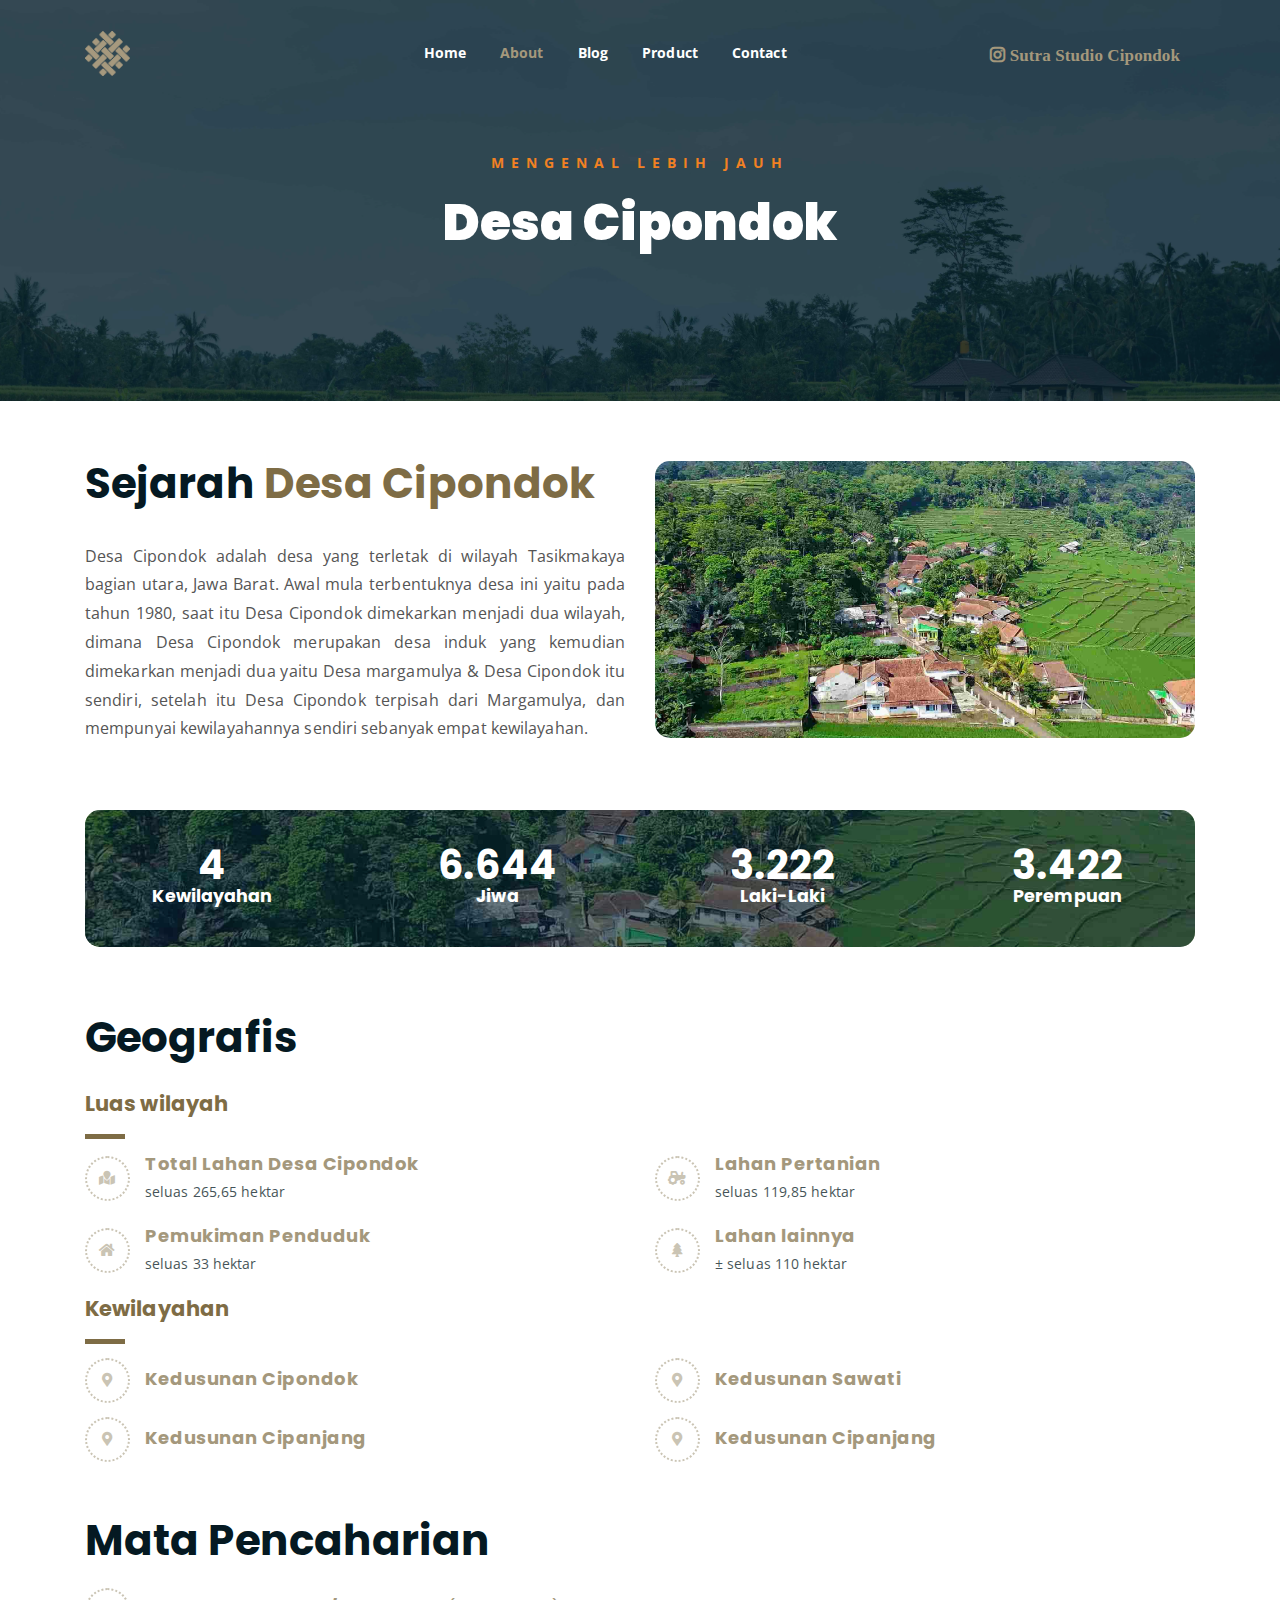
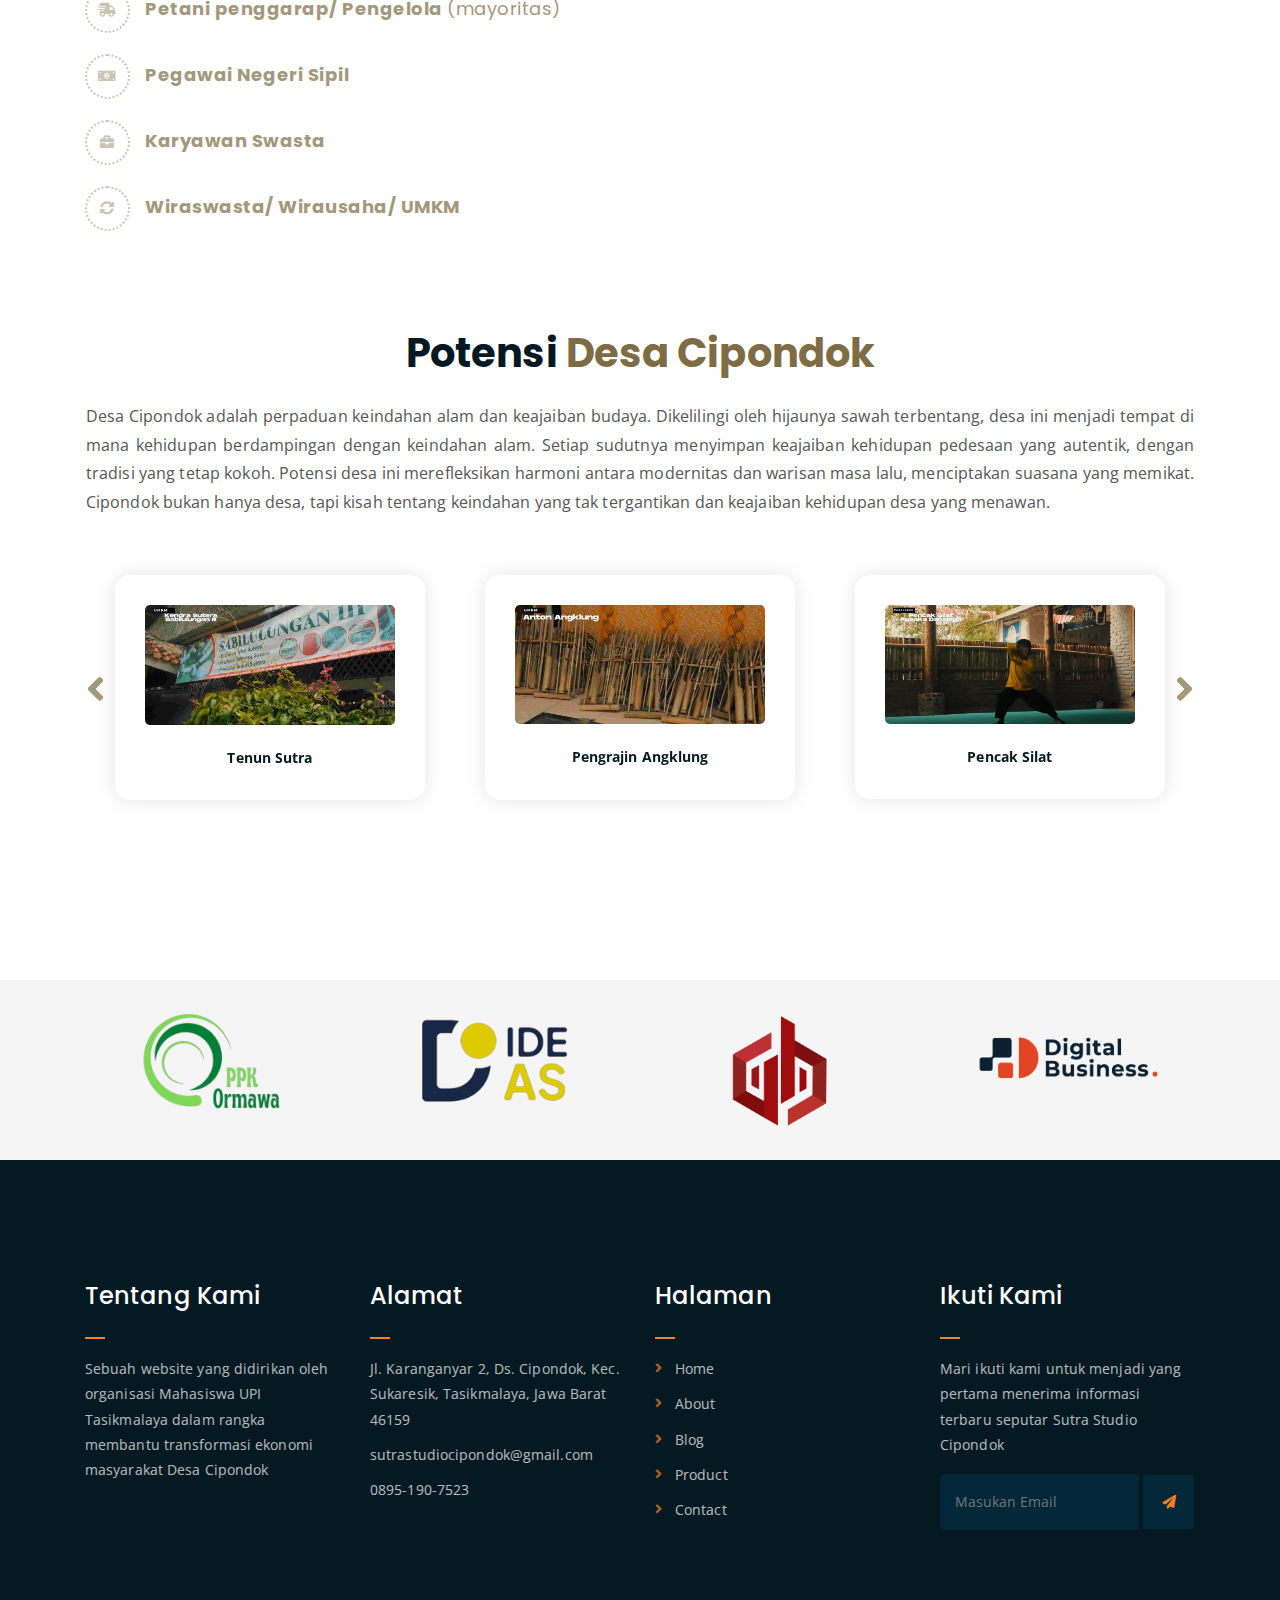
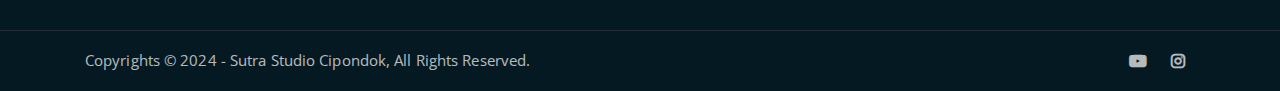
<file: about.html>
<!DOCTYPE html>
<html lang="en">
<head>
	<meta charset="UTF-8">
	<meta http-equiv="X-UA-Compatible" content="IE=edge">
	<meta name="viewport" content="width=device-width, initial-scale=1">
	<meta name="description" content="Responsive Bootstrap4 Shop Template, Created by Imran Hossain from https://imransdesign.com/">

	<!-- title -->
	<title>Seputar Desa Cipondok</title>

	<!-- favicon -->
	<link rel="shortcut icon" type="image/png" href="assets/img/company-logos/logo.png">
	<!-- google font -->
	<link href="https://fonts.googleapis.com/css?family=Open+Sans:300,400,700" rel="stylesheet">
	<link href="https://fonts.googleapis.com/css?family=Poppins:400,700&display=swap" rel="stylesheet">
	<!-- fontawesome -->
	<link rel="stylesheet" href="assets/css/all.min.css">
	<!-- bootstrap -->
	<link rel="stylesheet" href="assets/bootstrap/css/bootstrap.min.css">
	<!-- owl carousel -->
	<link rel="stylesheet" href="assets/css/owl.carousel.css">
	<!-- magnific popup -->
	<link rel="stylesheet" href="assets/css/magnific-popup.css">
	<!-- animate css -->
	<link rel="stylesheet" href="assets/css/animate.css">
	<!-- mean menu css -->
	<link rel="stylesheet" href="assets/css/meanmenu.min.css">
	<!-- main style -->
	<link rel="stylesheet" href="assets/css/main.css">
	<!-- responsive -->
	<link rel="stylesheet" href="assets/css/responsive.css">

	<link rel="stylesheet" href="css/test.css">

	<style>
		html {
			margin-right: 0;
			margin-left: 0;
			padding-right: 0;
			padding-left: 0;
		}
	</style>

</head>
<body>
	
 
	
	<!-- HEADERy -->
	<div class="top-header-area" id="sticker">
		<div class="container">
			<div class="row">
				<div class="col-lg-12 col-sm-12">
					<div class="main-menu-wrap">
						<!-- logo -->
						<div class="site-logo">
							<a href="index.html">
								<img src="assets/img/company-logos/logo.png" width="30%" alt="">
							</a>
						</div>
						<!-- end logo -->
						<!-- navbar menu start -->
						<nav class="main-menu text-center">
							<ul>
								<li><a href="index.html">Home</a></li>
								<li class="current-list-item"><a href="about.html">About</a></li>
								<li><a href="news.php">Blog</a></li>
								<li><a href="shop.html">Product</a></li>
								<li><a href="contact.html">Contact</a></li>
								<li>
									<div class="header-icons">
										<a href="https://www.instagram.com/sutrastudio.cipondok?utm_source=ig_web_button_share_sheet&igsh=ZDNlZDc0MzIxNw==">
										<i class="fab fa-instagram"> Sutra Studio Cipondok</i></a>
									</div>
								</li>
							</ul>
						</nav>
 
						<div class="mobile-menu"></div>
						<!-- navbar menu end -->
					</div>
				</div>
			</div>
		</div>
	</div>
	<!-- end HEADER -->

	<!-- search area -->
	<div class="search-area">
		<div class="container">
			<div class="row">
				<div class="col-lg-12">
					<span class="close-btn"><i class="fas fa-window-close"></i></span>
					<div class="search-bar">
						<div class="search-bar-tablecell">
							<h3>Search For:</h3>
							<input type="text" placeholder="Keywords">
							<button type="submit">Search <i class="fas fa-search"></i></button>
						</div>
					</div>
				</div>
			</div>
		</div>
	</div>
	<!-- end search arewa -->
	
	<!-- BOTTOM HEADER section -->
	<div class="breadcrumb-section cipondok-bg">
		<div class="container">
			<div class="row">
				<div class="col-lg-8 offset-lg-2 text-center">
					<div class="breadcrumb-text">
						<p>Mengenal Lebih Jauh</p>
						<h1>Desa Cipondok</h1>
					</div>
				</div>
			</div>
		</div>
	</div>
	<!-- end BOTTOM HEADER section -->

	<!-- SEJARAH section -->
	<section class="cart-banner">
    	<div class="container">
        	<div class="row clearfix">
                <!--Content Column-->
                <div class="content-column col-lg-6">
					<h2>Sejarah <span class="orange-text">Desa Cipondok</span></h2>
                    <div class="text">Desa Cipondok adalah desa yang terletak di wilayah Tasikmakaya bagian utara, Jawa Barat. Awal mula terbentuknya desa ini yaitu pada tahun 1980, saat itu Desa Cipondok dimekarkan menjadi dua wilayah, dimana Desa Cipondok merupakan desa induk yang kemudian dimekarkan menjadi dua yaitu Desa margamulya & Desa Cipondok itu sendiri, setelah itu Desa Cipondok terpisah dari Margamulya, dan mempunyai kewilayahannya sendiri sebanyak empat kewilayahan.</div>
                </div>
            	<!--Image Column-->
            	<div class="image-column col-lg-6">
                	<div class="image">
                    	<img src="assets/img/cipondok-one.jpg" alt="">
                    </div>
                </div>
            </div>
        </div>
    </section>
    <!-- end SEJARAH section -->

	<!-- DEMOGRAFI section -->
	<section class="cta-section my-5">
		<div class="container">
			<div class="cta position-relative">
				<div class="row">
					<div class="col-lg-3 col-md-6 col-sm-6">
						<div class="counter-stat">
							<i class="icofont-doctor"></i>
							<span class="h3">4</span>
							<h5>Kewilayahan</h5>
						</div>
					</div>
					<div class="col-lg-3 col-md-6 col-sm-6">
						<div class="counter-stat">
							<i class="icofont-flag"></i>
							<span class="h3">6.644</span>
							<h5>Jiwa</h5>
						</div>
					</div>
					
					<div class="col-lg-3 col-md-6 col-sm-6">
						<div class="counter-stat">
							<i class="icofont-badge"></i>
							<span class="h3">3.222</span>
							<h5>Laki-Laki</h5>
						</div>
					</div>
					<div class="col-lg-3 col-md-6 col-sm-6">
						<div class="counter-stat">
							<i class="icofont-globe"></i>
							<span class="h3">3.422</span>
							<h5>Perempuan</h5>
						</div>
					</div>
				</div>
			</div>
		</div>	
	</section>
	<!-- end DEMOGRAFI section -->

	<!-- GEOGRAFIS section -->
	<div class="feature-bg">
		<div class="container">
			<div class="row">
				<div class="container">
					<div class="featured-text">
						<!-- geografis-luas wilayah -->
						<h2 class="pb-3">Geografis</h2>
						<h4 style="color: #7e6c45;">Luas wilayah</h4>
						<div class="divider mb-3"></div>
						<div class="row">
							<div class="col-lg-6 col-md-6 mb-4">
								<div class="list-box d-flex">
									<div class="list-icon">
										<i class="fas fa-map-marked"></i>
									</div>
									<div class="content">
										<h5>Total Lahan Desa Cipondok</h5>
										<p>seluas 265,65 hektar</p>
									</div>
								</div>
							</div>
							<div class="col-lg-6 col-md-6 mb-4">
								<div class="list-box d-flex">
									<div class="list-icon">
										<i class="fas fa-tractor"></i>
									</div>
									<div class="content">
										<h5>Lahan Pertanian</h5>
										<p>seluas 119,85 hektar</p>
									</div>
								</div>
							</div>
							<div class="col-lg-6 col-md-6 mb-4">
								<div class="list-box d-flex">
									<div class="list-icon">
										<i class="fas fa-home"></i>
									</div>
									<div class="content">
										<h5>Pemukiman Penduduk</h5>
										<p>seluas 33 hektar</p>
									</div>
								</div>
							</div>
							<div class="col-lg-6 col-md-6 mb-4">
								<div class="list-box d-flex">
									<div class="list-icon">
										<i class="fas fa-tree"></i>
									</div>
									<div class="content">
										<h5>Lahan lainnya</h5>
										<p>± seluas 110 hektar</p>
									</div>
								</div>
							</div>
						</div>
						<!-- end geografis-luas wilayah -->
						<!-- geografis-kewilayahan -->
						<h4 style="color: #7e6c45;">Kewilayahan</h4>
						<div class="divider mb-3"></div>
						<div class="row pb-5">
							<div class="col-lg-6 col-md-6 mb-3">
								<div class="list-box d-flex">
									<div class="list-icon">
										<i class="fas fa-map-marker-alt"></i>
									</div>
									<div class="content">
										<h5>Kedusunan Cipondok</h5>
									</div>
								</div>
							</div>
							<div class="col-lg-6 col-md-6 mb-3">
								<div class="list-box d-flex">
									<div class="list-icon">
										<i class="fas fa-map-marker-alt"></i>
									</div>
									<div class="content">
										<h5>Kedusunan Sawati</h5>
									</div>
								</div>
							</div>
							<div class="col-lg-6 col-md-6 mb-3">
								<div class="list-box d-flex">
									<div class="list-icon">
										<i class="fas fa-map-marker-alt"></i>
									</div>
									<div class="content">
										<h5>Kedusunan Cipanjang</h5>
									</div>
								</div>
							</div>
							<div class="col-lg-6 col-md-6 mb-3">
								<div class="list-box d-flex">
									<div class="list-icon">
										<i class="fas fa-map-marker-alt"></i>
									</div>
									<div class="content">
										<h5>Kedusunan Cipanjang</h5>
									</div>
								</div>
							</div>
						</div>
						<!-- end geografis-kewilayahan -->
					</div>
				</div>
			</div>
		</div>
	</div>
	<!-- end GEOGRAFIS section -->

	<!-- MATA PENCAHARIAN section -->
	<div class="featured-bg">
		<div class="container">
			<div class="row">
				<div class="col-lg-7">
					<div class="featured-text">
						<h2 class="pb-2">Mata Pencaharian</h2>
						<div class="list-box mb-4">
							<div class="list-icon">
								<i class="fas fa-shipping-fast"></i>
							</div>
							<div class="content">
								<h5>Petani penggarap/ Pengelola <span style="font-weight: lighter;">(mayoritas)</span></h5>
							</div>
						</div>
						<div class="list-box mb-4">
							<div class="list-icon">
								<i class="fas fa-money-bill-alt"></i>
							</div>
							<div class="content">
								<h5>Pegawai Negeri Sipil</h5>
							</div>
						</div>
						<div class="list-box mb-4">
							<div class="list-icon">
								<i class="fas fa-briefcase"></i>
							</div>
							<div class="content">
								<h5>Karyawan Swasta</h5>
							</div>
						</div>
						<div class="list-box mb-4">
							<div class="list-icon">
								<i class="fas fa-sync-alt"></i>
							</div>
							<div class="content">
								<h5>Wiraswasta/ Wirausaha/ UMKM</h5>
							</div>
						</div>
					</div>
				</div>
			</div>
		</div>
	</div>
	<!-- end MATA PENCAHARIAN section -->

	<!-- POTENSI DESA section -->
	<div class="product-section mb-150 mt-30">
		<div class="container">
			<div class="row">
				<div class="text-center">
					<div class="section2-title">
						<h3>Potensi <span class="orange-text">Desa Cipondok</span></h3>
						<p>Desa Cipondok adalah perpaduan keindahan alam dan keajaiban budaya. Dikelilingi oleh hijaunya sawah terbentang, desa ini menjadi tempat di mana kehidupan berdampingan dengan keindahan alam. Setiap sudutnya menyimpan keajaiban kehidupan pedesaan yang autentik, dengan tradisi yang tetap kokoh. Potensi desa ini merefleksikan harmoni antara modernitas dan warisan masa lalu, menciptakan suasana yang memikat. Cipondok bukan hanya desa, tapi kisah tentang keindahan yang tak tergantikan dan keajaiban kehidupan desa yang menawan.</p>
					</div>
				</div>
			</div>
			<section>
				<!-- serikultur slider -->
				<div class="serikultur-slider mt-5">
					<!-- single home slider -->
						<div class="container">
							<div class="col-lg-12 col-md-12 text-center">
								<div class="single-product-item">
									<div class="product-image">
										<a><img src="assets/img/sutra.jpg" alt=""></a>
									</div>
									<p>Tenun Sutra</p>
								</div>
							</div>
						</div>
					<!-- single home slider -->
						<div class="container">
							<div class="col-lg-12 col-md-12 text-center">
								<div class="single-product-item">
									<div class="product-image">
										<a><img src="assets/img/angklung.jpg" alt=""></a>
									</div>
									<p>Pengrajin Angklung</p>
								</div>
							</div>
						</div>
					<!-- single home slider --> 
						<div class="container">
							<div class="col-lg-12 col-md-12 text-center">
								<div class="single-product-item">
									<div class="product-image">
										<a><img src="assets/img/pencak-silat.jpg" alt=""></a>
									</div>
									<p>Pencak Silat</p>
								</div>
							</div>
						</div>
					<!-- single home slider --> 
						<div class="container">
							<div class="col-lg-12 col-md-12 text-center">
								<div class="single-product-item">
									<div class="product-image">
										<a><img src="assets/img/olahan-makanan.jpg" alt=""></a>
									</div>
									<p>Olahan Makanan</p>
								</div>
							</div>
						</div>
				</div>
				<!-- end home page slider -->
			</section>
		</div>
	</div>
	<!-- end POTENSI DESA section -->

	<!-- LOGO LEMBAGA carousel -->
	<div class="logo-carousel-section">
		<div class="container">
			<div class="row">
				<div class="col-lg-12">
					<div class="logo-carousel-inner">
						<div class="single-logo-item">
							<img src="assets/img/company-logos/1.png" alt="">
						</div>
						<div class="single-logo-item">
							<img src="assets/img/company-logos/2.png" alt="">
						</div>
						<div class="single-logo-item">
							<img src="assets/img/company-logos/3.png" alt="">
						</div>
						<div class="single-logo-item">
							<img src="assets/img/company-logos/4.png" alt="">
						</div>
						<div class="single-logo-item">
							<img src="assets/img/company-logos/5.png" alt="">
						</div>
					</div>
				</div>
			</div>
		</div>
	</div>
	<!-- end LOGO LEMBAGA carousel -->

	<!-- FOOTER -->
	<div class="footer-area">
		<div class="container">
			<div class="row">
				<div class="col-lg-3 col-md-6">
					<div class="footer-box about-widget">
						<h2 class="widget-title" style="padding-top: 5%;">Tentang Kami</h2>
						<p>Sebuah website yang didirikan oleh organisasi Mahasiswa UPI Tasikmalaya dalam rangka membantu transformasi ekonomi masyarakat Desa Cipondok</p>
					</div>
				</div>
				<div class="col-lg-3 col-md-6">
					<div class="footer-box get-in-touch">
						<h2 class="widget-title" style="padding-top: 5%;">Alamat</h2>
						<ul>
							<li>Jl. Karanganyar 2, Ds. Cipondok, Kec. Sukaresik, Tasikmalaya, Jawa Barat<br>46159</li>
							<li>sutrastudiocipondok@gmail.com</li>
							<li>0895-190-7523</li>
						</ul>
					</div>
				</div>
				<div class="col-lg-3 col-md-6">
					<div class="footer-box pages">
						<h2 class="widget-title" style="padding-top: 5%;">Halaman</h2>
						<ul>
							<li><a href="index.html">Home</a></li>
							<li><a href="about.html">About</a></li>
							<li><a href="news.php">Blog</a></li>
							<li><a href="shop.html">Product</a></li>
							<li><a href="contact.html">Contact</a></li>
						</ul>
					</div>
				</div>
				<div class="col-lg-3 col-md-6">
					<div class="footer-box subscribe">
						<h2 class="widget-title" style="padding-top: 5%;">Ikuti Kami</h2>
						<p></p>
						<form action="index.html"><p>Mari ikuti kami untuk menjadi yang pertama menerima informasi terbaru seputar Sutra Studio Cipondok</p>
							<input type="email" placeholder="Masukan Email">
							<button type="submit"><i class="fas fa-paper-plane"></i></button>
						</form>
					</div>
				</div>
			</div>
		</div>
	</div>
	<!-- end FOOTER -->
	
	<!-- COPYRIGHT -->
	<div class="copyright">
		<div class="container">
			<div class="row">
				<div class="col-lg-6 col-md-12">
					<p>Copyrights &copy; 2024 - Sutra Studio Cipondok</a>,  All Rights Reserved.</p>
				</div>
				<div class="col-lg-6 text-right col-md-12">
					<div class="social-icons">
						<ul>
							<li><a href="https://www.youtube.com/watch?v=l3mM6C6HcSo" target="_blank">
								<i class="fab fa-youtube"></i></a></li>
							<li><a href="https://www.instagram.com/sutrastudio.cipondok?utm_source=ig_web_button_share_sheet&igsh=ZDNlZDc0MzIxNw==" target="_blank">
								<i class="fab fa-instagram"></i></a></li>
						</ul>
					</div>
				</div>
			</div>
		</div>
	</div>
	<!-- end COPYRIGHT -->

    <!-- Counterup -->
    <script src="js/jquery/jquery.js"></script>
    
    <script src="js/counterup/jquery.easing.js"></script>
	<script src="js/jquery/jquery.js"></script>
    <script src="js/counterup/jquery.counterup.min.js"></script>
	
	<!-- jquery -->
	<script src="assets/js/jquery-1.11.3.min.js"></script>
	<script src="js/scriptt.js"></script>
	<!-- bootstrap -->
	<script src="assets/bootstrap/js/bootstrap.min.js"></script>
	<!-- count down -->
	<script src="assets/js/jquery.countdown.js"></script>
	<!-- isotope -->
	<script src="assets/js/jquery.isotope-3.0.6.min.js"></script>
	<!-- waypoints -->
	<script src="assets/js/waypoints.js"></script>
	<!-- owl carousel -->
	<script src="assets/js/owl.carousel.min.js"></script>
	<!-- magnific popup -->
	<script src="assets/js/jquery.magnific-popup.min.js"></script>
	<!-- mean menu -->
	<script src="assets/js/jquery.meanmenu.min.js"></script>
	<!-- sticker js -->
	<script src="assets/js/sticker.js"></script>
	<!-- main js -->
	<script src="assets/js/main.js"></script>

	<script src="js/scriptt.js"></script>

</body>
</html>
</file>
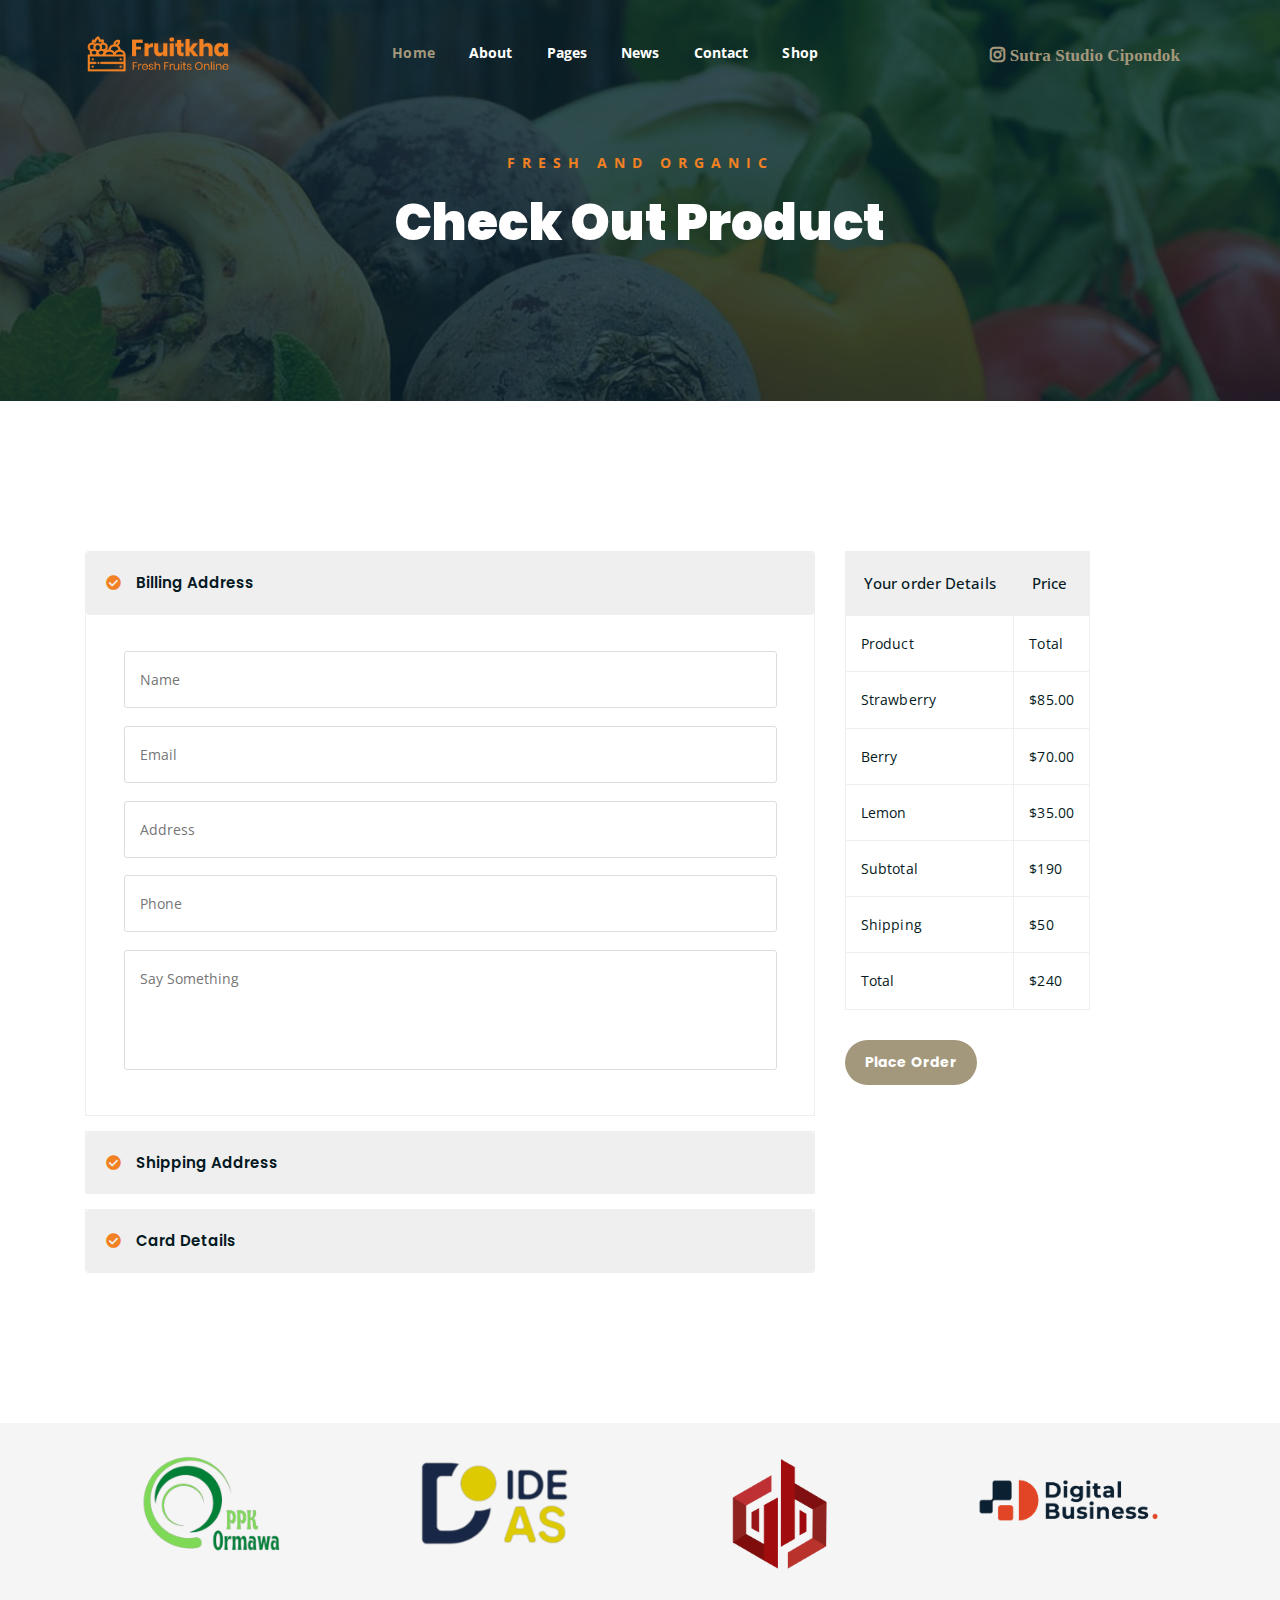
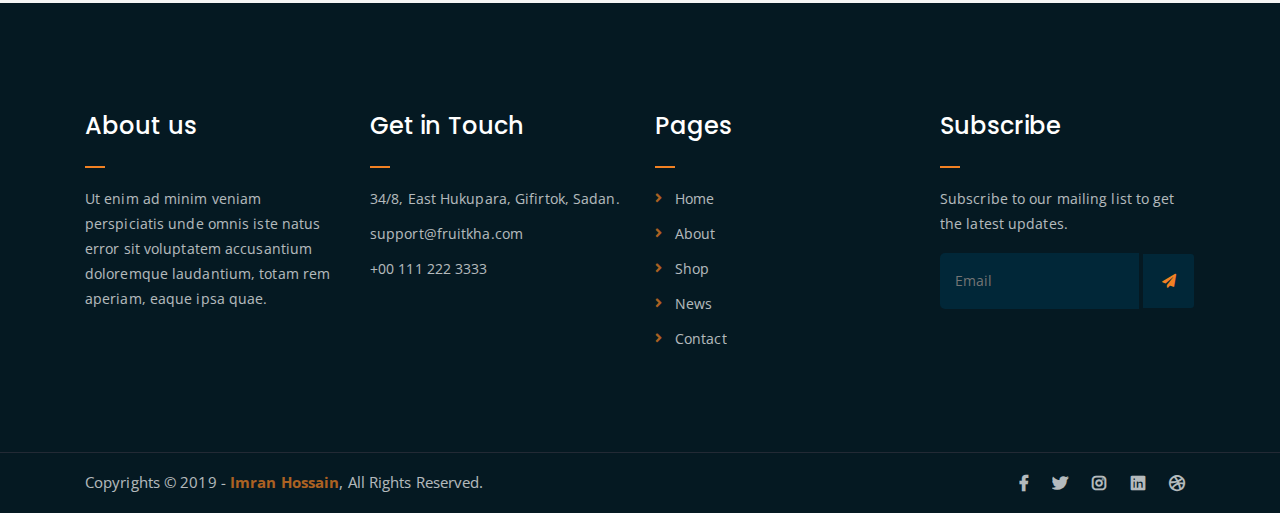
<file: checkout.html>
<!DOCTYPE html>
<html lang="en">
  <head>
    <meta charset="UTF-8" />
    <meta http-equiv="X-UA-Compatible" content="IE=edge" />
    <meta name="viewport" content="width=device-width, initial-scale=1" />
    <meta
      name="description"
      content="Responsive Bootstrap4 Shop Template, Created by Imran Hossain from https://imransdesign.com/"
    />

    <!-- title -->
    <title>Check Out</title>

    <!-- favicon -->
    <link rel="shortcut icon" type="image/png" href="assets/img/favicon.png" />
    <!-- google font -->
    <link
      href="https://fonts.googleapis.com/css?family=Open+Sans:300,400,700"
      rel="stylesheet"
    />
    <link
      href="https://fonts.googleapis.com/css?family=Poppins:400,700&display=swap"
      rel="stylesheet"
    />
    <!-- fontawesome -->
    <link rel="stylesheet" href="assets/css/all.min.css" />
    <!-- bootstrap -->
    <link rel="stylesheet" href="assets/bootstrap/css/bootstrap.min.css" />
    <!-- owl carousel -->
    <link rel="stylesheet" href="assets/css/owl.carousel.css" />
    <!-- magnific popup -->
    <link rel="stylesheet" href="assets/css/magnific-popup.css" />
    <!-- animate css -->
    <link rel="stylesheet" href="assets/css/animate.css" />
    <!-- mean menu css -->
    <link rel="stylesheet" href="assets/css/meanmenu.min.css" />
    <!-- main style -->
    <link rel="stylesheet" href="assets/css/main.css" />
    <!-- responsive -->
    <link rel="stylesheet" href="assets/css/responsive.css" />
  </head>
  <body>
    <!-- header -->
    <div class="top-header-area" id="sticker">
      <div class="container">
        <div class="row">
          <div class="col-lg-12 col-sm-12 text-center">
            <div class="main-menu-wrap">
              <!-- logo -->
              <div class="site-logo">
                <a href="index.html">
                  <img src="assets/img/logo.png" alt="" />
                </a>
              </div>
              <!-- logo -->

              <!-- menu start -->
              <nav class="main-menu">
                <ul>
                  <li class="current-list-item">
                    <a href="#">Home</a>
                    <ul class="sub-menu">
                      <li><a href="index.html">Static Home</a></li>
                      <li><a href="index_2.html">Slider Home</a></li>
                    </ul>
                  </li>
                  <li><a href="about.html">About</a></li>
                  <li>
                    <a href="#">Pages</a>
                    <ul class="sub-menu">
                      <li><a href="404.html">404 page</a></li>
                      <li><a href="about.html">About</a></li>
                      <li><a href="cart.html">Cart</a></li>
                      <li><a href="checkout.html">Check Out</a></li>
                      <li><a href="contact.html">Contact</a></li>
                      <li><a href="news.html">News</a></li>
                      <li><a href="shop.html">Shop</a></li>
                    </ul>
                  </li>
                  <li>
                    <a href="news.html">News</a>
                    <ul class="sub-menu">
                      <li><a href="news.html">News</a></li>
                      <li><a href="single-news.html">Single News</a></li>
                    </ul>
                  </li>
                  <li><a href="contact.html">Contact</a></li>
                  <li>
                    <a href="shop.html">Shop</a>
                    <ul class="sub-menu">
                      <li><a href="shop.html">Shop</a></li>
                      <li><a href="checkout.html">Check Out</a></li>
                      <li><a href="single-product.html">Single Product</a></li>
                      <li><a href="cart.html">Cart</a></li>
                    </ul>
                  </li>
                  <li>
                    <div class="header-icons">
                      <div class="header-icons">
                        <a
                          href="https://www.instagram.com/sutrastudio.cipondok?utm_source=ig_web_button_share_sheet&igsh=ZDNlZDc0MzIxNw=="
                        >
                          <i class="fab fa-instagram">
                            Sutra Studio Cipondok</i
                          ></a
                        >
                      </div>
                    </div>
                  </li>
                </ul>
              </nav>

              <div class="mobile-menu"></div>
              <!-- menu end -->
            </div>
          </div>
        </div>
      </div>
    </div>
    <!-- end header -->

    <!-- search area -->
    <div class="search-area">
      <div class="container">
        <div class="row">
          <div class="col-lg-12">
            <span class="close-btn"><i class="fas fa-window-close"></i></span>
            <div class="search-bar">
              <div class="search-bar-tablecell">
                <h3>Search For:</h3>
                <input type="text" placeholder="Keywords" />
                <button type="submit">
                  Search <i class="fas fa-search"></i>
                </button>
              </div>
            </div>
          </div>
        </div>
      </div>
    </div>
    <!-- end search arewa -->

    <!-- breadcrumb-section -->
    <div class="breadcrumb-section breadcrumb-bg">
      <div class="container">
        <div class="row">
          <div class="col-lg-8 offset-lg-2 text-center">
            <div class="breadcrumb-text">
              <p>Fresh and Organic</p>
              <h1>Check Out Product</h1>
            </div>
          </div>
        </div>
      </div>
    </div>
    <!-- end breadcrumb section -->

    <!-- check out section -->
    <div class="checkout-section mt-150 mb-150">
      <div class="container">
        <div class="row">
          <div class="col-lg-8">
            <div class="checkout-accordion-wrap">
              <div class="accordion" id="accordionExample">
                <div class="card single-accordion">
                  <div class="card-header" id="headingOne">
                    <h5 class="mb-0">
                      <button
                        class="btn btn-link"
                        type="button"
                        data-toggle="collapse"
                        data-target="#collapseOne"
                        aria-expanded="true"
                        aria-controls="collapseOne"
                      >
                        Billing Address
                      </button>
                    </h5>
                  </div>

                  <div
                    id="collapseOne"
                    class="collapse show"
                    aria-labelledby="headingOne"
                    data-parent="#accordionExample"
                  >
                    <div class="card-body">
                      <div class="billing-address-form">
                        <form action="index.html">
                          <p><input type="text" placeholder="Name" /></p>
                          <p><input type="email" placeholder="Email" /></p>
                          <p><input type="text" placeholder="Address" /></p>
                          <p><input type="tel" placeholder="Phone" /></p>
                          <p>
                            <textarea
                              name="bill"
                              id="bill"
                              cols="30"
                              rows="10"
                              placeholder="Say Something"
                            ></textarea>
                          </p>
                        </form>
                      </div>
                    </div>
                  </div>
                </div>
                <div class="card single-accordion">
                  <div class="card-header" id="headingTwo">
                    <h5 class="mb-0">
                      <button
                        class="btn btn-link collapsed"
                        type="button"
                        data-toggle="collapse"
                        data-target="#collapseTwo"
                        aria-expanded="false"
                        aria-controls="collapseTwo"
                      >
                        Shipping Address
                      </button>
                    </h5>
                  </div>
                  <div
                    id="collapseTwo"
                    class="collapse"
                    aria-labelledby="headingTwo"
                    data-parent="#accordionExample"
                  >
                    <div class="card-body">
                      <div class="shipping-address-form">
                        <p>Your shipping address form is here.</p>
                      </div>
                    </div>
                  </div>
                </div>
                <div class="card single-accordion">
                  <div class="card-header" id="headingThree">
                    <h5 class="mb-0">
                      <button
                        class="btn btn-link collapsed"
                        type="button"
                        data-toggle="collapse"
                        data-target="#collapseThree"
                        aria-expanded="false"
                        aria-controls="collapseThree"
                      >
                        Card Details
                      </button>
                    </h5>
                  </div>
                  <div
                    id="collapseThree"
                    class="collapse"
                    aria-labelledby="headingThree"
                    data-parent="#accordionExample"
                  >
                    <div class="card-body">
                      <div class="card-details">
                        <p>Your card details goes here.</p>
                      </div>
                    </div>
                  </div>
                </div>
              </div>
            </div>
          </div>

          <div class="col-lg-4">
            <div class="order-details-wrap">
              <table class="order-details">
                <thead>
                  <tr>
                    <th>Your order Details</th>
                    <th>Price</th>
                  </tr>
                </thead>
                <tbody class="order-details-body">
                  <tr>
                    <td>Product</td>
                    <td>Total</td>
                  </tr>
                  <tr>
                    <td>Strawberry</td>
                    <td>$85.00</td>
                  </tr>
                  <tr>
                    <td>Berry</td>
                    <td>$70.00</td>
                  </tr>
                  <tr>
                    <td>Lemon</td>
                    <td>$35.00</td>
                  </tr>
                </tbody>
                <tbody class="checkout-details">
                  <tr>
                    <td>Subtotal</td>
                    <td>$190</td>
                  </tr>
                  <tr>
                    <td>Shipping</td>
                    <td>$50</td>
                  </tr>
                  <tr>
                    <td>Total</td>
                    <td>$240</td>
                  </tr>
                </tbody>
              </table>
              <a href="#" class="boxed-btn">Place Order</a>
            </div>
          </div>
        </div>
      </div>
    </div>
    <!-- end check out section -->

    <!-- logo carousel -->
    <div class="logo-carousel-section">
      <div class="container">
        <div class="row">
          <div class="col-lg-12">
            <div class="logo-carousel-inner">
              <div class="single-logo-item">
                <img src="assets/img/company-logos/1.png" alt="" />
              </div>
              <div class="single-logo-item">
                <img src="assets/img/company-logos/2.png" alt="" />
              </div>
              <div class="single-logo-item">
                <img src="assets/img/company-logos/3.png" alt="" />
              </div>
              <div class="single-logo-item">
                <img src="assets/img/company-logos/4.png" alt="" />
              </div>
              <div class="single-logo-item">
                <img src="assets/img/company-logos/5.png" alt="" />
              </div>
            </div>
          </div>
        </div>
      </div>
    </div>
    <!-- end logo carousel -->

    <!-- footer -->
    <div class="footer-area">
      <div class="container">
        <div class="row">
          <div class="col-lg-3 col-md-6">
            <div class="footer-box about-widget">
              <h2 class="widget-title">About us</h2>
              <p>
                Ut enim ad minim veniam perspiciatis unde omnis iste natus error
                sit voluptatem accusantium doloremque laudantium, totam rem
                aperiam, eaque ipsa quae.
              </p>
            </div>
          </div>
          <div class="col-lg-3 col-md-6">
            <div class="footer-box get-in-touch">
              <h2 class="widget-title">Get in Touch</h2>
              <ul>
                <li>34/8, East Hukupara, Gifirtok, Sadan.</li>
                <li>support@fruitkha.com</li>
                <li>+00 111 222 3333</li>
              </ul>
            </div>
          </div>
          <div class="col-lg-3 col-md-6">
            <div class="footer-box pages">
              <h2 class="widget-title">Pages</h2>
              <ul>
                <li><a href="index.html">Home</a></li>
                <li><a href="about.html">About</a></li>
                <li><a href="services.html">Shop</a></li>
                <li><a href="news.html">News</a></li>
                <li><a href="contact.html">Contact</a></li>
              </ul>
            </div>
          </div>
          <div class="col-lg-3 col-md-6">
            <div class="footer-box subscribe">
              <h2 class="widget-title">Subscribe</h2>
              <p>Subscribe to our mailing list to get the latest updates.</p>
              <form action="index.html">
                <input type="email" placeholder="Email" />
                <button type="submit">
                  <i class="fas fa-paper-plane"></i>
                </button>
              </form>
            </div>
          </div>
        </div>
      </div>
    </div>
    <!-- end footer -->

    <!-- copyright -->
    <div class="copyright">
      <div class="container">
        <div class="row">
          <div class="col-lg-6 col-md-12">
            <p>
              Copyrights &copy; 2019 -
              <a href="https://imransdesign.com/">Imran Hossain</a>, All Rights
              Reserved.
            </p>
          </div>
          <div class="col-lg-6 text-right col-md-12">
            <div class="social-icons">
              <ul>
                <li>
                  <a href="#" target="_blank"
                    ><i class="fab fa-facebook-f"></i
                  ></a>
                </li>
                <li>
                  <a href="#" target="_blank"><i class="fab fa-twitter"></i></a>
                </li>
                <li>
                  <a href="#" target="_blank"
                    ><i class="fab fa-instagram"></i
                  ></a>
                </li>
                <li>
                  <a href="#" target="_blank"
                    ><i class="fab fa-linkedin"></i
                  ></a>
                </li>
                <li>
                  <a href="#" target="_blank"
                    ><i class="fab fa-dribbble"></i
                  ></a>
                </li>
              </ul>
            </div>
          </div>
        </div>
      </div>
    </div>
    <!-- end copyright -->

    <!-- jquery -->
    <script src="assets/js/jquery-1.11.3.min.js"></script>
    <!-- bootstrap -->
    <script src="assets/bootstrap/js/bootstrap.min.js"></script>
    <!-- count down -->
    <script src="assets/js/jquery.countdown.js"></script>
    <!-- isotope -->
    <script src="assets/js/jquery.isotope-3.0.6.min.js"></script>
    <!-- waypoints -->
    <script src="assets/js/waypoints.js"></script>
    <!-- owl carousel -->
    <script src="assets/js/owl.carousel.min.js"></script>
    <!-- magnific popup -->
    <script src="assets/js/jquery.magnific-popup.min.js"></script>
    <!-- mean menu -->
    <script src="assets/js/jquery.meanmenu.min.js"></script>
    <!-- sticker js -->
    <script src="assets/js/sticker.js"></script>
    <!-- main js -->
    <script src="assets/js/main.js"></script>
  </body>
</html>
</file>
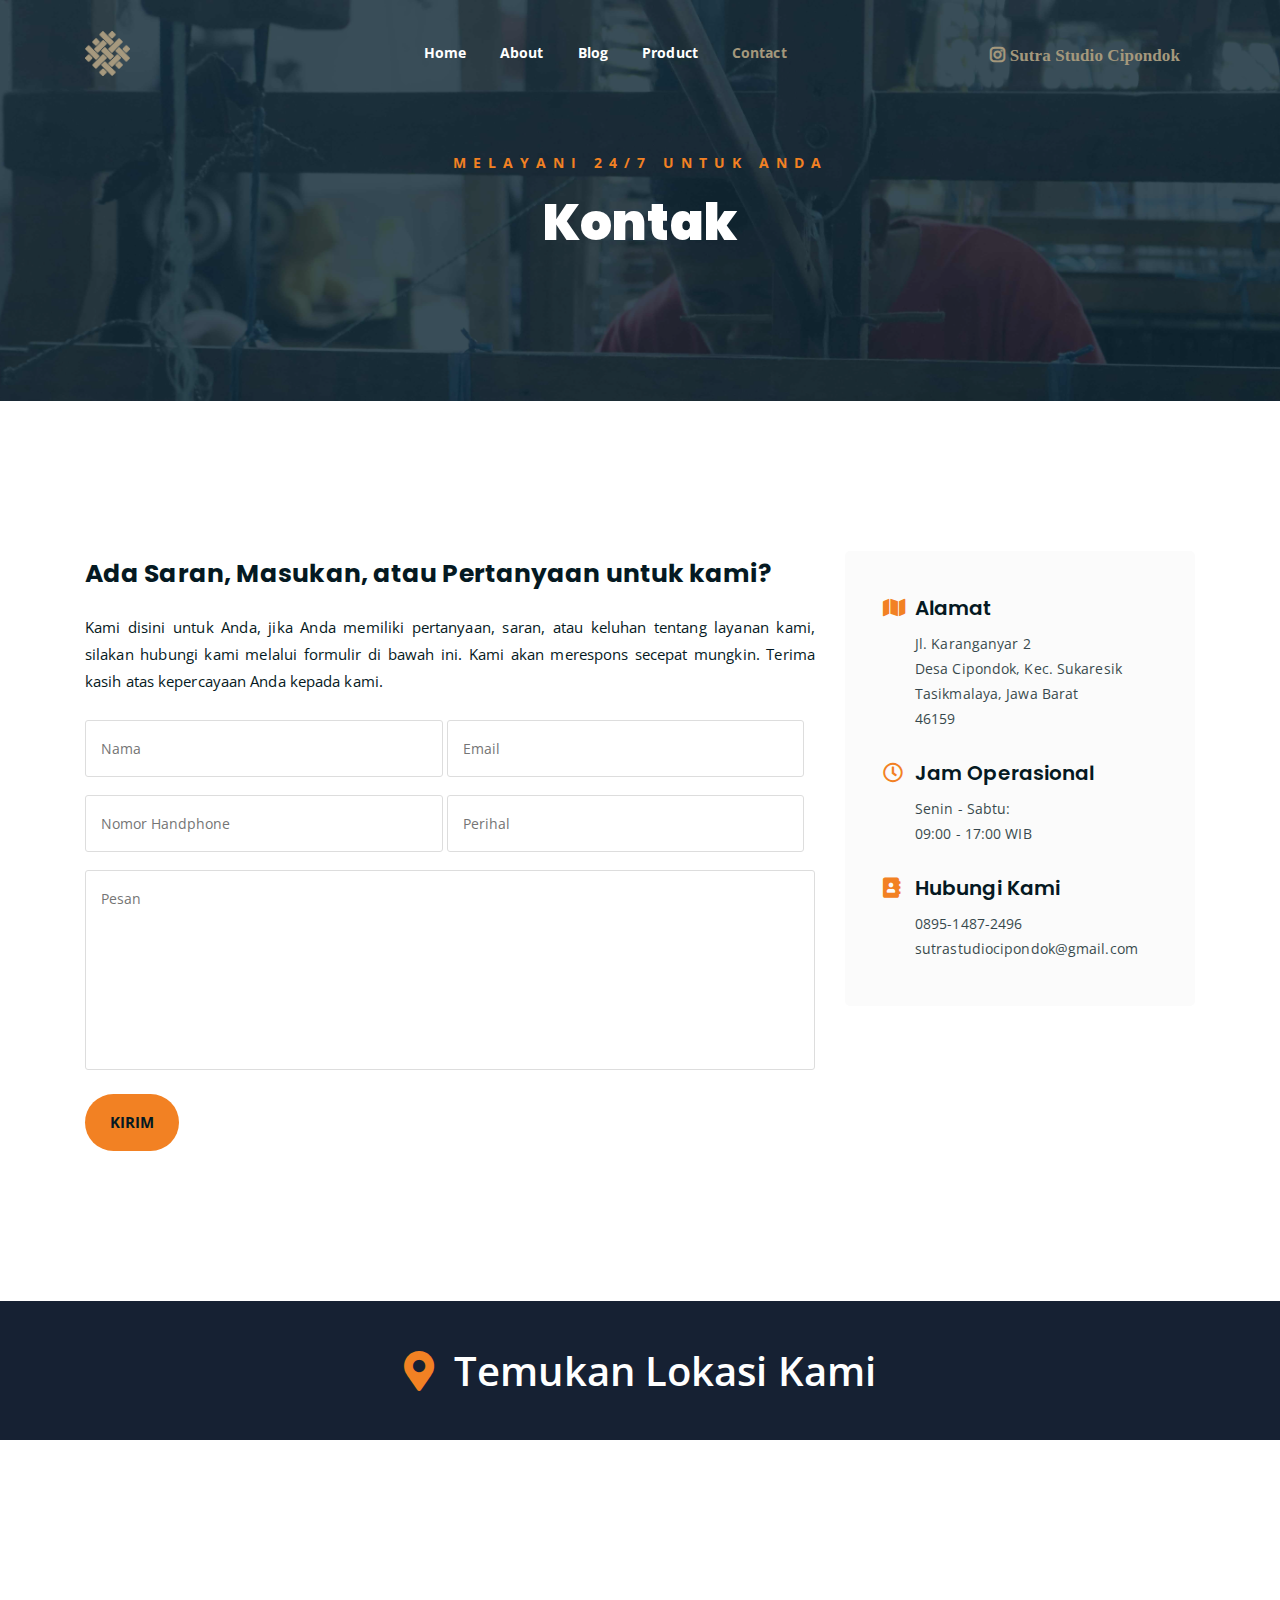
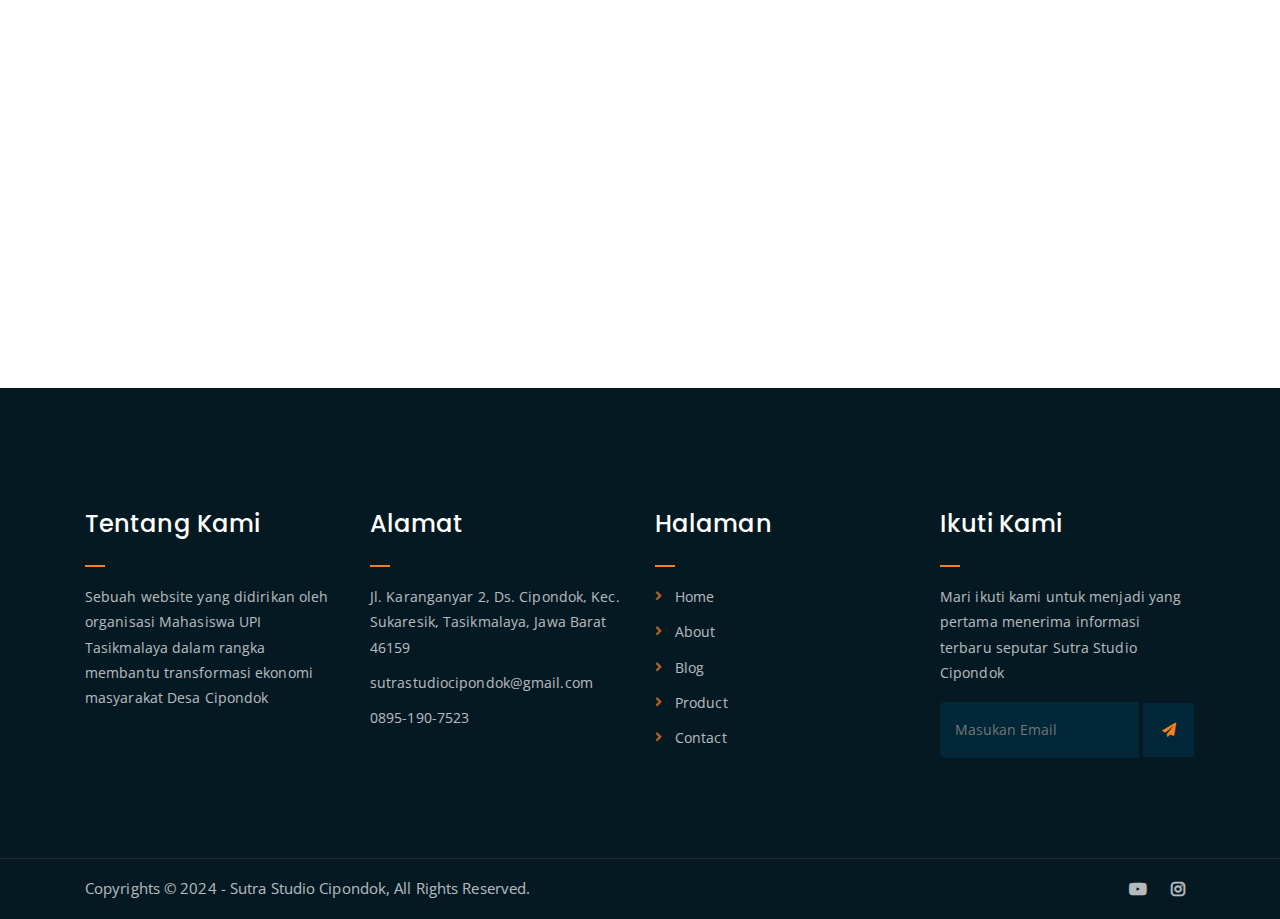
<file: contact.html>
<!DOCTYPE html>
<html lang="en">
<head>
	<meta charset="UTF-8">
	<meta http-equiv="X-UA-Compatible" content="IE=edge">
	<meta name="viewport" content="width=device-width, initial-scale=1">
	<meta name="description" content="Responsive Bootstrap4 Shop Template, Created by Imran Hossain from https://imransdesign.com/">

	<!-- title -->
	<title>Kontak Sutra Studio Cipondok</title>

	<!-- favicon -->
	<link rel="shortcut icon" type="image/png" href="assets/img/company-logos/logo.png">
	<!-- google font -->
	<link href="https://fonts.googleapis.com/css?family=Open+Sans:300,400,700" rel="stylesheet">
	<link href="https://fonts.googleapis.com/css?family=Poppins:400,700&display=swap" rel="stylesheet">
	<!-- fontawesome -->
	<link rel="stylesheet" href="assets/css/all.min.css">
	<!-- bootstrap -->
	<link rel="stylesheet" href="assets/bootstrap/css/bootstrap.min.css">
	<!-- owl carousel -->
	<link rel="stylesheet" href="assets/css/owl.carousel.css">
	<!-- magnific popup -->
	<link rel="stylesheet" href="assets/css/magnific-popup.css">
	<!-- animate css -->
	<link rel="stylesheet" href="assets/css/animate.css">
	<!-- mean menu css -->
	<link rel="stylesheet" href="assets/css/meanmenu.min.css">
	<!-- main style -->
	<link rel="stylesheet" href="assets/css/main.css">
	<!-- responsive -->
	<link rel="stylesheet" href="assets/css/responsive.css">

</head>
<body>
	
 
	
	<!-- header -->
	<div class="top-header-area" id="sticker">
		<div class="container">
			<div class="row">
				<div class="col-lg-12 col-sm-12">
					<div class="main-menu-wrap">
						<!-- logo -->
						<div class="site-logo">
							<a href="index.html">
								<img src="assets/img/company-logos/logo.png" width="30%" alt="">
							</a>
						</div>
						<!-- logo -->
						<!-- menu start -->
						<nav class="main-menu text-center">
							<ul>
								<li><a href="index.html">Home</a></li>
								<li><a href="about.html">About</a></li>
								<li><a href="news.php">Blog</a></li>
								<li><a href="shop.html">Product</a></li>
								<li class="current-list-item"><a href="contact.html">Contact</a></li>
								<li>
									<div class="header-icons">
										<a href="https://www.instagram.com/sutrastudio.cipondok?utm_source=ig_web_button_share_sheet&igsh=ZDNlZDc0MzIxNw==">
										<i class="fab fa-instagram"> Sutra Studio Cipondok</i></a>
									</div>
								</li>
							</ul>
						</nav>
 
						<div class="mobile-menu"></div>
						<!-- menu end -->
					</div>
				</div>
			</div>
		</div>
	</div>
	<!-- end header -->

	<!-- search area -->
	<div class="search-area">
		<div class="container">
			<div class="row">
				<div class="col-lg-12">
					<span class="close-btn"><i class="fas fa-window-close"></i></span>
					<div class="search-bar">
						<div class="search-bar-tablecell">
							<h3>Search For:</h3>
							<input type="text" placeholder="Keywords">
							<button type="submit">Search <i class="fas fa-search"></i></button>
						</div>
					</div>
				</div>
			</div>
		</div>
	</div>
	<!-- end search arewa -->
	
	<!-- breadcrumb-section -->
	<div class="breadcrumb-section nenun-bg">
		<div class="container">
			<div class="row">
				<div class="col-lg-8 offset-lg-2 text-center">
					<div class="breadcrumb-text">
						<p>Melayani 24/7 Untuk Anda</p>
						<h1>Kontak</h1>
					</div>
				</div>
			</div>
		</div>
	</div>
	<!-- end breadcrumb section -->

	<!-- contact form -->
	<div class="contact-from-section mt-150 mb-150">
		<div class="container">
			<div class="row">
				<div class="col-lg-8 mb-5 mb-lg-0">
					<div class="form-title">
						<h2>Ada Saran, Masukan, atau Pertanyaan untuk kami?</h2>
						<p>Kami disini untuk Anda, jika Anda memiliki pertanyaan, saran, atau keluhan tentang layanan kami, silakan hubungi kami melalui formulir di bawah ini. Kami akan merespons secepat mungkin. Terima kasih atas kepercayaan Anda kepada kami.</p>
					</div>
					<div id="form_status"></div>
					<div class="contact-form">
						<form type="POST" id="fruitkha-contact" onSubmit="return valid_datas( this );">
							<p>
								<input type="text" placeholder="Nama" name="name" id="name">
								<input type="email" placeholder="Email" name="email" id="email">
							</p>
							<p>
								<input type="tel" placeholder="Nomor Handphone" name="phone" id="phone">
								<input type="text" placeholder="Perihal" name="subject" id="subject">
							</p>
							<p><textarea name="message" id="message" cols="30" rows="10" placeholder="Pesan"></textarea></p>
							<input type="hidden" name="token" value="FsWga4&@f6aw" />
							<p><input type="submit" value="Kirim"></p>
						</form>
					</div>
				</div>
				<div class="col-lg-4">
					<div class="contact-form-wrap">
						<div class="contact-form-box">
							<h4><i class="fas fa-map"></i>Alamat</h4>
							<p>Jl. Karanganyar 2<br>Desa Cipondok, Kec. Sukaresik<br>Tasikmalaya, Jawa Barat<br>46159</p>
						</div>
						<div class="contact-form-box">
							<h4><i class="far fa-clock"></i>Jam Operasional</h4>
							<p>Senin - Sabtu:
							<br>09:00 - 17:00 WIB</p>
						</div>
						<div class="contact-form-box">
							<h4><i class="fas fa-address-book"></i>Hubungi Kami</h4>
							<p>0895-1487-2496<br>sutrastudiocipondok@gmail.com</p>
						</div>
					</div>
				</div>
			</div>
		</div>
	</div>
	<!-- end contact form -->

	<!-- find our location -->
	<div class="find-location blue-bg">
		<div class="container">
			<div class="row">
				<div class="col-lg-12 text-center">
					<p><i class="fas fa-map-marker-alt"></i> Temukan Lokasi Kami</p>
				</div>
			</div>
		</div>
	</div>
	<!-- end find our location -->

	<!-- google map section -->
	<div class="embed-responsive embed-responsive-21by9">
		<iframe src="https://www.google.com/maps/embed?pb=!1m18!1m12!1m3!1d3958.6740057426737!2d108.1676576!3d-7.163633700000001!2m3!1f0!2f0!3f0!3m2!1i1024!2i768!4f13.1!3m3!1m2!1s0x2e6f4f4abeef3641%3A0xe01d5b1fd65d82dc!2sKOPPUS%20Sabilulungan%20III!5e0!3m2!1sid!2sid!4v1698723321149!5m2!1sid!2sid" width="600" height="450" style="border:0;" allowfullscreen="" loading="lazy" referrerpolicy="no-referrer-when-downgrade" class="embed-responsive-item"></iframe>
	</div>
	<!-- end google map section -->


	<!-- footer -->
	<div class="footer-area">
		<div class="container">
			<div class="row">
				<div class="col-lg-3 col-md-6">
					<div class="footer-box about-widget">
						<h2 class="widget-title" style="padding-top: 5%;">Tentang Kami</h2>
						<p>Sebuah website yang didirikan oleh organisasi Mahasiswa UPI Tasikmalaya dalam rangka membantu transformasi ekonomi masyarakat Desa Cipondok</p>
					</div>
				</div>
				<div class="col-lg-3 col-md-6">
					<div class="footer-box get-in-touch">
						<h2 class="widget-title" style="padding-top: 5%;">Alamat</h2>
						<ul>
							<li>Jl. Karanganyar 2, Ds. Cipondok, Kec. Sukaresik, Tasikmalaya, Jawa Barat<br>46159</li>
							<li>sutrastudiocipondok@gmail.com</li>
							<li>0895-190-7523</li>
						</ul>
					</div>
				</div>
				<div class="col-lg-3 col-md-6">
					<div class="footer-box pages">
						<h2 class="widget-title" style="padding-top: 5%;">Halaman</h2>
						<ul>
							<li><a href="index.html">Home</a></li>
							<li><a href="about.html">About</a></li>
							<li><a href="news.php">Blog</a></li>
							<li><a href="shop.html">Product</a></li>
							<li><a href="contact.html">Contact</a></li>
						</ul>
					</div>
				</div>
				<div class="col-lg-3 col-md-6">
					<div class="footer-box subscribe">
						<h2 class="widget-title" style="padding-top: 5%;">Ikuti Kami</h2>
						<p></p>
						<form action="index.html"><p>Mari ikuti kami untuk menjadi yang pertama menerima informasi terbaru seputar Sutra Studio Cipondok</p>
							<input type="email" placeholder="Masukan Email">
							<button type="submit"><i class="fas fa-paper-plane"></i></button>
						</form>
					</div>
				</div>
			</div>
		</div>
	</div>
	<!-- end footer -->
	
	<!-- copyright -->
	<div class="copyright">
		<div class="container">
			<div class="row">
				<div class="col-lg-6 col-md-12">
					<p>Copyrights &copy; 2024 - Sutra Studio Cipondok</a>,  All Rights Reserved.</p>
				</div>
				<div class="col-lg-6 text-right col-md-12">
					<div class="social-icons">
						<ul>
							<li><a href="https://www.youtube.com/watch?v=l3mM6C6HcSo" target="_blank">
								<i class="fab fa-youtube"></i></a></li>
							<li><a href="https://www.instagram.com/sutrastudio.cipondok?utm_source=ig_web_button_share_sheet&igsh=ZDNlZDc0MzIxNw==" target="_blank">
								<i class="fab fa-instagram"></i></a></li>
						</ul>
					</div>
				</div>
			</div>
		</div>
	</div>
	<!-- end copyright -->
	
	<!-- jquery -->
	<script src="assets/js/jquery-1.11.3.min.js"></script>
	<!-- bootstrap -->
	<script src="assets/bootstrap/js/bootstrap.min.js"></script>
	<!-- count down -->
	<script src="assets/js/jquery.countdown.js"></script>
	<!-- isotope -->
	<script src="assets/js/jquery.isotope-3.0.6.min.js"></script>
	<!-- waypoints -->
	<script src="assets/js/waypoints.js"></script>
	<!-- owl carousel -->
	<script src="assets/js/owl.carousel.min.js"></script>
	<!-- magnific popup -->
	<script src="assets/js/jquery.magnific-popup.min.js"></script>
	<!-- mean menu -->
	<script src="assets/js/jquery.meanmenu.min.js"></script>
	<!-- sticker js -->
	<script src="assets/js/sticker.js"></script>
	<!-- form validation js -->
	<script src="assets/js/form-validate.js"></script>
	<!-- main js -->
	<script src="assets/js/main.js"></script>
	
</body>
</html>
</file>
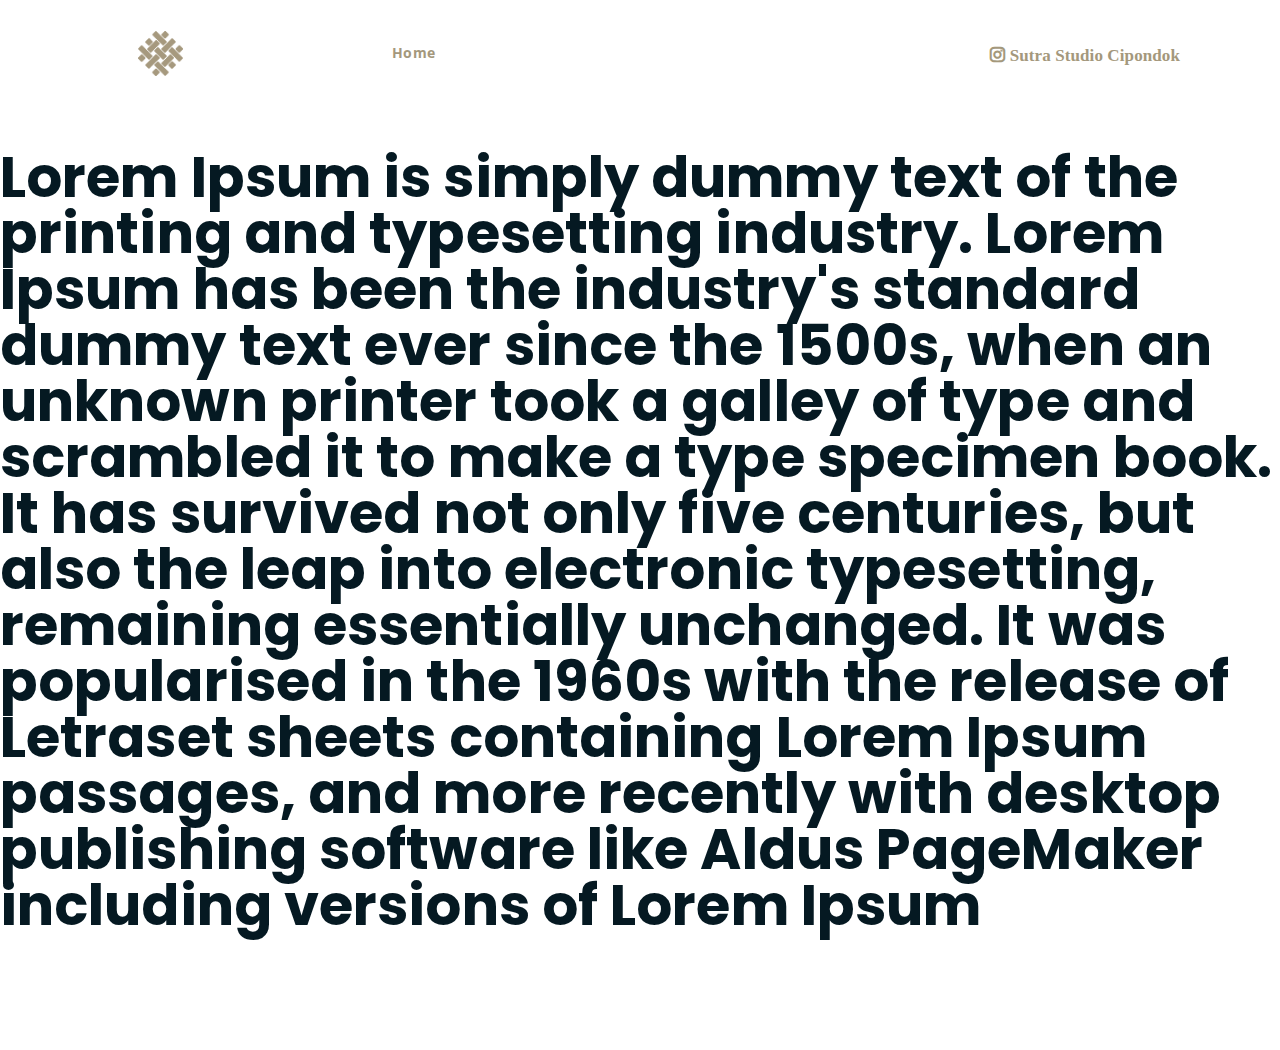
<file: header.html>
<!DOCTYPE html>
<html lang="en">
  <head>
    <meta charset="UTF-8" />
    <meta http-equiv="X-UA-Compatible" content="IE=edge" />
    <meta name="viewport" content="width=device-width, initial-scale=1" />
    <meta
      name="description"
      content="Responsive Bootstrap4 Shop Template, Created by Imran Hossain from https://imransdesign.com/"
    />

    <!-- title -->
    <title>studiosutra.cipondok</title>

    <!-- favicon -->
    <link
      rel="shortcut icon"
      type="image/png"
      href="assets/img/company-logos/logo.png"
    />
    <!-- google font -->
    <link
      href="https://fonts.googleapis.com/css?family=Open+Sans:300,400,700"
      rel="stylesheet"
    />
    <link
      href="https://fonts.googleapis.com/css?family=Poppins:400,700&display=swap"
      rel="stylesheet"
    />
    <!-- fontawesome -->
    <link rel="stylesheet" href="assets/css/all.min.css" />
    <!-- bootstrap -->
    <link rel="stylesheet" href="assets/bootstrap/css/bootstrap.min.css" />
    <!-- owl carousel -->
    <!-- <link rel="stylesheet" href="assets/css/owl.carousel.css"> -->
    <!-- magnific popup -->
    <!-- <link rel="stylesheet" href="assets/css/magnific-popup.css"> -->
    <!-- animate css -->
    <!-- <link rel="stylesheet" href="assets/css/animate.css"> -->
    <!-- mean menu css -->
    <link rel="stylesheet" href="assets/css/meanmenu.min.css" />
    <!-- main style -->
    <link rel="stylesheet" href="assets/css/main.css" />
    <!-- CSS additional-->
    <!-- <link rel="stylesheet" href="assets/css/style.css"> -->
    <!-- responsive -->
    <!-- <link rel="stylesheet" href="assets/css/responsive.css"> -->
    <!-- Link Swiper's CSS -->
    <!-- <link rel="stylesheet" href="https://unpkg.com/swiper/swiper-bundle.min.css"/> -->
  </head>
  <body>
    <!-- header -->
    <div class="top-header-area" id="sticker">
      <div class="container">
        <div class="row">
          <div class="col-lg-12 col-sm-12 text-center">
            <div class="main-menu-wrap">
              <!-- logo -->
              <div class="site-logo">
                <a href="index.html">
                  <img src="assets/img/company-logos/logo.png" width="30%" />
                </a>
              </div>
              <!-- logo -->

              <!-- menu start -->
              <nav class="main-menu">
                <ul>
                  <li class="current-list-item">
                    <a href="#">Home</a>
                    <ul class="sub-menu">
                      <li><a href="index.html">Static Home</a></li>
                      <li><a href="index_2.html">Slider Home</a></li>
                    </ul>
                  </li>
                  <li><a href="about.html">About</a></li>
                  <li>
                    <a href="#">Pages</a>
                    <ul class="sub-menu">
                      <li><a href="404.html">404 page</a></li>
                      <li><a href="about.html">About</a></li>
                      <li><a href="cart.html">Cart</a></li>
                      <li><a href="checkout.html">Check Out</a></li>
                      <li><a href="contact.html">Contact</a></li>
                      <li><a href="news.php">News</a></li>
                      <li><a href="shop.html">Shop</a></li>
                    </ul>
                  </li>
                  <li>
                    <a href="news.php">News</a>
                    <ul class="sub-menu">
                      <li><a href="news.php">News</a></li>
                      <li><a href="single-news.html">Single News</a></li>
                    </ul>
                  </li>
                  <li><a href="contact.html">Contact</a></li>
                  <li>
                    <a href="shop.html">Shop</a>
                    <ul class="sub-menu">
                      <li><a href="shop.html">Shop</a></li>
                      <li><a href="checkout.html">Check Out</a></li>
                      <li><a href="single-product.html">Single Product</a></li>
                      <li><a href="cart.html">Cart</a></li>
                    </ul>
                  </li>
                  <li>
                    <div class="header-icons">
                      <div class="header-icons">
                        <a
                          href="https://www.instagram.com/sutrastudio.cipondok?utm_source=ig_web_button_share_sheet&igsh=ZDNlZDc0MzIxNw=="
                        >
                          <i class="fab fa-instagram">
                            Sutra Studio Cipondok</i
                          ></a
                        >
                      </div>
                    </div>
                  </li>
                </ul>
              </nav>

              <div class="mobile-menu"></div>
              <!-- menu end -->
            </div>
          </div>
        </div>
      </div>
    </div>
    <!-- end header -->

    <!-- search area -->
    <div class="search-area">
      <div class="container">
        <div class="row">
          <div class="col-lg-12">
            <span class="close-btn"><i class="fas fa-window-close"></i></span>
            <div class="search-bar">
              <div class="search-bar-tablecell">
                <h3>Search For:</h3>
                <input type="text" placeholder="Keywords" />
                <button type="submit">
                  Search <i class="fas fa-search"></i>
                </button>
              </div>
            </div>
          </div>
        </div>
      </div>
    </div>
    <!-- end search area -->

    <h1 style="margin-top: 150px">
      Lorem Ipsum is simply dummy text of the printing and typesetting industry.
      Lorem Ipsum has been the industry's standard dummy text ever since the
      1500s, when an unknown printer took a galley of type and scrambled it to
      make a type specimen book. It has survived not only five centuries, but
      also the leap into electronic typesetting, remaining essentially
      unchanged. It was popularised in the 1960s with the release of Letraset
      sheets containing Lorem Ipsum passages, and more recently with desktop
      publishing software like Aldus PageMaker including versions of Lorem Ipsum
    </h1>

    <!-- jquery -->
    <script src="assets/js/jquery-1.11.3.min.js"></script>
    <!-- bootstrap -->
    <!-- <script src="assets/bootstrap/js/bootstrap.min.js"></script> -->
    <!-- count down -->
    <!-- <script src="assets/js/jquery.countdown.js"></script> -->
    <!-- isotope -->
    <script src="assets/js/jquery.isotope-3.0.6.min.js"></script>
    <!-- waypoints -->
    <!-- <script src="assets/js/waypoints.js"></script> -->
    <!-- owl carousel -->
    <script src="assets/js/owl.carousel.min.js"></script>
    <!-- magnific popup -->
    <script src="assets/js/jquery.magnific-popup.min.js"></script>
    <!-- mean menu -->
    <script src="assets/js/jquery.meanmenu.min.js"></script>
    <!-- sticker js -->
    <script src="assets/js/sticker.js"></script>
    <!-- main js -->
    <script src="assets/js/main.js"></script>
  </body>
</html>
</file>
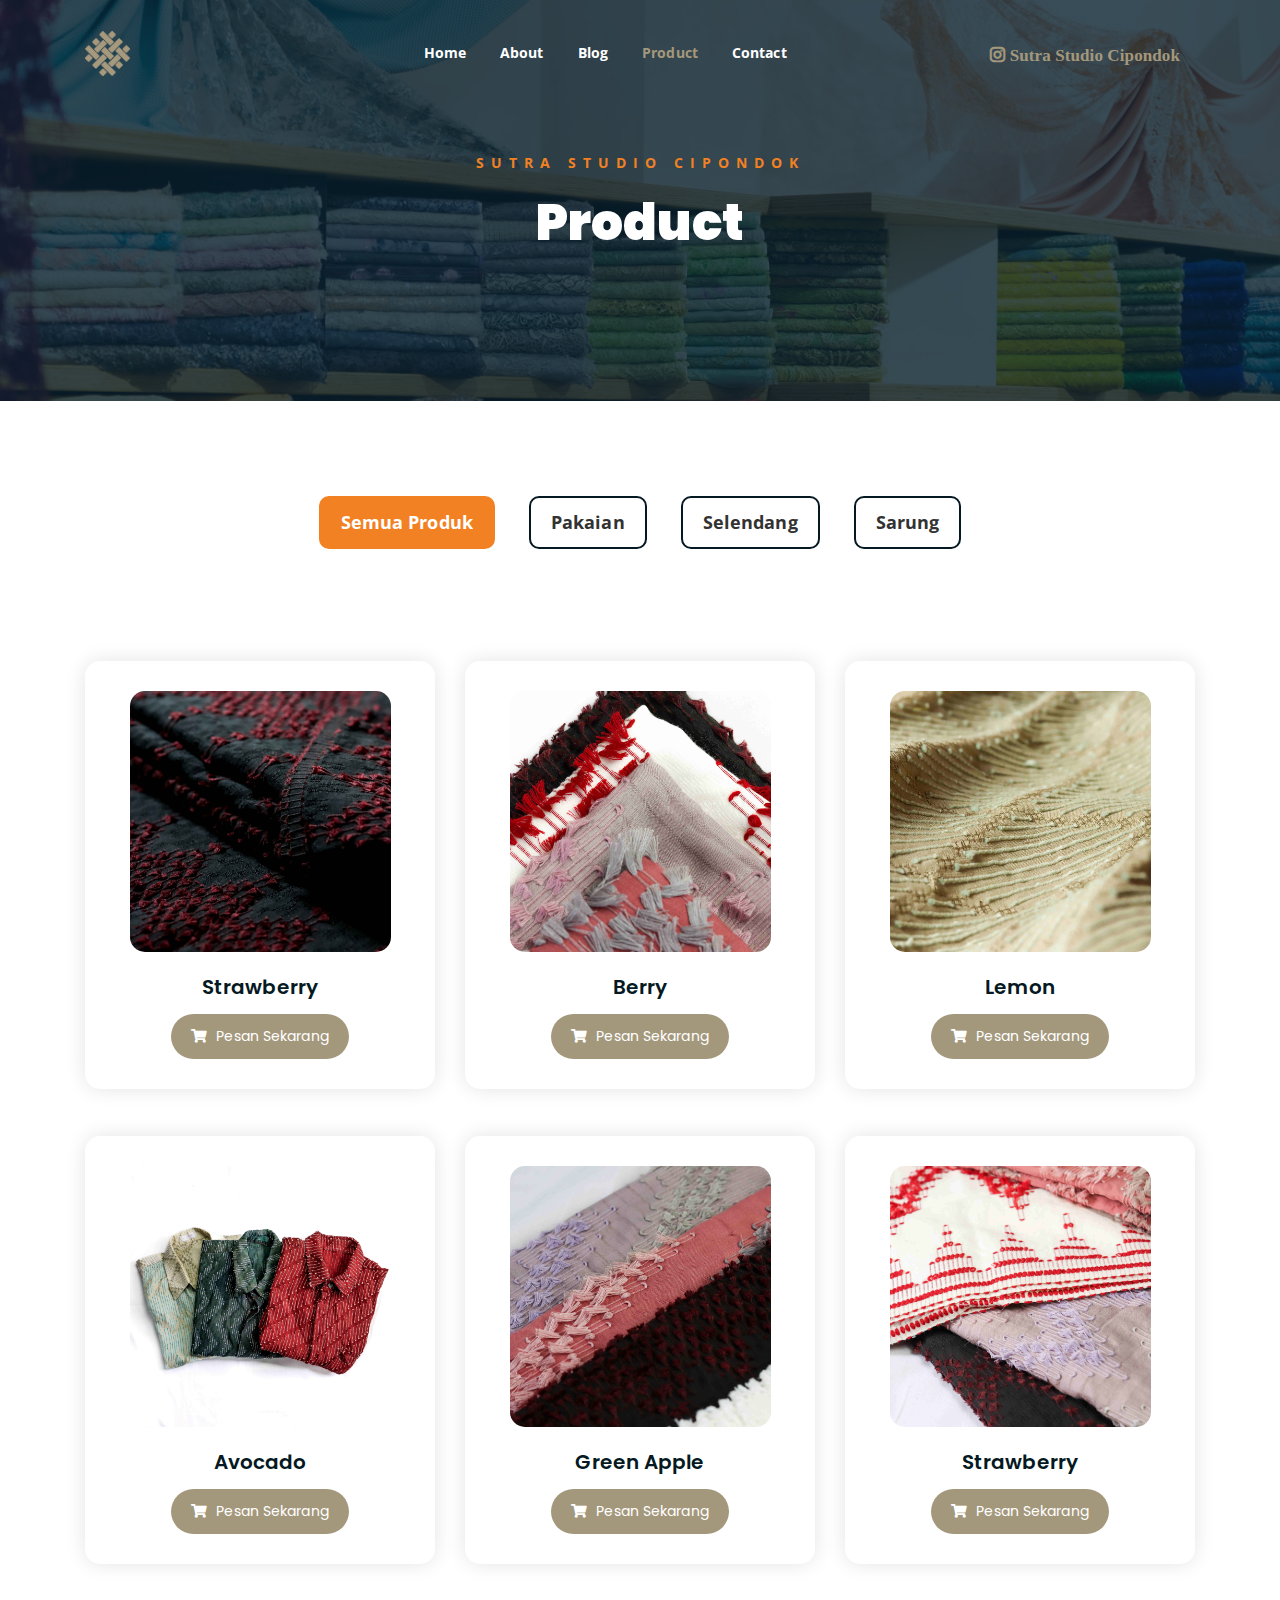
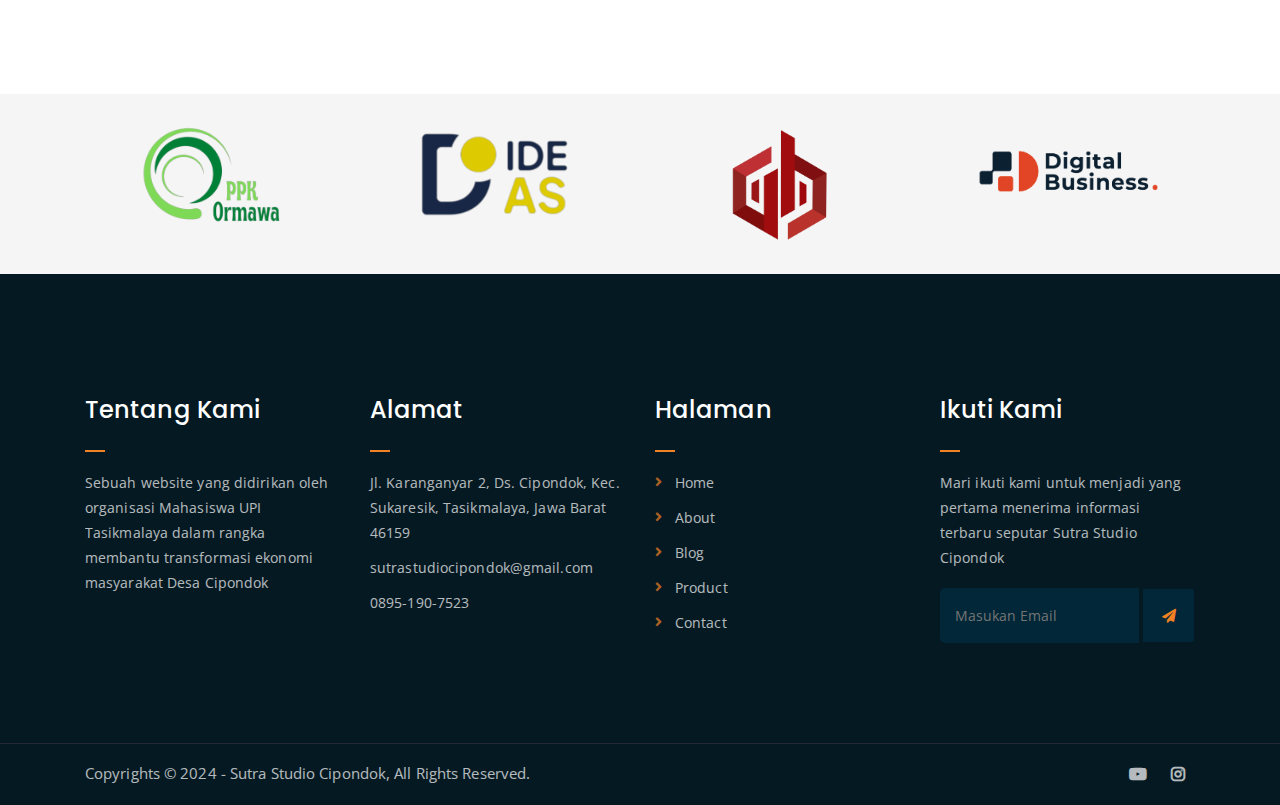
<file: shop.html>
<!DOCTYPE html>
<html lang="en">
  <head>
    <meta charset="UTF-8" />
    <meta http-equiv="X-UA-Compatible" content="IE=edge" />
    <meta name="viewport" content="width=device-width, initial-scale=1" />
    <meta
      name="description"
      content="Responsive Bootstrap4 Shop Template, Created by Imran Hossain from https://imransdesign.com/"
    />

    <!-- title -->
    <title>Produk Sutra Studio Cipondok</title>

    <!-- favicon -->
    <link
      rel="shortcut icon"
      type="image/png"
      href="assets/img/company-logos/logo.png"
    />
    <!-- google font -->
    <link
      href="https://fonts.googleapis.com/css?family=Open+Sans:300,400,700"
      rel="stylesheet"
    />
    <link
      href="https://fonts.googleapis.com/css?family=Poppins:400,700&display=swap"
      rel="stylesheet"
    />
    <!-- fontawesome -->
    <link rel="stylesheet" href="assets/css/all.min.css" />
    <!-- bootstrap -->
    <link rel="stylesheet" href="assets/bootstrap/css/bootstrap.min.css" />
    <!-- owl carousel -->
    <link rel="stylesheet" href="assets/css/owl.carousel.css" />
    <!-- magnific popup -->
    <link rel="stylesheet" href="assets/css/magnific-popup.css" />
    <!-- animate css -->
    <link rel="stylesheet" href="assets/css/animate.css" />
    <!-- mean menu css -->
    <link rel="stylesheet" href="assets/css/meanmenu.min.css" />
    <!-- main style -->
    <link rel="stylesheet" href="assets/css/main.css" />
    <!-- responsive -->
    <link rel="stylesheet" href="assets/css/responsive.css" />
  </head>
  <body>

    <!-- header -->
    <div class="top-header-area" id="sticker">
      <div class="container">
        <div class="row">
          <div class="col-lg-12 col-sm-12">
            <div class="main-menu-wrap">
              <!-- logo -->
              <div class="site-logo">
                <a href="index.html">
                  <img
                    src="assets/img/company-logos/logo.png"
                    width="30%"
                    alt=""
                  />
                </a>
              </div>
              <!-- logo -->

              <!-- menu start -->
              <nav class="main-menu text-center">
                <ul>
                  <li><a href="index.html">Home</a></li>
                  <li><a href="about.html">About</a></li>
                  <li><a href="news.php">Blog</a></li>
                  <li class="current-list-item"><a href="shop.html">Product</a></li>
                  <li><a href="contact.html">Contact</a></li>
                  <li>
                    <div class="header-icons">
                        <a href="https://www.instagram.com/sutrastudio.cipondok?utm_source=ig_web_button_share_sheet&igsh=ZDNlZDc0MzIxNw==">
                        <i class="fab fa-instagram"> Sutra Studio Cipondok</i></a>
                    </div>
                  </li>
                </ul>
              </nav>
 
              <div class="mobile-menu"></div>
              <!-- menu end -->
            </div>
          </div>
        </div>
      </div>
    </div>
    <!-- end header -->

    <!-- search area -->
    <div class="search-area">
      <div class="container">
        <div class="row">
          <div class="col-lg-12">
            <span class="close-btn"><i class="fas fa-window-close"></i></span>
            <div class="search-bar">
              <div class="search-bar-tablecell">
                <h3>Search For:</h3>
                <input type="text" placeholder="Keywords" />
                <button type="submit">
                  Search <i class="fas fa-search"></i>
                </button>
              </div>
            </div>
          </div>
        </div>
      </div>
    </div>
    <!-- end search arewa -->

    <!-- breadcrumb-section -->
    <div class="breadcrumb-section header-product-bg">
      <div class="container">
        <div class="row">
          <div class="col-lg-8 offset-lg-2 text-center">
            <div class="breadcrumb-text">
              <p>Sutra Studio Cipondok</p>
              <h1>Product</h1>
            </div>
          </div>
        </div>
      </div>
    </div>
    <!-- end breadcrumb section -->

    <!-- products -->
    <div class="product-section mt-50 mb-100">
      <div class="container">
        <div class="row">
          <div class="col-md-12">
            <div class="product-filters">
              <ul>
                <li class="active" data-filter="*">Semua Produk</li>
                <li data-filter=".strawberry">Pakaian</li>
                <li data-filter=".berry">Selendang</li>
                <li data-filter=".lemon">Sarung</li>
              </ul>
            </div>
          </div>
        </div>

        <div class="row product-lists">
          <div class="col-lg-4 col-md-6 text-center strawberry">
            <div class="single-product-item">
              <div class="product-image">
                <a href="single-product.html"
                  ><img src="assets/img/products/product-img-1.jpg" alt=""
                /></a>
              </div>
              <h3>Strawberry</h3>
              <a href="https://wa.me/62" class="cart-btn"
                ><i class="fas fa-shopping-cart"></i> Pesan Sekarang</a
              >
            </div>
          </div>
          <div class="col-lg-4 col-md-6 text-center berry">
            <div class="single-product-item">
              <div class="product-image">
                <a href="single-product.html"
                  ><img src="assets/img/products/product-img-2.jpg" alt=""
                /></a>
              </div>
              <h3>Berry</h3>
              <a href="https://wa.me/62" class="cart-btn"
                ><i class="fas fa-shopping-cart"></i> Pesan Sekarang</a
              >
            </div>
          </div>
          <div class="col-lg-4 col-md-6 text-center lemon">
            <div class="single-product-item">
              <div class="product-image">
                <a href="single-product.html"
                  ><img src="assets/img/products/product-img-3.jpg" alt=""
                /></a>
              </div>
              <h3>Lemon</h3>
              <a href="https://wa.me/62" class="cart-btn"
                ><i class="fas fa-shopping-cart"></i> Pesan Sekarang</a
              >
            </div>
          </div>
          <div class="col-lg-4 col-md-6 text-center">
            <div class="single-product-item">
              <div class="product-image">
                <a href="single-product.html"
                  ><img src="assets/img/products/product-img-4.jpg" alt=""
                /></a>
              </div>
              <h3>Avocado</h3>
              <a href="https://wa.me/62" class="cart-btn"
                ><i class="fas fa-shopping-cart"></i> Pesan Sekarang</a
              >
            </div>
          </div>
          <div class="col-lg-4 col-md-6 text-center">
            <div class="single-product-item">
              <div class="product-image">
                <a href="single-product.html"
                  ><img src="assets/img/products/product-img-5.jpg" alt=""
                /></a>
              </div>
              <h3>Green Apple</h3>
              <a href="https://wa.me/62" class="cart-btn"
                ><i class="fas fa-shopping-cart"></i> Pesan Sekarang</a
              >
            </div>
          </div>
          <div class="col-lg-4 col-md-6 text-center strawberry">
            <div class="single-product-item">
              <div class="product-image">
                <a href="single-product.html"
                  ><img src="assets/img/products/product-img-6.jpg" alt=""
                /></a>
              </div>
              <h3>Strawberry</h3>
              <a href="https://wa.me/62" class="cart-btn"
                ><i class="fas fa-shopping-cart"></i> Pesan Sekarang</a
              >
            </div>
          </div>
        </div>
 
      </div>
    </div>
    <!-- end products -->

    <!-- logo carousel -->
    <div class="logo-carousel-section">
      <div class="container">
        <div class="row">
          <div class="col-lg-12">
            <div class="logo-carousel-inner">
              <div class="single-logo-item">
                <img src="assets/img/company-logos/1.png" alt="" />
              </div>
              <div class="single-logo-item">
                <img src="assets/img/company-logos/2.png" alt="" />
              </div>
              <div class="single-logo-item">
                <img src="assets/img/company-logos/3.png" alt="" />
              </div>
              <div class="single-logo-item">
                <img src="assets/img/company-logos/4.png" alt="" />
              </div>
              <div class="single-logo-item">
                <img src="assets/img/company-logos/5.png" alt="" />
              </div>
            </div>
          </div>
        </div>
      </div>
    </div>
    <!-- end logo carousel -->

	<!-- footer -->
	<div class="footer-area">
		<div class="container">
			<div class="row">
				<div class="col-lg-3 col-md-6">
					<div class="footer-box about-widget">
						<h2 class="widget-title" style="padding-top: 5%;">Tentang Kami</h2>
						<p>Sebuah website yang didirikan oleh organisasi Mahasiswa UPI Tasikmalaya dalam rangka membantu transformasi ekonomi masyarakat Desa Cipondok</p>
					</div>
				</div>
				<div class="col-lg-3 col-md-6">
					<div class="footer-box get-in-touch">
						<h2 class="widget-title" style="padding-top: 5%;">Alamat</h2>
						<ul>
							<li>Jl. Karanganyar 2, Ds. Cipondok, Kec. Sukaresik, Tasikmalaya, Jawa Barat<br>46159</li>
							<li>sutrastudiocipondok@gmail.com</li>
							<li>0895-190-7523</li>
						</ul>
					</div>
				</div>
				<div class="col-lg-3 col-md-6">
					<div class="footer-box pages">
						<h2 class="widget-title" style="padding-top: 5%;">Halaman</h2>
						<ul>
							<li><a href="index.html">Home</a></li>
							<li><a href="about.html">About</a></li>
							<li><a href="news.php">Blog</a></li>
							<li><a href="shop.html">Product</a></li>
							<li><a href="contact.html">Contact</a></li>
						</ul>
					</div>
				</div>
				<div class="col-lg-3 col-md-6">
					<div class="footer-box subscribe">
						<h2 class="widget-title" style="padding-top: 5%;">Ikuti Kami</h2>
						<p></p>
						<form action="index.html"><p>Mari ikuti kami untuk menjadi yang pertama menerima informasi terbaru seputar Sutra Studio Cipondok</p>
							<input type="email" placeholder="Masukan Email">
							<button type="submit"><i class="fas fa-paper-plane"></i></button>
						</form>
					</div>
				</div>
			</div>
		</div>
	</div>
	<!-- end footer -->
	
	<!-- copyright -->
	<div class="copyright">
		<div class="container">
			<div class="row">
				<div class="col-lg-6 col-md-12">
					<p>Copyrights &copy; 2024 - Sutra Studio Cipondok</a>,  All Rights Reserved.</p>
				</div>
				<div class="col-lg-6 text-right col-md-12">
					<div class="social-icons">
						<ul>
							<li><a href="https://www.youtube.com/watch?v=l3mM6C6HcSo" target="_blank">
								<i class="fab fa-youtube"></i></a></li>
							<li><a href="https://www.instagram.com/sutrastudio.cipondok?utm_source=ig_web_button_share_sheet&igsh=ZDNlZDc0MzIxNw==" target="_blank">
								<i class="fab fa-instagram"></i></a></li>
						</ul>
					</div>
				</div>
			</div>
		</div>
	</div>
	<!-- end copyright -->


    <!-- jquery -->
    <script src="assets/js/jquery-1.11.3.min.js"></script>
    <!-- bootstrap -->
    <script src="assets/bootstrap/js/bootstrap.min.js"></script>
    <!-- count down -->
    <script src="assets/js/jquery.countdown.js"></script>
    <!-- isotope -->
    <script src="assets/js/jquery.isotope-3.0.6.min.js"></script>
    <!-- waypoints -->
    <script src="assets/js/waypoints.js"></script>
    <!-- owl carousel -->
    <script src="assets/js/owl.carousel.min.js"></script>
    <!-- magnific popup -->
    <script src="assets/js/jquery.magnific-popup.min.js"></script>
    <!-- mean menu -->
    <script src="assets/js/jquery.meanmenu.min.js"></script>
    <!-- sticker js -->
    <script src="assets/js/sticker.js"></script>
    <!-- main js -->
    <script src="assets/js/main.js"></script>
  </body>
</html>
</file>
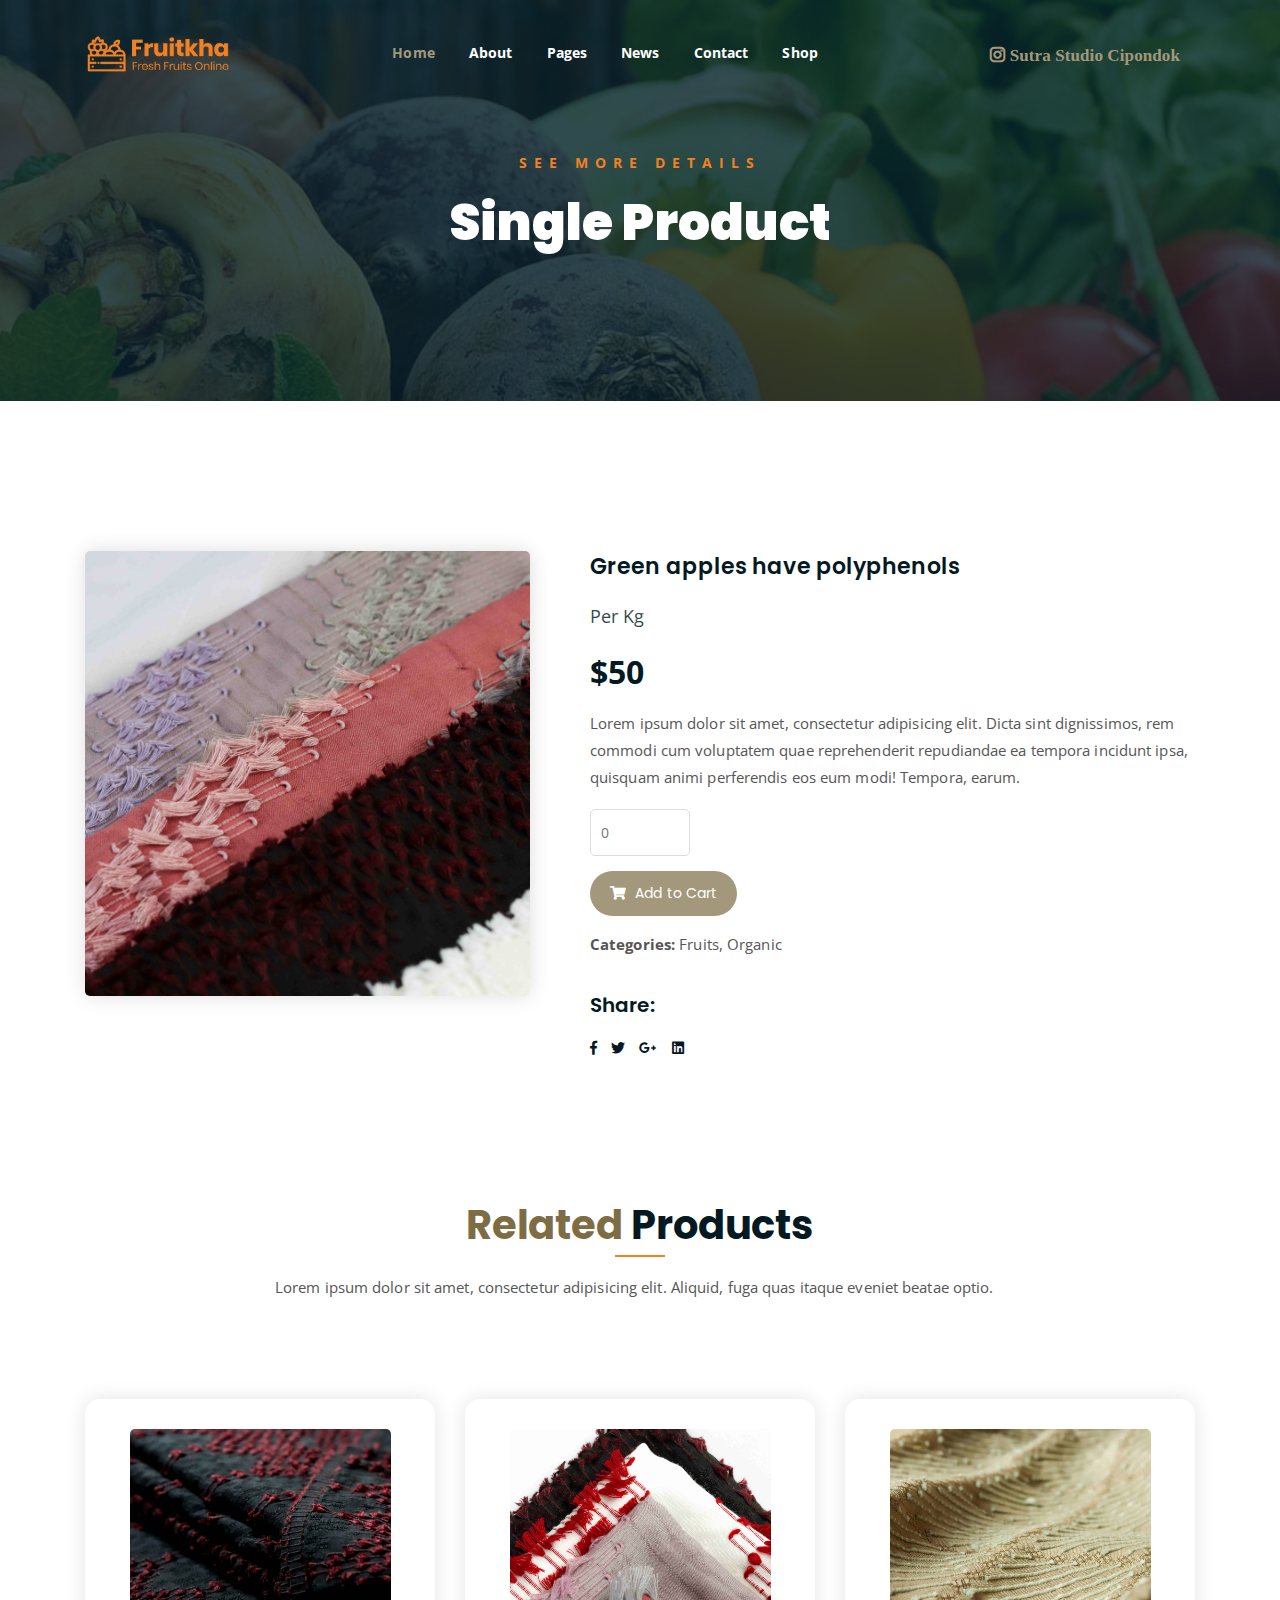
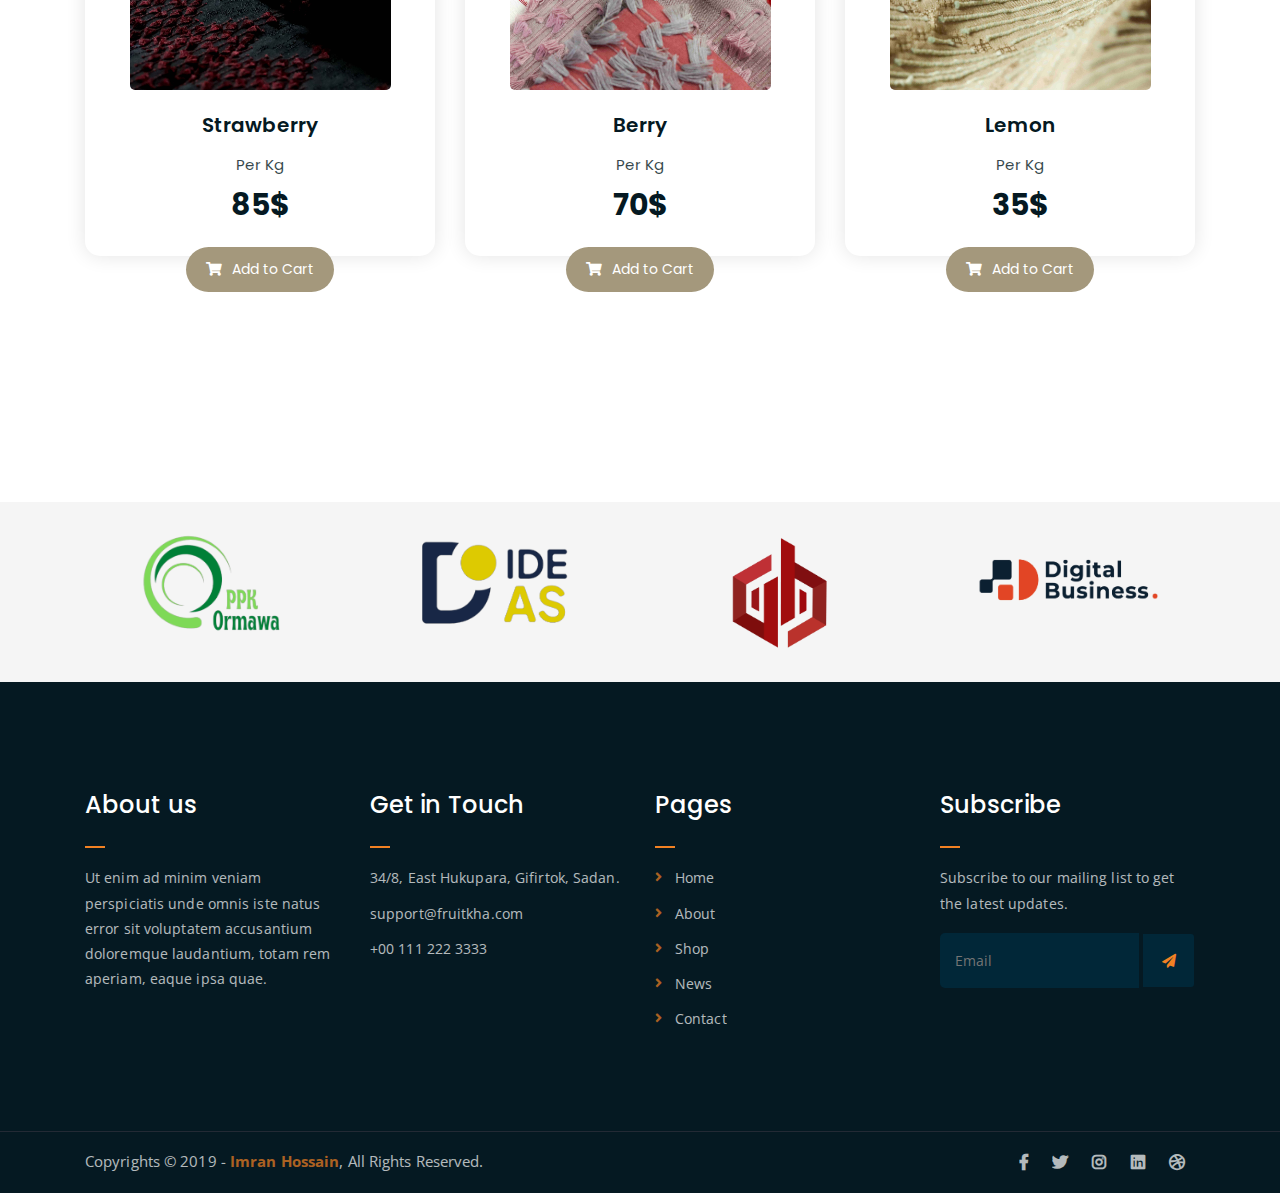
<file: single-product.html>
<!DOCTYPE html>
<html lang="en">
  <head>
    <meta charset="UTF-8" />
    <meta http-equiv="X-UA-Compatible" content="IE=edge" />
    <meta name="viewport" content="width=device-width, initial-scale=1" />
    <meta
      name="description"
      content="Responsive Bootstrap4 Shop Template, Created by Imran Hossain from https://imransdesign.com/"
    />

    <!-- title -->
    <title>Single Product</title>

    <!-- favicon -->
    <link rel="shortcut icon" type="image/png" href="assets/img/favicon.png" />
    <!-- google font -->
    <link
      href="https://fonts.googleapis.com/css?family=Open+Sans:300,400,700"
      rel="stylesheet"
    />
    <link
      href="https://fonts.googleapis.com/css?family=Poppins:400,700&display=swap"
      rel="stylesheet"
    />
    <!-- fontawesome -->
    <link rel="stylesheet" href="assets/css/all.min.css" />
    <!-- bootstrap -->
    <link rel="stylesheet" href="assets/bootstrap/css/bootstrap.min.css" />
    <!-- owl carousel -->
    <link rel="stylesheet" href="assets/css/owl.carousel.css" />
    <!-- magnific popup -->
    <link rel="stylesheet" href="assets/css/magnific-popup.css" />
    <!-- animate css -->
    <link rel="stylesheet" href="assets/css/animate.css" />
    <!-- mean menu css -->
    <link rel="stylesheet" href="assets/css/meanmenu.min.css" />
    <!-- main style -->
    <link rel="stylesheet" href="assets/css/main.css" />
    <!-- responsive -->
    <link rel="stylesheet" href="assets/css/responsive.css" />
  </head>
  <body>
    <!-- header -->
    <div class="top-header-area" id="sticker">
      <div class="container">
        <div class="row">
          <div class="col-lg-12 col-sm-12 text-center">
            <div class="main-menu-wrap">
              <!-- logo -->
              <div class="site-logo">
                <a href="index.html">
                  <img src="assets/img/logo.png" alt="" />
                </a>
              </div>
              <!-- logo -->

              <!-- menu start -->
              <nav class="main-menu">
                <ul>
                  <li class="current-list-item">
                    <a href="#">Home</a>
                    <ul class="sub-menu">
                      <li><a href="index.html">Static Home</a></li>
                      <li><a href="index_2.html">Slider Home</a></li>
                    </ul>
                  </li>
                  <li><a href="about.html">About</a></li>
                  <li>
                    <a href="#">Pages</a>
                    <ul class="sub-menu">
                      <li><a href="404.html">404 page</a></li>
                      <li><a href="about.html">About</a></li>
                      <li><a href="cart.html">Cart</a></li>
                      <li><a href="checkout.html">Check Out</a></li>
                      <li><a href="contact.html">Contact</a></li>
                      <li><a href="news.html">News</a></li>
                      <li><a href="shop.html">Shop</a></li>
                    </ul>
                  </li>
                  <li>
                    <a href="news.html">News</a>
                    <ul class="sub-menu">
                      <li><a href="news.html">News</a></li>
                      <li><a href="single-news.html">Single News</a></li>
                    </ul>
                  </li>
                  <li><a href="contact.html">Contact</a></li>
                  <li>
                    <a href="shop.html">Shop</a>
                    <ul class="sub-menu">
                      <li><a href="shop.html">Shop</a></li>
                      <li><a href="checkout.html">Check Out</a></li>
                      <li><a href="single-product.html">Single Product</a></li>
                      <li><a href="cart.html">Cart</a></li>
                    </ul>
                  </li>
                  <li>
                    <div class="header-icons">
                      <div class="header-icons">
                        <a
                          href="https://www.instagram.com/sutrastudio.cipondok?utm_source=ig_web_button_share_sheet&igsh=ZDNlZDc0MzIxNw=="
                        >
                          <i class="fab fa-instagram">
                            Sutra Studio Cipondok</i
                          ></a
                        >
                      </div>
                    </div>
                  </li>
                </ul>
              </nav>

              <div class="mobile-menu"></div>
              <!-- menu end -->
            </div>
          </div>
        </div>
      </div>
    </div>
    <!-- end header -->

    <!-- search area -->
    <div class="search-area">
      <div class="container">
        <div class="row">
          <div class="col-lg-12">
            <span class="close-btn"><i class="fas fa-window-close"></i></span>
            <div class="search-bar">
              <div class="search-bar-tablecell">
                <h3>Search For:</h3>
                <input type="text" placeholder="Keywords" />
                <button type="submit">
                  Search <i class="fas fa-search"></i>
                </button>
              </div>
            </div>
          </div>
        </div>
      </div>
    </div>
    <!-- end search arewa -->

    <!-- breadcrumb-section -->
    <div class="breadcrumb-section breadcrumb-bg">
      <div class="container">
        <div class="row">
          <div class="col-lg-8 offset-lg-2 text-center">
            <div class="breadcrumb-text">
              <p>See more Details</p>
              <h1>Single Product</h1>
            </div>
          </div>
        </div>
      </div>
    </div>
    <!-- end breadcrumb section -->

    <!-- single product -->
    <div class="single-product mt-150 mb-150">
      <div class="container">
        <div class="row">
          <div class="col-md-5">
            <div class="single-product-img">
              <img src="assets/img/products/product-img-5.jpg" alt="" />
            </div>
          </div>
          <div class="col-md-7">
            <div class="single-product-content">
              <h3>Green apples have polyphenols</h3>
              <p class="single-product-pricing"><span>Per Kg</span> $50</p>
              <p>
                Lorem ipsum dolor sit amet, consectetur adipisicing elit. Dicta
                sint dignissimos, rem commodi cum voluptatem quae reprehenderit
                repudiandae ea tempora incidunt ipsa, quisquam animi perferendis
                eos eum modi! Tempora, earum.
              </p>
              <div class="single-product-form">
                <form action="index.html">
                  <input type="number" placeholder="0" />
                </form>
                <a href="cart.html" class="cart-btn"
                  ><i class="fas fa-shopping-cart"></i> Add to Cart</a
                >
                <p><strong>Categories: </strong>Fruits, Organic</p>
              </div>
              <h4>Share:</h4>
              <ul class="product-share">
                <li>
                  <a href=""><i class="fab fa-facebook-f"></i></a>
                </li>
                <li>
                  <a href=""><i class="fab fa-twitter"></i></a>
                </li>
                <li>
                  <a href=""><i class="fab fa-google-plus-g"></i></a>
                </li>
                <li>
                  <a href=""><i class="fab fa-linkedin"></i></a>
                </li>
              </ul>
            </div>
          </div>
        </div>
      </div>
    </div>
    <!-- end single product -->

    <!-- more products -->
    <div class="more-products mb-150">
      <div class="container">
        <div class="row">
          <div class="col-lg-8 offset-lg-2 text-center">
            <div class="section-title">
              <h3><span class="orange-text">Related</span> Products</h3>
              <p>
                Lorem ipsum dolor sit amet, consectetur adipisicing elit.
                Aliquid, fuga quas itaque eveniet beatae optio.
              </p>
            </div>
          </div>
        </div>
        <div class="row">
          <div class="col-lg-4 col-md-6 text-center">
            <div class="single-product-item">
              <div class="product-image">
                <a href="single-product.html"
                  ><img src="assets/img/products/product-img-1.jpg" alt=""
                /></a>
              </div>
              <h3>Strawberry</h3>
              <p class="product-price"><span>Per Kg</span> 85$</p>
              <a href="cart.html" class="cart-btn"
                ><i class="fas fa-shopping-cart"></i> Add to Cart</a
              >
            </div>
          </div>
          <div class="col-lg-4 col-md-6 text-center">
            <div class="single-product-item">
              <div class="product-image">
                <a href="single-product.html"
                  ><img src="assets/img/products/product-img-2.jpg" alt=""
                /></a>
              </div>
              <h3>Berry</h3>
              <p class="product-price"><span>Per Kg</span> 70$</p>
              <a href="cart.html" class="cart-btn"
                ><i class="fas fa-shopping-cart"></i> Add to Cart</a
              >
            </div>
          </div>
          <div class="col-lg-4 col-md-6 offset-lg-0 offset-md-3 text-center">
            <div class="single-product-item">
              <div class="product-image">
                <a href="single-product.html"
                  ><img src="assets/img/products/product-img-3.jpg" alt=""
                /></a>
              </div>
              <h3>Lemon</h3>
              <p class="product-price"><span>Per Kg</span> 35$</p>
              <a href="cart.html" class="cart-btn"
                ><i class="fas fa-shopping-cart"></i> Add to Cart</a
              >
            </div>
          </div>
        </div>
      </div>
    </div>
    <!-- end more products -->

    <!-- logo carousel -->
    <div class="logo-carousel-section">
      <div class="container">
        <div class="row">
          <div class="col-lg-12">
            <div class="logo-carousel-inner">
              <div class="single-logo-item">
                <img src="assets/img/company-logos/1.png" alt="" />
              </div>
              <div class="single-logo-item">
                <img src="assets/img/company-logos/2.png" alt="" />
              </div>
              <div class="single-logo-item">
                <img src="assets/img/company-logos/3.png" alt="" />
              </div>
              <div class="single-logo-item">
                <img src="assets/img/company-logos/4.png" alt="" />
              </div>
              <div class="single-logo-item">
                <img src="assets/img/company-logos/5.png" alt="" />
              </div>
            </div>
          </div>
        </div>
      </div>
    </div>
    <!-- end logo carousel -->

    <!-- footer -->
    <div class="footer-area">
      <div class="container">
        <div class="row">
          <div class="col-lg-3 col-md-6">
            <div class="footer-box about-widget">
              <h2 class="widget-title">About us</h2>
              <p>
                Ut enim ad minim veniam perspiciatis unde omnis iste natus error
                sit voluptatem accusantium doloremque laudantium, totam rem
                aperiam, eaque ipsa quae.
              </p>
            </div>
          </div>
          <div class="col-lg-3 col-md-6">
            <div class="footer-box get-in-touch">
              <h2 class="widget-title">Get in Touch</h2>
              <ul>
                <li>34/8, East Hukupara, Gifirtok, Sadan.</li>
                <li>support@fruitkha.com</li>
                <li>+00 111 222 3333</li>
              </ul>
            </div>
          </div>
          <div class="col-lg-3 col-md-6">
            <div class="footer-box pages">
              <h2 class="widget-title">Pages</h2>
              <ul>
                <li><a href="index.html">Home</a></li>
                <li><a href="about.html">About</a></li>
                <li><a href="services.html">Shop</a></li>
                <li><a href="news.html">News</a></li>
                <li><a href="contact.html">Contact</a></li>
              </ul>
            </div>
          </div>
          <div class="col-lg-3 col-md-6">
            <div class="footer-box subscribe">
              <h2 class="widget-title">Subscribe</h2>
              <p>Subscribe to our mailing list to get the latest updates.</p>
              <form action="index.html">
                <input type="email" placeholder="Email" />
                <button type="submit">
                  <i class="fas fa-paper-plane"></i>
                </button>
              </form>
            </div>
          </div>
        </div>
      </div>
    </div>
    <!-- end footer -->

    <!-- copyright -->
    <div class="copyright">
      <div class="container">
        <div class="row">
          <div class="col-lg-6 col-md-12">
            <p>
              Copyrights &copy; 2019 -
              <a href="https://imransdesign.com/">Imran Hossain</a>, All Rights
              Reserved.
            </p>
          </div>
          <div class="col-lg-6 text-right col-md-12">
            <div class="social-icons">
              <ul>
                <li>
                  <a href="#" target="_blank"
                    ><i class="fab fa-facebook-f"></i
                  ></a>
                </li>
                <li>
                  <a href="#" target="_blank"><i class="fab fa-twitter"></i></a>
                </li>
                <li>
                  <a href="#" target="_blank"
                    ><i class="fab fa-instagram"></i
                  ></a>
                </li>
                <li>
                  <a href="#" target="_blank"
                    ><i class="fab fa-linkedin"></i
                  ></a>
                </li>
                <li>
                  <a href="#" target="_blank"
                    ><i class="fab fa-dribbble"></i
                  ></a>
                </li>
              </ul>
            </div>
          </div>
        </div>
      </div>
    </div>
    <!-- end copyright -->

    <!-- jquery -->
    <script src="assets/js/jquery-1.11.3.min.js"></script>
    <!-- bootstrap -->
    <script src="assets/bootstrap/js/bootstrap.min.js"></script>
    <!-- count down -->
    <script src="assets/js/jquery.countdown.js"></script>
    <!-- isotope -->
    <script src="assets/js/jquery.isotope-3.0.6.min.js"></script>
    <!-- waypoints -->
    <script src="assets/js/waypoints.js"></script>
    <!-- owl carousel -->
    <script src="assets/js/owl.carousel.min.js"></script>
    <!-- magnific popup -->
    <script src="assets/js/jquery.magnific-popup.min.js"></script>
    <!-- mean menu -->
    <script src="assets/js/jquery.meanmenu.min.js"></script>
    <!-- sticker js -->
    <script src="assets/js/sticker.js"></script>
    <!-- main js -->
    <script src="assets/js/main.js"></script>
  </body>
</html>
</file>
<file: assets/css/responsive.css>
/* Medium Layout: 1280px. */
@media only screen and (min-width: 992px) {
}

@media only screen and (min-width: 992px) and (max-width: 1200px) {
  .hero-text h1 {
    font-size: 45px;
  }

  a.video-play-btn {
    right: 51%;
  }
  .hero-area div.hero-form {
    bottom: -20%;
  }

  .cart-buttons a:first-child {
    margin-right: 0;
    margin-bottom: 15px;
  }
  .contact-form form p input[type="email"] {
    margin-left: 8px;
  }
  .contact-form-box h4 i {
    left: -20%;
  }
  .comment-template form p input[type="email"] {
    margin-left: 8px;
  }
  ul.main-menu li a {
    padding: 15px 13px;
  }
  span.close-btn {
    right: 0;
  }
  ul.sub-menu li a {
    padding: 7px 10px;
  }
}
/* Tablet Layout: 768px. */
@media only screen and (min-width: 768px) and (max-width: 991px) {
  .hero-text h1 {
    font-size: 40px;
  }
  .footer-box {
    margin-bottom: 40px;
  }
  .copyright p {
    text-align: center;
  }
  .copyright .social-icons {
    text-align: center;
  }
  .feature-bg:after {
    display: none;
  }
  .featuredd-bg:after {
    padding-right: none;
  }
  .single-team-item {
    margin-bottom: 30px;
  }
  table.cart-table {
    margin-bottom: 50px;
  }
  .order-details-wrap {
    margin-top: 50px;
  }
  .contact-form form p input[type="text"],
  .contact-form form p input[type="tel"],
  .contact-form form p input[type="email"] {
    width: 100%;
  }

  .contact-form form p input[type="email"] {
    margin-left: 0;
    margin-top: 15px;
  }
  .contact-form form p input[type="tel"] {
    margin-bottom: 15px;
  }

  .hero-area div.hero-form {
    width: 325px;
    top: 30%;
  }

  .comment-template form p input[type="text"],
  .comment-template form p input[type="email"] {
    width: 100%;
  }

  .comment-template form p input[type="email"] {
    margin-top: 15px;
    margin-left: 0;
  }
  .sidebar-section {
    margin-left: 0;
    margin-top: 50px;
  }
  .single-product-img {
    margin-bottom: 30px;
  }
  .single-product-img img {
    width: 100%;
  }
  .single-project-img img {
    width: 100%;
  }
  .site-logo a img {
    max-width: 150px;
  }
  .site-logo {
    text-align: center;
    position: absolute;
    z-index: 999;
  }
  .mean-container .mean-bar {
    z-index: 2;
  }
  .responsive-menu-wrap {
    display: block;
  }
  .header-icons {
    text-align: center;
  }
  .top-header-area {
    padding: 15px 0;
  }

  .responsive-menu-wrap {
    position: absolute;
    top: 0;
  }

  .featured-section {
    padding: 0;
  }

  .responsive-menu-wrap {
    left: 50%;
    margin-top: 10px;
    margin-left: -57.5px;
  }
  .hero-text-tablecell {
    padding: 0px 70px;
  }
  .hero-form .hero-text h1 {
    font-size: 30px;
  }

  .hero-form .hero-text p.subtitle {
    font-size: 13px;
  }

  .hero-form .hero-btns a.bordered-btn {
    margin-left: 0;
    margin-top: 20px;
  }

  .sticky-wrapper.is-sticky .top-header-area {
    position: absolute !important;
    background-color: transparent;
  }
  .featured-box {
    padding: 30px;
  }

  .featured-section {
    padding: 100px 0;
  }
  nav.main-menu {
    display: none;
  }
  table.order-details {
    width: 100%;
  }
  .contact-form-box h4 i {
    left: -7%;
  }
  .single-product-content h3 {
    font-size: 20px;
    font-weight: 500;
    line-height: 1.6;
  }

  .single-product-content {
    margin-left: 15px;
  }
  a.mobile-hide.search-bar-icon {
    display: none !important;
  }
  .mobile-show {
    display: block !important;
  }
  a.mobile-show.search-bar-icon {
    position: absolute;
    right: 60px;
    top: 22px;
    z-index: 999;
    color: #fff;
  }
}

/* Mobile Layout: 320px. */
@media only screen and (max-width: 767px) {

  .list-section {
    padding-left: 4%;
    padding-right: 4%;
  }

  .site-logo img {
    max-width: 150px;
  }

  .responsive-menu-wrap {
    top: -35px;
  }

  span.close-btn {
    right: 35px;
  }
  .header-icons {
    text-align: center;
  }
  .hero-text h1 {
    font-size: 28px;
  }

  .hero-text p.subtitle {
    font-size: 13px;
  }
  .section-title p {
    max-width: 400px;
  }
  .section2-title p {
    max-width: 400px;
  }

  .cart-banner .image-column {
    max-width: 500px;
    margin-left: 4%;
    margin-right: 4%;
  }

  .cart-banner .content-column {
    margin-left: 4%;
    margin-right: 4%;
  }

  .cart-banner .content-column h3 {
    font-size: 26px;
  }

  .cart-banner .content-column h2 {
    font-size: 26px;
  }

  .cart-banner .cart-btn {
    margin-left: 24%;
  }

  .cart-banner a {
    margin-top: 5%;
  }

  .cart-banner {
    padding-top: none;
    margin-top: none;
    padding-bottom: 5%;
  }

  .section-title h3 {
    font-size: 25px;
  }

  .section2-title h3 {
    font-size: 25px;
  }

.section2-title h3:after {
  display: none;
}

  .section2-title h4 {
    margin-left: 4%;
    margin-right: 4%;
  }

  p.testimonial-body {
    font-size: 15px;
  }
  .responsive-menu {
    left: auto;
    right: 0;
  }

  .featured-section {
    padding: 0;
  }

  a.video-play-btn {
    right: auto;
    left: 50%;
    margin-left: -45px;
  }

  .shop-banner {
    margin-right: 6%;
    margin-left: 6%;
    background-position: right;
    padding-top: 10%;
    padding-bottom: 5%;
    padding-left: 5%;
    max-height: 150px;
  }

  .shop-banner h3 {
    font-size: 20px;
    max-width: 220px;
    top: 70%;
  }

  /* .hero-area2.shop-banner .container {
    height: 10vh;
  } */

  .footer-box {
    margin-bottom: 50px;
  }

  .copyright {
    padding-left: 6%;
    padding-right: 6%;
  }

  .copyright p {
    text-align: center;
  }

  .social-icons {
    text-align: center;
  }

  .footer-area {
    padding: 80px 4%;
  }

  .hero-text {
    text-align: center;
  }

  .responsive-menu-wrap {
    position: relative;
  }

  .breadcrumb-text h1 {
    font-size: 30px;
  }

  .feature-bg:after {
    display: none;
  }
  .featuredd-bg:after{
    padding: 100%;
    display: none;
  }

  .text-block {
    margin-bottom: 50px;
  }

  .single-team-item {
    margin-bottom: 50px;
  }

  .team-bg {
    height: 450px;
  }

  .total-section {
    margin-top: 30px;
  }

  .order-details-wrap {
    margin-top: 50px;
  }

  .contact-form form p input[type="text"],
  .contact-form form p input[type="tel"],
  .contact-form form p input[type="email"] {
    width: 100%;
  }
  .contact-form form p input[type="tel"] {
    margin-bottom: 15px;
  }

  .contact-form form p input[type="email"] {
    margin-left: 0;
    margin-top: 15px;
  }

  .find-location p {
    font-size: 20px;
  }

  .comment-template form p input[type="email"] {
    margin-left: 0;
    margin-top: 15px;
  }

  .comment-template form p input[type="text"],
  .comment-template form p input[type="email"] {
    width: 100%;
  }

  .sidebar-section {
    margin-left: 0;
    margin-top: 50px;
  }

  .single-product-content {
    margin-left: 0;
    margin-top: 15px;
  }

  .single-product-content h3 {
    font-size: 20px;
    line-height: 1.5;
  }

  .product-image {
    padding: 60px;
    padding-bottom: 0;
  }

  .product-section .row.product-lists .single-product-item .product-image {
    padding: 30px;
    padding-bottom: 0;
  }

  .product-section .row.product-lists .single-product-item .product-image img {
    margin-top: 5px;
  }

  .header-icons {
    text-align: right;
    margin-top: 15px;
  }

  .feature-bg {
    margin-left: 4%;
    margin-right: 4%;
  }

  .featured-bg {
    margin-left: 4%;
    margin-right: 4%;
  }

  .featuredd-bg{
    padding-right: none;
    margin: 6%;
  }

  .margin-top-150p {
    margin-top: 650px;
  }

  .display-hidden {
    display: none;
  }

  .hero-area div.hero-form {
    right: 0;
  }

  .hero-btns a.boxed-btn {
    display: block;
    margin: 0 auto;
  }

  .hero-btns {
    text-align: center;
  }

  .hero-btns a.bordered-btn {
    margin-left: 0;
    margin-top: 15px;
    display: block;
  }
  .hero-area div.hero-form {
    width: auto;
  }
  .section-title p {
    max-width: 285px;
  }

  p.testimonial-body {
    max-width: 285px;
  }
  .hero-area div.hero-form {
    top: 0;
  }
  .single-media-wrap h4 {
    font-size: 15px;
  }

  .sticky-wrapper.is-sticky .top-header-area {
    position: absolute !important;
    background-color: transparent;
    padding: 25px 0;
  }
  .featured-box {
    padding: 0 45px;
    margin-bottom: 10px;
  }

  .featured-section {
    padding: 100px 0;
  }
  .search-bar-tablecell input {
    font-size: 20px;
  }
  .header-icons {
    margin-top: 0;
  }
  .site-logo {
    position: absolute;
    z-index: 99;
  }

  .mean-container .mean-bar {
    z-index: 2;
  }
  .section-title {
    margin-bottom: 50px;
  }
  .service-text h3 {
    font-size: 18px;
  }
  .featured-box h2 {
    font-size: 23px;
  }

  .featured-box h3 {
    font-size: 18px;
  }

  .cta-text h3 {
    line-height: 1.6;
  }

  .news-text-box h3 {
    font-size: 20px;
    line-height: 1.5;
  }

  .copyright p {
    padding-bottom: 0;
  }
  .single-service-box {
    padding: 30px;
  }

  .service-icon-table {
    height: 80px;
  }

  .service-icon-tablecell i {
    font-size: 30px;
  }

  .main-menu {
    display: none;
  }
  .error-text h1 {
    font-size: 25px;
  }
  h2.widget-title {
    font-size: 20px;
  }

  p.widget-title, ul.widget-title, input.widget-title {
    font-size: 11.65px;
  }

  
  .cart-table-wrap {
    width: 100%;
    overflow-x: scroll;
  }
  table.cart-table {
    width: 690px;
  }
  .cart-buttons a:first-child {
    margin-bottom: 15px;
  }
  .form-title h2 {
    font-size: 20px;
  }

  .contact-form-box h4 i {
    left: -20%;
  }
  .featured-text p {
    line-height: 1.8;
  }
  .featured-text h2 {
    font-size: 26px;
  }
  .featured-text h4 {
    font-size: 18px;
  }
  .featured-text h5 {
    font-size: 14px;
  }
  .single-artcile-bg {
    height: 300px;
  }

  .single-article-text h2 {
    font-size: 20px;
  }

  .comments-list-wrap h3,
  .comment-template h4 {
    font-size: 20px;
  }

  .comment-user-avater img {
    max-width: 45px;
  }

  .comment-text-body {
    padding-left: 60px;
  }

  .comment-text-body h4 a {
    display: block;
    border: none;
    margin-left: 0;
    margin-top: 10px;
  }

  .comment-text-body h4 {
    font-size: 18px;
  }

  .comment-text-body p {
    line-height: 1.8;
  }

  .single-comment-body.child {
    margin-left: 0;
  }
  .single-product-content h3 {
    font-size: 20px;
    line-height: 1.5;
  }
  a.mobile-hide.search-bar-icon {
    display: none !important;
  }
  .mobile-show {
    display: block !important;
  }
  a.mobile-show.search-bar-icon {
    position: absolute;
    right: 60px;
    top: 22px;
    z-index: 999;
    color: #fff;
  }

  .product-filters ul li {
    font-size: 10px;
    margin: 2px;
    padding: 4px 10px;
  }

  .product-filters {
    margin-bottom: 5px;
    margin-top: none;
  }

  .product-section .section2-title {
    margin-left: 8%;
    margin-right: 8%;
  }

  .product-section .row.product-lists .single-product-item {
    margin-left: 6%;
    margin-right: 6%;
  }

  /* .single-product-item {
    margin-left: 6%;
    margin-right: 6%;
  } */

  .abt-section .abt-text a.boxed-btn {
    text-align: center;
  }

  .latest-news {
    margin-left: 4%;
    margin-right: 4%;
    padding-top: 1%;
  }

  .contact-from-section {
    margin-left: 6%;
    margin-right: 6%;
  }

  .contact-form-wrap i {
    padding-left: 6%;
  }
}
/* Wide Mobile Layout: 480px. */
@media only screen and (min-width: 480px) and (max-width: 767px) {
  .hero-area div.hero-form {
    margin: 0 auto;
    right: auto;
    width: 380px;
    left: 50%;
    margin-left: -190px;
  }

  .hero-btns {
    text-align: center;
  }

  .hero-btns a.bordered-btn {
    margin-left: 0;
    margin-top: 15px;
    display: block;
  }
}
</file>
<file: css/test.css>
.cta-section {
  margin-bottom: -80px;
}

.cta {
  background: url("../assets/img/cipondok-one.jpg") no-repeat 50% 50%;
  background-size: cover;
  position: relative;
  border-radius: 15px;
}

.cta:before {
  position: absolute;
  content: "";
  left: 0px;
  top: 0px;
  width: 100%;
  height: 100%;
  background: #07212e;
  opacity: 0.6;
  border-radius: 15px;
}

.counter-stat {
  text-align: center;
  padding: 40px 0px 40px 0px;
  position: relative;
}

.counter-stat h5 {
  color: #fff;
}

.counter-stat i {
  display: block;
  color: rgba(255, 255, 255, 0.06);
  font-size: 70px;
  position: absolute;
  left: 0px;
  right: 0px;
  top: 0px;
  -webkit-transform: translateY(25px);
  transform: translateY(25px);
}

.counter-stat span {
  font-size: 40px;
  color: #fff;
}

.counter-stat p {
  margin-bottom: 0px;
  color: rgba(255, 255, 255, 0.7);
}


@media only screen and (min-width: 992px) {
}

@media only screen and (min-width: 992px) and (max-width: 1200px) {
  .hero-text h1 {
    font-size: 45px;
  }
}

@media only screen and (min-width: 768px) and (max-width: 991px) {

}

@media only screen and (max-width: 767px) {
  .cta-section {
    margin-left: 4%;
    margin-right: 4%;
  }

  .counter-stat h5 {
    font-size: 18px;
    font-weight: lighter;
  }

  .counter-stat .h3 {
    font-size: 28px;
  }
}
</file>
<file: assets/css/style.css>
/* === Google Font Import - Poppins === */
@import url('https://fonts.googleapis.com/css2?family=Poppins:wght@300;400;500;600;700&display=swap');

/* *{
  margin: 0;
  padding: 0;
  box-sizing: border-box;
  font-family: 'Poppins', sans-serif;
}

body{
  height: 100vh;
  display: flex;
  align-items: center;
  justify-content: center;
  background: #8c52ff;
} */

/* .section7{
  position: relative;  
  height: 450px;
  width: 1075px;
  display: flex;
  align-items: center;
} */

.swiper{
  width: 90%;
}

.card{
  position: relative;
  background: #fff;
  border-radius: 20px;
  height: 100%;
  margin: 20px 0;
  box-shadow: 0 5px 10px rgba(0, 0, 0, 0.1);
}

.card::before{
  content: "";
  position: absolute;
  height: 40%;
  width: 100%;
  background: white;
  border-radius: 20px 20px 0 0;
}

.card .card-content{
  display: flex;
  flex-direction: column;
  align-items: center;
  padding: 20px;
  position: relative;
  z-index: 100;
}

/* section .card .image{
  height: 100%;
  width: 100%;
  padding: 3px;
  background: #7d2ae8;
  margin-top: 30px;
} */

section .card .image img{
  height: 100%;
  width: 100%;
  object-fit: cover;
  border-radius: 10%;
  border: 3px solid #fff;
}

.card .media-icons{
  position: absolute;
  top: 12px;
  right: 95px;
  display: flex;
  flex-direction: row;
  align-items: center;
}

.card .media-icons i{
  color: #7d2ae8;
  opacity: 0.6;
  margin-top: 10px;
  transition: all 0.3s ease;
  cursor: pointer;
  margin: 10px;
}

.card .media-icons i:hover{
  opacity: 1;
}

.card .name-profession{
  display: flex;
  flex-direction: column;
  align-items: center;
  margin-top: 20px;
  color: black;
  text-align: center;
} 

.name-profession .name{
  font-size: 20px;
  font-weight: 600;
}

.name-profession .profession{
  font-size:15px;
  font-weight: 500;
}

.card .rating{
  display: flex;
  align-items: center;
  margin-top: 18px;
}

.card .rating i{
  font-size: 18px;
  margin: 0 2px;
  color: #7d2ae8;
}

.card .button{
  width: 100%;
  display: flex;
  justify-content: space-around;
  margin-top: 20px;
}

.card .button button{
  background: #7d2ae8;
  outline: none;
  border: none;
  color: #fff;
  padding: 8px 22px;
  border-radius: 10px;
  font-size: 14px;
  transition: all 0.3s ease;
  cursor: pointer;
}

.button button:hover{
  background: #6616d0;
}

.swiper-pagination{
  position: absolute;
  top: 450px;
}

.swiper-pagination-bullet{
  height: 7%;
  width: 26%;
  border-radius: 25px;
  background: white;
}

.swiper-button-next, .swiper-button-prev{
  opacity: 0.7;
  color: white;
  transition: all 0.3s ease;
}
.swiper-button-next:hover, .swiper-button-prev:hover{
  opacity: 1;
  color: white;
}
</file>
<file: assets/css/all.min.css>
.fa,.fab,.fal,.far,.fas{-moz-osx-font-smoothing:grayscale;-webkit-font-smoothing:antialiased;display:inline-block;font-style:normal;font-variant:normal;text-rendering:auto;line-height:1}.fa-lg{font-size:1.33333em;line-height:.75em;vertical-align:-.0667em}.fa-xs{font-size:.75em}.fa-sm{font-size:.875em}.fa-1x{font-size:1em}.fa-2x{font-size:2em}.fa-3x{font-size:3em}.fa-4x{font-size:4em}.fa-5x{font-size:5em}.fa-6x{font-size:6em}.fa-7x{font-size:7em}.fa-8x{font-size:8em}.fa-9x{font-size:9em}.fa-10x{font-size:10em}.fa-fw{text-align:center;width:1.25em}.fa-ul{list-style-type:none;margin-left:2.5em;padding-left:0}.fa-ul>li{position:relative}.fa-li{left:-2em;position:absolute;text-align:center;width:2em;line-height:inherit}.fa-border{border:.08em solid #eee;border-radius:.1em;padding:.2em .25em .15em}.fa-pull-left{float:left}.fa-pull-right{float:right}.fa.fa-pull-left,.fab.fa-pull-left,.fal.fa-pull-left,.far.fa-pull-left,.fas.fa-pull-left{margin-right:.3em}.fa.fa-pull-right,.fab.fa-pull-right,.fal.fa-pull-right,.far.fa-pull-right,.fas.fa-pull-right{margin-left:.3em}.fa-spin{animation:fa-spin 2s infinite linear}.fa-pulse{animation:fa-spin 1s infinite steps(8)}@keyframes fa-spin{0%{transform:rotate(0deg)}to{transform:rotate(1turn)}}.fa-rotate-90{-ms-filter:"progid:DXImageTransform.Microsoft.BasicImage(rotation=1)";transform:rotate(90deg)}.fa-rotate-180{-ms-filter:"progid:DXImageTransform.Microsoft.BasicImage(rotation=2)";transform:rotate(180deg)}.fa-rotate-270{-ms-filter:"progid:DXImageTransform.Microsoft.BasicImage(rotation=3)";transform:rotate(270deg)}.fa-flip-horizontal{-ms-filter:"progid:DXImageTransform.Microsoft.BasicImage(rotation=0, mirror=1)";transform:scaleX(-1)}.fa-flip-vertical{transform:scaleY(-1)}.fa-flip-horizontal.fa-flip-vertical,.fa-flip-vertical{-ms-filter:"progid:DXImageTransform.Microsoft.BasicImage(rotation=2, mirror=1)"}.fa-flip-horizontal.fa-flip-vertical{transform:scale(-1)}:root .fa-flip-horizontal,:root .fa-flip-vertical,:root .fa-rotate-90,:root .fa-rotate-180,:root .fa-rotate-270{filter:none}.fa-stack{display:inline-block;height:2em;line-height:2em;position:relative;vertical-align:middle;width:2.5em}.fa-stack-1x,.fa-stack-2x{left:0;position:absolute;text-align:center;width:100%}.fa-stack-1x{line-height:inherit}.fa-stack-2x{font-size:2em}.fa-inverse{color:#fff}.fa-500px:before{content:"\f26e"}.fa-accessible-icon:before{content:"\f368"}.fa-accusoft:before{content:"\f369"}.fa-acquisitions-incorporated:before{content:"\f6af"}.fa-ad:before{content:"\f641"}.fa-address-book:before{content:"\f2b9"}.fa-address-card:before{content:"\f2bb"}.fa-adjust:before{content:"\f042"}.fa-adn:before{content:"\f170"}.fa-adobe:before{content:"\f778"}.fa-adversal:before{content:"\f36a"}.fa-affiliatetheme:before{content:"\f36b"}.fa-air-freshener:before{content:"\f5d0"}.fa-algolia:before{content:"\f36c"}.fa-align-center:before{content:"\f037"}.fa-align-justify:before{content:"\f039"}.fa-align-left:before{content:"\f036"}.fa-align-right:before{content:"\f038"}.fa-alipay:before{content:"\f642"}.fa-allergies:before{content:"\f461"}.fa-amazon:before{content:"\f270"}.fa-amazon-pay:before{content:"\f42c"}.fa-ambulance:before{content:"\f0f9"}.fa-american-sign-language-interpreting:before{content:"\f2a3"}.fa-amilia:before{content:"\f36d"}.fa-anchor:before{content:"\f13d"}.fa-android:before{content:"\f17b"}.fa-angellist:before{content:"\f209"}.fa-angle-double-down:before{content:"\f103"}.fa-angle-double-left:before{content:"\f100"}.fa-angle-double-right:before{content:"\f101"}.fa-angle-double-up:before{content:"\f102"}.fa-angle-down:before{content:"\f107"}.fa-angle-left:before{content:"\f104"}.fa-angle-right:before{content:"\f105"}.fa-angle-up:before{content:"\f106"}.fa-angry:before{content:"\f556"}.fa-angrycreative:before{content:"\f36e"}.fa-angular:before{content:"\f420"}.fa-ankh:before{content:"\f644"}.fa-app-store:before{content:"\f36f"}.fa-app-store-ios:before{content:"\f370"}.fa-apper:before{content:"\f371"}.fa-apple:before{content:"\f179"}.fa-apple-alt:before{content:"\f5d1"}.fa-apple-pay:before{content:"\f415"}.fa-archive:before{content:"\f187"}.fa-archway:before{content:"\f557"}.fa-arrow-alt-circle-down:before{content:"\f358"}.fa-arrow-alt-circle-left:before{content:"\f359"}.fa-arrow-alt-circle-right:before{content:"\f35a"}.fa-arrow-alt-circle-up:before{content:"\f35b"}.fa-arrow-circle-down:before{content:"\f0ab"}.fa-arrow-circle-left:before{content:"\f0a8"}.fa-arrow-circle-right:before{content:"\f0a9"}.fa-arrow-circle-up:before{content:"\f0aa"}.fa-arrow-down:before{content:"\f063"}.fa-arrow-left:before{content:"\f060"}.fa-arrow-right:before{content:"\f061"}.fa-arrow-up:before{content:"\f062"}.fa-arrows-alt:before{content:"\f0b2"}.fa-arrows-alt-h:before{content:"\f337"}.fa-arrows-alt-v:before{content:"\f338"}.fa-artstation:before{content:"\f77a"}.fa-assistive-listening-systems:before{content:"\f2a2"}.fa-asterisk:before{content:"\f069"}.fa-asymmetrik:before{content:"\f372"}.fa-at:before{content:"\f1fa"}.fa-atlas:before{content:"\f558"}.fa-atlassian:before{content:"\f77b"}.fa-atom:before{content:"\f5d2"}.fa-audible:before{content:"\f373"}.fa-audio-description:before{content:"\f29e"}.fa-autoprefixer:before{content:"\f41c"}.fa-avianex:before{content:"\f374"}.fa-aviato:before{content:"\f421"}.fa-award:before{content:"\f559"}.fa-aws:before{content:"\f375"}.fa-baby:before{content:"\f77c"}.fa-baby-carriage:before{content:"\f77d"}.fa-backspace:before{content:"\f55a"}.fa-backward:before{content:"\f04a"}.fa-balance-scale:before{content:"\f24e"}.fa-ban:before{content:"\f05e"}.fa-band-aid:before{content:"\f462"}.fa-bandcamp:before{content:"\f2d5"}.fa-barcode:before{content:"\f02a"}.fa-bars:before{content:"\f0c9"}.fa-baseball-ball:before{content:"\f433"}.fa-basketball-ball:before{content:"\f434"}.fa-bath:before{content:"\f2cd"}.fa-battery-empty:before{content:"\f244"}.fa-battery-full:before{content:"\f240"}.fa-battery-half:before{content:"\f242"}.fa-battery-quarter:before{content:"\f243"}.fa-battery-three-quarters:before{content:"\f241"}.fa-bed:before{content:"\f236"}.fa-beer:before{content:"\f0fc"}.fa-behance:before{content:"\f1b4"}.fa-behance-square:before{content:"\f1b5"}.fa-bell:before{content:"\f0f3"}.fa-bell-slash:before{content:"\f1f6"}.fa-bezier-curve:before{content:"\f55b"}.fa-bible:before{content:"\f647"}.fa-bicycle:before{content:"\f206"}.fa-bimobject:before{content:"\f378"}.fa-binoculars:before{content:"\f1e5"}.fa-biohazard:before{content:"\f780"}.fa-birthday-cake:before{content:"\f1fd"}.fa-bitbucket:before{content:"\f171"}.fa-bitcoin:before{content:"\f379"}.fa-bity:before{content:"\f37a"}.fa-black-tie:before{content:"\f27e"}.fa-blackberry:before{content:"\f37b"}.fa-blender:before{content:"\f517"}.fa-blender-phone:before{content:"\f6b6"}.fa-blind:before{content:"\f29d"}.fa-blog:before{content:"\f781"}.fa-blogger:before{content:"\f37c"}.fa-blogger-b:before{content:"\f37d"}.fa-bluetooth:before{content:"\f293"}.fa-bluetooth-b:before{content:"\f294"}.fa-bold:before{content:"\f032"}.fa-bolt:before{content:"\f0e7"}.fa-bomb:before{content:"\f1e2"}.fa-bone:before{content:"\f5d7"}.fa-bong:before{content:"\f55c"}.fa-book:before{content:"\f02d"}.fa-book-dead:before{content:"\f6b7"}.fa-book-open:before{content:"\f518"}.fa-book-reader:before{content:"\f5da"}.fa-bookmark:before{content:"\f02e"}.fa-bowling-ball:before{content:"\f436"}.fa-box:before{content:"\f466"}.fa-box-open:before{content:"\f49e"}.fa-boxes:before{content:"\f468"}.fa-braille:before{content:"\f2a1"}.fa-brain:before{content:"\f5dc"}.fa-briefcase:before{content:"\f0b1"}.fa-briefcase-medical:before{content:"\f469"}.fa-broadcast-tower:before{content:"\f519"}.fa-broom:before{content:"\f51a"}.fa-brush:before{content:"\f55d"}.fa-btc:before{content:"\f15a"}.fa-bug:before{content:"\f188"}.fa-building:before{content:"\f1ad"}.fa-bullhorn:before{content:"\f0a1"}.fa-bullseye:before{content:"\f140"}.fa-burn:before{content:"\f46a"}.fa-buromobelexperte:before{content:"\f37f"}.fa-bus:before{content:"\f207"}.fa-bus-alt:before{content:"\f55e"}.fa-business-time:before{content:"\f64a"}.fa-buysellads:before{content:"\f20d"}.fa-calculator:before{content:"\f1ec"}.fa-calendar:before{content:"\f133"}.fa-calendar-alt:before{content:"\f073"}.fa-calendar-check:before{content:"\f274"}.fa-calendar-day:before{content:"\f783"}.fa-calendar-minus:before{content:"\f272"}.fa-calendar-plus:before{content:"\f271"}.fa-calendar-times:before{content:"\f273"}.fa-calendar-week:before{content:"\f784"}.fa-camera:before{content:"\f030"}.fa-camera-retro:before{content:"\f083"}.fa-campground:before{content:"\f6bb"}.fa-canadian-maple-leaf:before{content:"\f785"}.fa-candy-cane:before{content:"\f786"}.fa-cannabis:before{content:"\f55f"}.fa-capsules:before{content:"\f46b"}.fa-car:before{content:"\f1b9"}.fa-car-alt:before{content:"\f5de"}.fa-car-battery:before{content:"\f5df"}.fa-car-crash:before{content:"\f5e1"}.fa-car-side:before{content:"\f5e4"}.fa-caret-down:before{content:"\f0d7"}.fa-caret-left:before{content:"\f0d9"}.fa-caret-right:before{content:"\f0da"}.fa-caret-square-down:before{content:"\f150"}.fa-caret-square-left:before{content:"\f191"}.fa-caret-square-right:before{content:"\f152"}.fa-caret-square-up:before{content:"\f151"}.fa-caret-up:before{content:"\f0d8"}.fa-carrot:before{content:"\f787"}.fa-cart-arrow-down:before{content:"\f218"}.fa-cart-plus:before{content:"\f217"}.fa-cash-register:before{content:"\f788"}.fa-cat:before{content:"\f6be"}.fa-cc-amazon-pay:before{content:"\f42d"}.fa-cc-amex:before{content:"\f1f3"}.fa-cc-apple-pay:before{content:"\f416"}.fa-cc-diners-club:before{content:"\f24c"}.fa-cc-discover:before{content:"\f1f2"}.fa-cc-jcb:before{content:"\f24b"}.fa-cc-mastercard:before{content:"\f1f1"}.fa-cc-paypal:before{content:"\f1f4"}.fa-cc-stripe:before{content:"\f1f5"}.fa-cc-visa:before{content:"\f1f0"}.fa-centercode:before{content:"\f380"}.fa-centos:before{content:"\f789"}.fa-certificate:before{content:"\f0a3"}.fa-chair:before{content:"\f6c0"}.fa-chalkboard:before{content:"\f51b"}.fa-chalkboard-teacher:before{content:"\f51c"}.fa-charging-station:before{content:"\f5e7"}.fa-chart-area:before{content:"\f1fe"}.fa-chart-bar:before{content:"\f080"}.fa-chart-line:before{content:"\f201"}.fa-chart-pie:before{content:"\f200"}.fa-check:before{content:"\f00c"}.fa-check-circle:before{content:"\f058"}.fa-check-double:before{content:"\f560"}.fa-check-square:before{content:"\f14a"}.fa-chess:before{content:"\f439"}.fa-chess-bishop:before{content:"\f43a"}.fa-chess-board:before{content:"\f43c"}.fa-chess-king:before{content:"\f43f"}.fa-chess-knight:before{content:"\f441"}.fa-chess-pawn:before{content:"\f443"}.fa-chess-queen:before{content:"\f445"}.fa-chess-rook:before{content:"\f447"}.fa-chevron-circle-down:before{content:"\f13a"}.fa-chevron-circle-left:before{content:"\f137"}.fa-chevron-circle-right:before{content:"\f138"}.fa-chevron-circle-up:before{content:"\f139"}.fa-chevron-down:before{content:"\f078"}.fa-chevron-left:before{content:"\f053"}.fa-chevron-right:before{content:"\f054"}.fa-chevron-up:before{content:"\f077"}.fa-child:before{content:"\f1ae"}.fa-chrome:before{content:"\f268"}.fa-church:before{content:"\f51d"}.fa-circle:before{content:"\f111"}.fa-circle-notch:before{content:"\f1ce"}.fa-city:before{content:"\f64f"}.fa-clipboard:before{content:"\f328"}.fa-clipboard-check:before{content:"\f46c"}.fa-clipboard-list:before{content:"\f46d"}.fa-clock:before{content:"\f017"}.fa-clone:before{content:"\f24d"}.fa-closed-captioning:before{content:"\f20a"}.fa-cloud:before{content:"\f0c2"}.fa-cloud-download-alt:before{content:"\f381"}.fa-cloud-meatball:before{content:"\f73b"}.fa-cloud-moon:before{content:"\f6c3"}.fa-cloud-moon-rain:before{content:"\f73c"}.fa-cloud-rain:before{content:"\f73d"}.fa-cloud-showers-heavy:before{content:"\f740"}.fa-cloud-sun:before{content:"\f6c4"}.fa-cloud-sun-rain:before{content:"\f743"}.fa-cloud-upload-alt:before{content:"\f382"}.fa-cloudscale:before{content:"\f383"}.fa-cloudsmith:before{content:"\f384"}.fa-cloudversify:before{content:"\f385"}.fa-cocktail:before{content:"\f561"}.fa-code:before{content:"\f121"}.fa-code-branch:before{content:"\f126"}.fa-codepen:before{content:"\f1cb"}.fa-codiepie:before{content:"\f284"}.fa-coffee:before{content:"\f0f4"}.fa-cog:before{content:"\f013"}.fa-cogs:before{content:"\f085"}.fa-coins:before{content:"\f51e"}.fa-columns:before{content:"\f0db"}.fa-comment:before{content:"\f075"}.fa-comment-alt:before{content:"\f27a"}.fa-comment-dollar:before{content:"\f651"}.fa-comment-dots:before{content:"\f4ad"}.fa-comment-slash:before{content:"\f4b3"}.fa-comments:before{content:"\f086"}.fa-comments-dollar:before{content:"\f653"}.fa-compact-disc:before{content:"\f51f"}.fa-compass:before{content:"\f14e"}.fa-compress:before{content:"\f066"}.fa-compress-arrows-alt:before{content:"\f78c"}.fa-concierge-bell:before{content:"\f562"}.fa-confluence:before{content:"\f78d"}.fa-connectdevelop:before{content:"\f20e"}.fa-contao:before{content:"\f26d"}.fa-cookie:before{content:"\f563"}.fa-cookie-bite:before{content:"\f564"}.fa-copy:before{content:"\f0c5"}.fa-copyright:before{content:"\f1f9"}.fa-couch:before{content:"\f4b8"}.fa-cpanel:before{content:"\f388"}.fa-creative-commons:before{content:"\f25e"}.fa-creative-commons-by:before{content:"\f4e7"}.fa-creative-commons-nc:before{content:"\f4e8"}.fa-creative-commons-nc-eu:before{content:"\f4e9"}.fa-creative-commons-nc-jp:before{content:"\f4ea"}.fa-creative-commons-nd:before{content:"\f4eb"}.fa-creative-commons-pd:before{content:"\f4ec"}.fa-creative-commons-pd-alt:before{content:"\f4ed"}.fa-creative-commons-remix:before{content:"\f4ee"}.fa-creative-commons-sa:before{content:"\f4ef"}.fa-creative-commons-sampling:before{content:"\f4f0"}.fa-creative-commons-sampling-plus:before{content:"\f4f1"}.fa-creative-commons-share:before{content:"\f4f2"}.fa-creative-commons-zero:before{content:"\f4f3"}.fa-credit-card:before{content:"\f09d"}.fa-critical-role:before{content:"\f6c9"}.fa-crop:before{content:"\f125"}.fa-crop-alt:before{content:"\f565"}.fa-cross:before{content:"\f654"}.fa-crosshairs:before{content:"\f05b"}.fa-crow:before{content:"\f520"}.fa-crown:before{content:"\f521"}.fa-css3:before{content:"\f13c"}.fa-css3-alt:before{content:"\f38b"}.fa-cube:before{content:"\f1b2"}.fa-cubes:before{content:"\f1b3"}.fa-cut:before{content:"\f0c4"}.fa-cuttlefish:before{content:"\f38c"}.fa-d-and-d:before{content:"\f38d"}.fa-d-and-d-beyond:before{content:"\f6ca"}.fa-dashcube:before{content:"\f210"}.fa-database:before{content:"\f1c0"}.fa-deaf:before{content:"\f2a4"}.fa-delicious:before{content:"\f1a5"}.fa-democrat:before{content:"\f747"}.fa-deploydog:before{content:"\f38e"}.fa-deskpro:before{content:"\f38f"}.fa-desktop:before{content:"\f108"}.fa-dev:before{content:"\f6cc"}.fa-deviantart:before{content:"\f1bd"}.fa-dharmachakra:before{content:"\f655"}.fa-dhl:before{content:"\f790"}.fa-diagnoses:before{content:"\f470"}.fa-diaspora:before{content:"\f791"}.fa-dice:before{content:"\f522"}.fa-dice-d20:before{content:"\f6cf"}.fa-dice-d6:before{content:"\f6d1"}.fa-dice-five:before{content:"\f523"}.fa-dice-four:before{content:"\f524"}.fa-dice-one:before{content:"\f525"}.fa-dice-six:before{content:"\f526"}.fa-dice-three:before{content:"\f527"}.fa-dice-two:before{content:"\f528"}.fa-digg:before{content:"\f1a6"}.fa-digital-ocean:before{content:"\f391"}.fa-digital-tachograph:before{content:"\f566"}.fa-directions:before{content:"\f5eb"}.fa-discord:before{content:"\f392"}.fa-discourse:before{content:"\f393"}.fa-divide:before{content:"\f529"}.fa-dizzy:before{content:"\f567"}.fa-dna:before{content:"\f471"}.fa-dochub:before{content:"\f394"}.fa-docker:before{content:"\f395"}.fa-dog:before{content:"\f6d3"}.fa-dollar-sign:before{content:"\f155"}.fa-dolly:before{content:"\f472"}.fa-dolly-flatbed:before{content:"\f474"}.fa-donate:before{content:"\f4b9"}.fa-door-closed:before{content:"\f52a"}.fa-door-open:before{content:"\f52b"}.fa-dot-circle:before{content:"\f192"}.fa-dove:before{content:"\f4ba"}.fa-download:before{content:"\f019"}.fa-draft2digital:before{content:"\f396"}.fa-drafting-compass:before{content:"\f568"}.fa-dragon:before{content:"\f6d5"}.fa-draw-polygon:before{content:"\f5ee"}.fa-dribbble:before{content:"\f17d"}.fa-dribbble-square:before{content:"\f397"}.fa-dropbox:before{content:"\f16b"}.fa-drum:before{content:"\f569"}.fa-drum-steelpan:before{content:"\f56a"}.fa-drumstick-bite:before{content:"\f6d7"}.fa-drupal:before{content:"\f1a9"}.fa-dumbbell:before{content:"\f44b"}.fa-dumpster:before{content:"\f793"}.fa-dumpster-fire:before{content:"\f794"}.fa-dungeon:before{content:"\f6d9"}.fa-dyalog:before{content:"\f399"}.fa-earlybirds:before{content:"\f39a"}.fa-ebay:before{content:"\f4f4"}.fa-edge:before{content:"\f282"}.fa-edit:before{content:"\f044"}.fa-eject:before{content:"\f052"}.fa-elementor:before{content:"\f430"}.fa-ellipsis-h:before{content:"\f141"}.fa-ellipsis-v:before{content:"\f142"}.fa-ello:before{content:"\f5f1"}.fa-ember:before{content:"\f423"}.fa-empire:before{content:"\f1d1"}.fa-envelope:before{content:"\f0e0"}.fa-envelope-open:before{content:"\f2b6"}.fa-envelope-open-text:before{content:"\f658"}.fa-envelope-square:before{content:"\f199"}.fa-envira:before{content:"\f299"}.fa-equals:before{content:"\f52c"}.fa-eraser:before{content:"\f12d"}.fa-erlang:before{content:"\f39d"}.fa-ethereum:before{content:"\f42e"}.fa-ethernet:before{content:"\f796"}.fa-etsy:before{content:"\f2d7"}.fa-euro-sign:before{content:"\f153"}.fa-exchange-alt:before{content:"\f362"}.fa-exclamation:before{content:"\f12a"}.fa-exclamation-circle:before{content:"\f06a"}.fa-exclamation-triangle:before{content:"\f071"}.fa-expand:before{content:"\f065"}.fa-expand-arrows-alt:before{content:"\f31e"}.fa-expeditedssl:before{content:"\f23e"}.fa-external-link-alt:before{content:"\f35d"}.fa-external-link-square-alt:before{content:"\f360"}.fa-eye:before{content:"\f06e"}.fa-eye-dropper:before{content:"\f1fb"}.fa-eye-slash:before{content:"\f070"}.fa-facebook:before{content:"\f09a"}.fa-facebook-f:before{content:"\f39e"}.fa-facebook-messenger:before{content:"\f39f"}.fa-facebook-square:before{content:"\f082"}.fa-fantasy-flight-games:before{content:"\f6dc"}.fa-fast-backward:before{content:"\f049"}.fa-fast-forward:before{content:"\f050"}.fa-fax:before{content:"\f1ac"}.fa-feather:before{content:"\f52d"}.fa-feather-alt:before{content:"\f56b"}.fa-fedex:before{content:"\f797"}.fa-fedora:before{content:"\f798"}.fa-female:before{content:"\f182"}.fa-fighter-jet:before{content:"\f0fb"}.fa-figma:before{content:"\f799"}.fa-file:before{content:"\f15b"}.fa-file-alt:before{content:"\f15c"}.fa-file-archive:before{content:"\f1c6"}.fa-file-audio:before{content:"\f1c7"}.fa-file-code:before{content:"\f1c9"}.fa-file-contract:before{content:"\f56c"}.fa-file-csv:before{content:"\f6dd"}.fa-file-download:before{content:"\f56d"}.fa-file-excel:before{content:"\f1c3"}.fa-file-export:before{content:"\f56e"}.fa-file-image:before{content:"\f1c5"}.fa-file-import:before{content:"\f56f"}.fa-file-invoice:before{content:"\f570"}.fa-file-invoice-dollar:before{content:"\f571"}.fa-file-medical:before{content:"\f477"}.fa-file-medical-alt:before{content:"\f478"}.fa-file-pdf:before{content:"\f1c1"}.fa-file-powerpoint:before{content:"\f1c4"}.fa-file-prescription:before{content:"\f572"}.fa-file-signature:before{content:"\f573"}.fa-file-upload:before{content:"\f574"}.fa-file-video:before{content:"\f1c8"}.fa-file-word:before{content:"\f1c2"}.fa-fill:before{content:"\f575"}.fa-fill-drip:before{content:"\f576"}.fa-film:before{content:"\f008"}.fa-filter:before{content:"\f0b0"}.fa-fingerprint:before{content:"\f577"}.fa-fire:before{content:"\f06d"}.fa-fire-alt:before{content:"\f7e4"}.fa-fire-extinguisher:before{content:"\f134"}.fa-firefox:before{content:"\f269"}.fa-first-aid:before{content:"\f479"}.fa-first-order:before{content:"\f2b0"}.fa-first-order-alt:before{content:"\f50a"}.fa-firstdraft:before{content:"\f3a1"}.fa-fish:before{content:"\f578"}.fa-fist-raised:before{content:"\f6de"}.fa-flag:before{content:"\f024"}.fa-flag-checkered:before{content:"\f11e"}.fa-flag-usa:before{content:"\f74d"}.fa-flask:before{content:"\f0c3"}.fa-flickr:before{content:"\f16e"}.fa-flipboard:before{content:"\f44d"}.fa-flushed:before{content:"\f579"}.fa-fly:before{content:"\f417"}.fa-folder:before{content:"\f07b"}.fa-folder-minus:before{content:"\f65d"}.fa-folder-open:before{content:"\f07c"}.fa-folder-plus:before{content:"\f65e"}.fa-font:before{content:"\f031"}.fa-font-awesome:before{content:"\f2b4"}.fa-font-awesome-alt:before{content:"\f35c"}.fa-font-awesome-flag:before{content:"\f425"}.fa-font-awesome-logo-full:before{content:"\f4e6"}.fa-fonticons:before{content:"\f280"}.fa-fonticons-fi:before{content:"\f3a2"}.fa-football-ball:before{content:"\f44e"}.fa-fort-awesome:before{content:"\f286"}.fa-fort-awesome-alt:before{content:"\f3a3"}.fa-forumbee:before{content:"\f211"}.fa-forward:before{content:"\f04e"}.fa-foursquare:before{content:"\f180"}.fa-free-code-camp:before{content:"\f2c5"}.fa-freebsd:before{content:"\f3a4"}.fa-frog:before{content:"\f52e"}.fa-frown:before{content:"\f119"}.fa-frown-open:before{content:"\f57a"}.fa-fulcrum:before{content:"\f50b"}.fa-funnel-dollar:before{content:"\f662"}.fa-futbol:before{content:"\f1e3"}.fa-galactic-republic:before{content:"\f50c"}.fa-galactic-senate:before{content:"\f50d"}.fa-gamepad:before{content:"\f11b"}.fa-gas-pump:before{content:"\f52f"}.fa-gavel:before{content:"\f0e3"}.fa-gem:before{content:"\f3a5"}.fa-genderless:before{content:"\f22d"}.fa-get-pocket:before{content:"\f265"}.fa-gg:before{content:"\f260"}.fa-gg-circle:before{content:"\f261"}.fa-ghost:before{content:"\f6e2"}.fa-gift:before{content:"\f06b"}.fa-gifts:before{content:"\f79c"}.fa-git:before{content:"\f1d3"}.fa-git-square:before{content:"\f1d2"}.fa-github:before{content:"\f09b"}.fa-github-alt:before{content:"\f113"}.fa-github-square:before{content:"\f092"}.fa-gitkraken:before{content:"\f3a6"}.fa-gitlab:before{content:"\f296"}.fa-gitter:before{content:"\f426"}.fa-glass-cheers:before{content:"\f79f"}.fa-glass-martini:before{content:"\f000"}.fa-glass-martini-alt:before{content:"\f57b"}.fa-glass-whiskey:before{content:"\f7a0"}.fa-glasses:before{content:"\f530"}.fa-glide:before{content:"\f2a5"}.fa-glide-g:before{content:"\f2a6"}.fa-globe:before{content:"\f0ac"}.fa-globe-africa:before{content:"\f57c"}.fa-globe-americas:before{content:"\f57d"}.fa-globe-asia:before{content:"\f57e"}.fa-globe-europe:before{content:"\f7a2"}.fa-gofore:before{content:"\f3a7"}.fa-golf-ball:before{content:"\f450"}.fa-goodreads:before{content:"\f3a8"}.fa-goodreads-g:before{content:"\f3a9"}.fa-google:before{content:"\f1a0"}.fa-google-drive:before{content:"\f3aa"}.fa-google-play:before{content:"\f3ab"}.fa-google-plus:before{content:"\f2b3"}.fa-google-plus-g:before{content:"\f0d5"}.fa-google-plus-square:before{content:"\f0d4"}.fa-google-wallet:before{content:"\f1ee"}.fa-gopuram:before{content:"\f664"}.fa-graduation-cap:before{content:"\f19d"}.fa-gratipay:before{content:"\f184"}.fa-grav:before{content:"\f2d6"}.fa-greater-than:before{content:"\f531"}.fa-greater-than-equal:before{content:"\f532"}.fa-grimace:before{content:"\f57f"}.fa-grin:before{content:"\f580"}.fa-grin-alt:before{content:"\f581"}.fa-grin-beam:before{content:"\f582"}.fa-grin-beam-sweat:before{content:"\f583"}.fa-grin-hearts:before{content:"\f584"}.fa-grin-squint:before{content:"\f585"}.fa-grin-squint-tears:before{content:"\f586"}.fa-grin-stars:before{content:"\f587"}.fa-grin-tears:before{content:"\f588"}.fa-grin-tongue:before{content:"\f589"}.fa-grin-tongue-squint:before{content:"\f58a"}.fa-grin-tongue-wink:before{content:"\f58b"}.fa-grin-wink:before{content:"\f58c"}.fa-grip-horizontal:before{content:"\f58d"}.fa-grip-lines:before{content:"\f7a4"}.fa-grip-lines-vertical:before{content:"\f7a5"}.fa-grip-vertical:before{content:"\f58e"}.fa-gripfire:before{content:"\f3ac"}.fa-grunt:before{content:"\f3ad"}.fa-guitar:before{content:"\f7a6"}.fa-gulp:before{content:"\f3ae"}.fa-h-square:before{content:"\f0fd"}.fa-hacker-news:before{content:"\f1d4"}.fa-hacker-news-square:before{content:"\f3af"}.fa-hackerrank:before{content:"\f5f7"}.fa-hammer:before{content:"\f6e3"}.fa-hamsa:before{content:"\f665"}.fa-hand-holding:before{content:"\f4bd"}.fa-hand-holding-heart:before{content:"\f4be"}.fa-hand-holding-usd:before{content:"\f4c0"}.fa-hand-lizard:before{content:"\f258"}.fa-hand-paper:before{content:"\f256"}.fa-hand-peace:before{content:"\f25b"}.fa-hand-point-down:before{content:"\f0a7"}.fa-hand-point-left:before{content:"\f0a5"}.fa-hand-point-right:before{content:"\f0a4"}.fa-hand-point-up:before{content:"\f0a6"}.fa-hand-pointer:before{content:"\f25a"}.fa-hand-rock:before{content:"\f255"}.fa-hand-scissors:before{content:"\f257"}.fa-hand-spock:before{content:"\f259"}.fa-hands:before{content:"\f4c2"}.fa-hands-helping:before{content:"\f4c4"}.fa-handshake:before{content:"\f2b5"}.fa-hanukiah:before{content:"\f6e6"}.fa-hashtag:before{content:"\f292"}.fa-hat-wizard:before{content:"\f6e8"}.fa-haykal:before{content:"\f666"}.fa-hdd:before{content:"\f0a0"}.fa-heading:before{content:"\f1dc"}.fa-headphones:before{content:"\f025"}.fa-headphones-alt:before{content:"\f58f"}.fa-headset:before{content:"\f590"}.fa-heart:before{content:"\f004"}.fa-heart-broken:before{content:"\f7a9"}.fa-heartbeat:before{content:"\f21e"}.fa-helicopter:before{content:"\f533"}.fa-highlighter:before{content:"\f591"}.fa-hiking:before{content:"\f6ec"}.fa-hippo:before{content:"\f6ed"}.fa-hips:before{content:"\f452"}.fa-hire-a-helper:before{content:"\f3b0"}.fa-history:before{content:"\f1da"}.fa-hockey-puck:before{content:"\f453"}.fa-holly-berry:before{content:"\f7aa"}.fa-home:before{content:"\f015"}.fa-hooli:before{content:"\f427"}.fa-hornbill:before{content:"\f592"}.fa-horse:before{content:"\f6f0"}.fa-horse-head:before{content:"\f7ab"}.fa-hospital:before{content:"\f0f8"}.fa-hospital-alt:before{content:"\f47d"}.fa-hospital-symbol:before{content:"\f47e"}.fa-hot-tub:before{content:"\f593"}.fa-hotel:before{content:"\f594"}.fa-hotjar:before{content:"\f3b1"}.fa-hourglass:before{content:"\f254"}.fa-hourglass-end:before{content:"\f253"}.fa-hourglass-half:before{content:"\f252"}.fa-hourglass-start:before{content:"\f251"}.fa-house-damage:before{content:"\f6f1"}.fa-houzz:before{content:"\f27c"}.fa-hryvnia:before{content:"\f6f2"}.fa-html5:before{content:"\f13b"}.fa-hubspot:before{content:"\f3b2"}.fa-i-cursor:before{content:"\f246"}.fa-icicles:before{content:"\f7ad"}.fa-id-badge:before{content:"\f2c1"}.fa-id-card:before{content:"\f2c2"}.fa-id-card-alt:before{content:"\f47f"}.fa-igloo:before{content:"\f7ae"}.fa-image:before{content:"\f03e"}.fa-images:before{content:"\f302"}.fa-imdb:before{content:"\f2d8"}.fa-inbox:before{content:"\f01c"}.fa-indent:before{content:"\f03c"}.fa-industry:before{content:"\f275"}.fa-infinity:before{content:"\f534"}.fa-info:before{content:"\f129"}.fa-info-circle:before{content:"\f05a"}.fa-instagram:before{content:"\f16d"}.fa-intercom:before{content:"\f7af"}.fa-internet-explorer:before{content:"\f26b"}.fa-invision:before{content:"\f7b0"}.fa-ioxhost:before{content:"\f208"}.fa-italic:before{content:"\f033"}.fa-itunes:before{content:"\f3b4"}.fa-itunes-note:before{content:"\f3b5"}.fa-java:before{content:"\f4e4"}.fa-jedi:before{content:"\f669"}.fa-jedi-order:before{content:"\f50e"}.fa-jenkins:before{content:"\f3b6"}.fa-jira:before{content:"\f7b1"}.fa-joget:before{content:"\f3b7"}.fa-joint:before{content:"\f595"}.fa-joomla:before{content:"\f1aa"}.fa-journal-whills:before{content:"\f66a"}.fa-js:before{content:"\f3b8"}.fa-js-square:before{content:"\f3b9"}.fa-jsfiddle:before{content:"\f1cc"}.fa-kaaba:before{content:"\f66b"}.fa-kaggle:before{content:"\f5fa"}.fa-key:before{content:"\f084"}.fa-keybase:before{content:"\f4f5"}.fa-keyboard:before{content:"\f11c"}.fa-keycdn:before{content:"\f3ba"}.fa-khanda:before{content:"\f66d"}.fa-kickstarter:before{content:"\f3bb"}.fa-kickstarter-k:before{content:"\f3bc"}.fa-kiss:before{content:"\f596"}.fa-kiss-beam:before{content:"\f597"}.fa-kiss-wink-heart:before{content:"\f598"}.fa-kiwi-bird:before{content:"\f535"}.fa-korvue:before{content:"\f42f"}.fa-landmark:before{content:"\f66f"}.fa-language:before{content:"\f1ab"}.fa-laptop:before{content:"\f109"}.fa-laptop-code:before{content:"\f5fc"}.fa-laravel:before{content:"\f3bd"}.fa-lastfm:before{content:"\f202"}.fa-lastfm-square:before{content:"\f203"}.fa-laugh:before{content:"\f599"}.fa-laugh-beam:before{content:"\f59a"}.fa-laugh-squint:before{content:"\f59b"}.fa-laugh-wink:before{content:"\f59c"}.fa-layer-group:before{content:"\f5fd"}.fa-leaf:before{content:"\f06c"}.fa-leanpub:before{content:"\f212"}.fa-lemon:before{content:"\f094"}.fa-less:before{content:"\f41d"}.fa-less-than:before{content:"\f536"}.fa-less-than-equal:before{content:"\f537"}.fa-level-down-alt:before{content:"\f3be"}.fa-level-up-alt:before{content:"\f3bf"}.fa-life-ring:before{content:"\f1cd"}.fa-lightbulb:before{content:"\f0eb"}.fa-line:before{content:"\f3c0"}.fa-link:before{content:"\f0c1"}.fa-linkedin:before{content:"\f08c"}.fa-linkedin-in:before{content:"\f0e1"}.fa-linode:before{content:"\f2b8"}.fa-linux:before{content:"\f17c"}.fa-lira-sign:before{content:"\f195"}.fa-list:before{content:"\f03a"}.fa-list-alt:before{content:"\f022"}.fa-list-ol:before{content:"\f0cb"}.fa-list-ul:before{content:"\f0ca"}.fa-location-arrow:before{content:"\f124"}.fa-lock:before{content:"\f023"}.fa-lock-open:before{content:"\f3c1"}.fa-long-arrow-alt-down:before{content:"\f309"}.fa-long-arrow-alt-left:before{content:"\f30a"}.fa-long-arrow-alt-right:before{content:"\f30b"}.fa-long-arrow-alt-up:before{content:"\f30c"}.fa-low-vision:before{content:"\f2a8"}.fa-luggage-cart:before{content:"\f59d"}.fa-lyft:before{content:"\f3c3"}.fa-magento:before{content:"\f3c4"}.fa-magic:before{content:"\f0d0"}.fa-magnet:before{content:"\f076"}.fa-mail-bulk:before{content:"\f674"}.fa-mailchimp:before{content:"\f59e"}.fa-male:before{content:"\f183"}.fa-mandalorian:before{content:"\f50f"}.fa-map:before{content:"\f279"}.fa-map-marked:before{content:"\f59f"}.fa-map-marked-alt:before{content:"\f5a0"}.fa-map-marker:before{content:"\f041"}.fa-map-marker-alt:before{content:"\f3c5"}.fa-map-pin:before{content:"\f276"}.fa-map-signs:before{content:"\f277"}.fa-markdown:before{content:"\f60f"}.fa-marker:before{content:"\f5a1"}.fa-mars:before{content:"\f222"}.fa-mars-double:before{content:"\f227"}.fa-mars-stroke:before{content:"\f229"}.fa-mars-stroke-h:before{content:"\f22b"}.fa-mars-stroke-v:before{content:"\f22a"}.fa-mask:before{content:"\f6fa"}.fa-mastodon:before{content:"\f4f6"}.fa-maxcdn:before{content:"\f136"}.fa-medal:before{content:"\f5a2"}.fa-medapps:before{content:"\f3c6"}.fa-medium:before{content:"\f23a"}.fa-medium-m:before{content:"\f3c7"}.fa-medkit:before{content:"\f0fa"}.fa-medrt:before{content:"\f3c8"}.fa-meetup:before{content:"\f2e0"}.fa-megaport:before{content:"\f5a3"}.fa-meh:before{content:"\f11a"}.fa-meh-blank:before{content:"\f5a4"}.fa-meh-rolling-eyes:before{content:"\f5a5"}.fa-memory:before{content:"\f538"}.fa-mendeley:before{content:"\f7b3"}.fa-menorah:before{content:"\f676"}.fa-mercury:before{content:"\f223"}.fa-meteor:before{content:"\f753"}.fa-microchip:before{content:"\f2db"}.fa-microphone:before{content:"\f130"}.fa-microphone-alt:before{content:"\f3c9"}.fa-microphone-alt-slash:before{content:"\f539"}.fa-microphone-slash:before{content:"\f131"}.fa-microscope:before{content:"\f610"}.fa-microsoft:before{content:"\f3ca"}.fa-minus:before{content:"\f068"}.fa-minus-circle:before{content:"\f056"}.fa-minus-square:before{content:"\f146"}.fa-mitten:before{content:"\f7b5"}.fa-mix:before{content:"\f3cb"}.fa-mixcloud:before{content:"\f289"}.fa-mizuni:before{content:"\f3cc"}.fa-mobile:before{content:"\f10b"}.fa-mobile-alt:before{content:"\f3cd"}.fa-modx:before{content:"\f285"}.fa-monero:before{content:"\f3d0"}.fa-money-bill:before{content:"\f0d6"}.fa-money-bill-alt:before{content:"\f3d1"}.fa-money-bill-wave:before{content:"\f53a"}.fa-money-bill-wave-alt:before{content:"\f53b"}.fa-money-check:before{content:"\f53c"}.fa-money-check-alt:before{content:"\f53d"}.fa-monument:before{content:"\f5a6"}.fa-moon:before{content:"\f186"}.fa-mortar-pestle:before{content:"\f5a7"}.fa-mosque:before{content:"\f678"}.fa-motorcycle:before{content:"\f21c"}.fa-mountain:before{content:"\f6fc"}.fa-mouse-pointer:before{content:"\f245"}.fa-mug-hot:before{content:"\f7b6"}.fa-music:before{content:"\f001"}.fa-napster:before{content:"\f3d2"}.fa-neos:before{content:"\f612"}.fa-network-wired:before{content:"\f6ff"}.fa-neuter:before{content:"\f22c"}.fa-newspaper:before{content:"\f1ea"}.fa-nimblr:before{content:"\f5a8"}.fa-nintendo-switch:before{content:"\f418"}.fa-node:before{content:"\f419"}.fa-node-js:before{content:"\f3d3"}.fa-not-equal:before{content:"\f53e"}.fa-notes-medical:before{content:"\f481"}.fa-npm:before{content:"\f3d4"}.fa-ns8:before{content:"\f3d5"}.fa-nutritionix:before{content:"\f3d6"}.fa-object-group:before{content:"\f247"}.fa-object-ungroup:before{content:"\f248"}.fa-odnoklassniki:before{content:"\f263"}.fa-odnoklassniki-square:before{content:"\f264"}.fa-oil-can:before{content:"\f613"}.fa-old-republic:before{content:"\f510"}.fa-om:before{content:"\f679"}.fa-opencart:before{content:"\f23d"}.fa-openid:before{content:"\f19b"}.fa-opera:before{content:"\f26a"}.fa-optin-monster:before{content:"\f23c"}.fa-osi:before{content:"\f41a"}.fa-otter:before{content:"\f700"}.fa-outdent:before{content:"\f03b"}.fa-page4:before{content:"\f3d7"}.fa-pagelines:before{content:"\f18c"}.fa-paint-brush:before{content:"\f1fc"}.fa-paint-roller:before{content:"\f5aa"}.fa-palette:before{content:"\f53f"}.fa-palfed:before{content:"\f3d8"}.fa-pallet:before{content:"\f482"}.fa-paper-plane:before{content:"\f1d8"}.fa-paperclip:before{content:"\f0c6"}.fa-parachute-box:before{content:"\f4cd"}.fa-paragraph:before{content:"\f1dd"}.fa-parking:before{content:"\f540"}.fa-passport:before{content:"\f5ab"}.fa-pastafarianism:before{content:"\f67b"}.fa-paste:before{content:"\f0ea"}.fa-patreon:before{content:"\f3d9"}.fa-pause:before{content:"\f04c"}.fa-pause-circle:before{content:"\f28b"}.fa-paw:before{content:"\f1b0"}.fa-paypal:before{content:"\f1ed"}.fa-peace:before{content:"\f67c"}.fa-pen:before{content:"\f304"}.fa-pen-alt:before{content:"\f305"}.fa-pen-fancy:before{content:"\f5ac"}.fa-pen-nib:before{content:"\f5ad"}.fa-pen-square:before{content:"\f14b"}.fa-pencil-alt:before{content:"\f303"}.fa-pencil-ruler:before{content:"\f5ae"}.fa-penny-arcade:before{content:"\f704"}.fa-people-carry:before{content:"\f4ce"}.fa-percent:before{content:"\f295"}.fa-percentage:before{content:"\f541"}.fa-periscope:before{content:"\f3da"}.fa-person-booth:before{content:"\f756"}.fa-phabricator:before{content:"\f3db"}.fa-phoenix-framework:before{content:"\f3dc"}.fa-phoenix-squadron:before{content:"\f511"}.fa-phone:before{content:"\f095"}.fa-phone-slash:before{content:"\f3dd"}.fa-phone-square:before{content:"\f098"}.fa-phone-volume:before{content:"\f2a0"}.fa-php:before{content:"\f457"}.fa-pied-piper:before{content:"\f2ae"}.fa-pied-piper-alt:before{content:"\f1a8"}.fa-pied-piper-hat:before{content:"\f4e5"}.fa-pied-piper-pp:before{content:"\f1a7"}.fa-piggy-bank:before{content:"\f4d3"}.fa-pills:before{content:"\f484"}.fa-pinterest:before{content:"\f0d2"}.fa-pinterest-p:before{content:"\f231"}.fa-pinterest-square:before{content:"\f0d3"}.fa-place-of-worship:before{content:"\f67f"}.fa-plane:before{content:"\f072"}.fa-plane-arrival:before{content:"\f5af"}.fa-plane-departure:before{content:"\f5b0"}.fa-play:before{content:"\f04b"}.fa-play-circle:before{content:"\f144"}.fa-playstation:before{content:"\f3df"}.fa-plug:before{content:"\f1e6"}.fa-plus:before{content:"\f067"}.fa-plus-circle:before{content:"\f055"}.fa-plus-square:before{content:"\f0fe"}.fa-podcast:before{content:"\f2ce"}.fa-poll:before{content:"\f681"}.fa-poll-h:before{content:"\f682"}.fa-poo:before{content:"\f2fe"}.fa-poo-storm:before{content:"\f75a"}.fa-poop:before{content:"\f619"}.fa-portrait:before{content:"\f3e0"}.fa-pound-sign:before{content:"\f154"}.fa-power-off:before{content:"\f011"}.fa-pray:before{content:"\f683"}.fa-praying-hands:before{content:"\f684"}.fa-prescription:before{content:"\f5b1"}.fa-prescription-bottle:before{content:"\f485"}.fa-prescription-bottle-alt:before{content:"\f486"}.fa-print:before{content:"\f02f"}.fa-procedures:before{content:"\f487"}.fa-product-hunt:before{content:"\f288"}.fa-project-diagram:before{content:"\f542"}.fa-pushed:before{content:"\f3e1"}.fa-puzzle-piece:before{content:"\f12e"}.fa-python:before{content:"\f3e2"}.fa-qq:before{content:"\f1d6"}.fa-qrcode:before{content:"\f029"}.fa-question:before{content:"\f128"}.fa-question-circle:before{content:"\f059"}.fa-quidditch:before{content:"\f458"}.fa-quinscape:before{content:"\f459"}.fa-quora:before{content:"\f2c4"}.fa-quote-left:before{content:"\f10d"}.fa-quote-right:before{content:"\f10e"}.fa-quran:before{content:"\f687"}.fa-r-project:before{content:"\f4f7"}.fa-radiation:before{content:"\f7b9"}.fa-radiation-alt:before{content:"\f7ba"}.fa-rainbow:before{content:"\f75b"}.fa-random:before{content:"\f074"}.fa-raspberry-pi:before{content:"\f7bb"}.fa-ravelry:before{content:"\f2d9"}.fa-react:before{content:"\f41b"}.fa-reacteurope:before{content:"\f75d"}.fa-readme:before{content:"\f4d5"}.fa-rebel:before{content:"\f1d0"}.fa-receipt:before{content:"\f543"}.fa-recycle:before{content:"\f1b8"}.fa-red-river:before{content:"\f3e3"}.fa-reddit:before{content:"\f1a1"}.fa-reddit-alien:before{content:"\f281"}.fa-reddit-square:before{content:"\f1a2"}.fa-redhat:before{content:"\f7bc"}.fa-redo:before{content:"\f01e"}.fa-redo-alt:before{content:"\f2f9"}.fa-registered:before{content:"\f25d"}.fa-renren:before{content:"\f18b"}.fa-reply:before{content:"\f3e5"}.fa-reply-all:before{content:"\f122"}.fa-replyd:before{content:"\f3e6"}.fa-republican:before{content:"\f75e"}.fa-researchgate:before{content:"\f4f8"}.fa-resolving:before{content:"\f3e7"}.fa-restroom:before{content:"\f7bd"}.fa-retweet:before{content:"\f079"}.fa-rev:before{content:"\f5b2"}.fa-ribbon:before{content:"\f4d6"}.fa-ring:before{content:"\f70b"}.fa-road:before{content:"\f018"}.fa-robot:before{content:"\f544"}.fa-rocket:before{content:"\f135"}.fa-rocketchat:before{content:"\f3e8"}.fa-rockrms:before{content:"\f3e9"}.fa-route:before{content:"\f4d7"}.fa-rss:before{content:"\f09e"}.fa-rss-square:before{content:"\f143"}.fa-ruble-sign:before{content:"\f158"}.fa-ruler:before{content:"\f545"}.fa-ruler-combined:before{content:"\f546"}.fa-ruler-horizontal:before{content:"\f547"}.fa-ruler-vertical:before{content:"\f548"}.fa-running:before{content:"\f70c"}.fa-rupee-sign:before{content:"\f156"}.fa-sad-cry:before{content:"\f5b3"}.fa-sad-tear:before{content:"\f5b4"}.fa-safari:before{content:"\f267"}.fa-sass:before{content:"\f41e"}.fa-satellite:before{content:"\f7bf"}.fa-satellite-dish:before{content:"\f7c0"}.fa-save:before{content:"\f0c7"}.fa-schlix:before{content:"\f3ea"}.fa-school:before{content:"\f549"}.fa-screwdriver:before{content:"\f54a"}.fa-scribd:before{content:"\f28a"}.fa-scroll:before{content:"\f70e"}.fa-sd-card:before{content:"\f7c2"}.fa-search:before{content:"\f002"}.fa-search-dollar:before{content:"\f688"}.fa-search-location:before{content:"\f689"}.fa-search-minus:before{content:"\f010"}.fa-search-plus:before{content:"\f00e"}.fa-searchengin:before{content:"\f3eb"}.fa-seedling:before{content:"\f4d8"}.fa-sellcast:before{content:"\f2da"}.fa-sellsy:before{content:"\f213"}.fa-server:before{content:"\f233"}.fa-servicestack:before{content:"\f3ec"}.fa-shapes:before{content:"\f61f"}.fa-share:before{content:"\f064"}.fa-share-alt:before{content:"\f1e0"}.fa-share-alt-square:before{content:"\f1e1"}.fa-share-square:before{content:"\f14d"}.fa-shekel-sign:before{content:"\f20b"}.fa-shield-alt:before{content:"\f3ed"}.fa-ship:before{content:"\f21a"}.fa-shipping-fast:before{content:"\f48b"}.fa-shirtsinbulk:before{content:"\f214"}.fa-shoe-prints:before{content:"\f54b"}.fa-shopping-bag:before{content:"\f290"}.fa-shopping-basket:before{content:"\f291"}.fa-shopping-cart:before{content:"\f07a"}.fa-shopware:before{content:"\f5b5"}.fa-shower:before{content:"\f2cc"}.fa-shuttle-van:before{content:"\f5b6"}.fa-sign:before{content:"\f4d9"}.fa-sign-in-alt:before{content:"\f2f6"}.fa-sign-language:before{content:"\f2a7"}.fa-sign-out-alt:before{content:"\f2f5"}.fa-signal:before{content:"\f012"}.fa-signature:before{content:"\f5b7"}.fa-sim-card:before{content:"\f7c4"}.fa-simplybuilt:before{content:"\f215"}.fa-sistrix:before{content:"\f3ee"}.fa-sitemap:before{content:"\f0e8"}.fa-sith:before{content:"\f512"}.fa-skating:before{content:"\f7c5"}.fa-sketch:before{content:"\f7c6"}.fa-skiing:before{content:"\f7c9"}.fa-skiing-nordic:before{content:"\f7ca"}.fa-skull:before{content:"\f54c"}.fa-skull-crossbones:before{content:"\f714"}.fa-skyatlas:before{content:"\f216"}.fa-skype:before{content:"\f17e"}.fa-slack:before{content:"\f198"}.fa-slack-hash:before{content:"\f3ef"}.fa-slash:before{content:"\f715"}.fa-sleigh:before{content:"\f7cc"}.fa-sliders-h:before{content:"\f1de"}.fa-slideshare:before{content:"\f1e7"}.fa-smile:before{content:"\f118"}.fa-smile-beam:before{content:"\f5b8"}.fa-smile-wink:before{content:"\f4da"}.fa-smog:before{content:"\f75f"}.fa-smoking:before{content:"\f48d"}.fa-smoking-ban:before{content:"\f54d"}.fa-sms:before{content:"\f7cd"}.fa-snapchat:before{content:"\f2ab"}.fa-snapchat-ghost:before{content:"\f2ac"}.fa-snapchat-square:before{content:"\f2ad"}.fa-snowboarding:before{content:"\f7ce"}.fa-snowflake:before{content:"\f2dc"}.fa-snowman:before{content:"\f7d0"}.fa-snowplow:before{content:"\f7d2"}.fa-socks:before{content:"\f696"}.fa-solar-panel:before{content:"\f5ba"}.fa-sort:before{content:"\f0dc"}.fa-sort-alpha-down:before{content:"\f15d"}.fa-sort-alpha-up:before{content:"\f15e"}.fa-sort-amount-down:before{content:"\f160"}.fa-sort-amount-up:before{content:"\f161"}.fa-sort-down:before{content:"\f0dd"}.fa-sort-numeric-down:before{content:"\f162"}.fa-sort-numeric-up:before{content:"\f163"}.fa-sort-up:before{content:"\f0de"}.fa-soundcloud:before{content:"\f1be"}.fa-sourcetree:before{content:"\f7d3"}.fa-spa:before{content:"\f5bb"}.fa-space-shuttle:before{content:"\f197"}.fa-speakap:before{content:"\f3f3"}.fa-spider:before{content:"\f717"}.fa-spinner:before{content:"\f110"}.fa-splotch:before{content:"\f5bc"}.fa-spotify:before{content:"\f1bc"}.fa-spray-can:before{content:"\f5bd"}.fa-square:before{content:"\f0c8"}.fa-square-full:before{content:"\f45c"}.fa-square-root-alt:before{content:"\f698"}.fa-squarespace:before{content:"\f5be"}.fa-stack-exchange:before{content:"\f18d"}.fa-stack-overflow:before{content:"\f16c"}.fa-stamp:before{content:"\f5bf"}.fa-star:before{content:"\f005"}.fa-star-and-crescent:before{content:"\f699"}.fa-star-half:before{content:"\f089"}.fa-star-half-alt:before{content:"\f5c0"}.fa-star-of-david:before{content:"\f69a"}.fa-star-of-life:before{content:"\f621"}.fa-staylinked:before{content:"\f3f5"}.fa-steam:before{content:"\f1b6"}.fa-steam-square:before{content:"\f1b7"}.fa-steam-symbol:before{content:"\f3f6"}.fa-step-backward:before{content:"\f048"}.fa-step-forward:before{content:"\f051"}.fa-stethoscope:before{content:"\f0f1"}.fa-sticker-mule:before{content:"\f3f7"}.fa-sticky-note:before{content:"\f249"}.fa-stop:before{content:"\f04d"}.fa-stop-circle:before{content:"\f28d"}.fa-stopwatch:before{content:"\f2f2"}.fa-store:before{content:"\f54e"}.fa-store-alt:before{content:"\f54f"}.fa-strava:before{content:"\f428"}.fa-stream:before{content:"\f550"}.fa-street-view:before{content:"\f21d"}.fa-strikethrough:before{content:"\f0cc"}.fa-stripe:before{content:"\f429"}.fa-stripe-s:before{content:"\f42a"}.fa-stroopwafel:before{content:"\f551"}.fa-studiovinari:before{content:"\f3f8"}.fa-stumbleupon:before{content:"\f1a4"}.fa-stumbleupon-circle:before{content:"\f1a3"}.fa-subscript:before{content:"\f12c"}.fa-subway:before{content:"\f239"}.fa-suitcase:before{content:"\f0f2"}.fa-suitcase-rolling:before{content:"\f5c1"}.fa-sun:before{content:"\f185"}.fa-superpowers:before{content:"\f2dd"}.fa-superscript:before{content:"\f12b"}.fa-supple:before{content:"\f3f9"}.fa-surprise:before{content:"\f5c2"}.fa-suse:before{content:"\f7d6"}.fa-swatchbook:before{content:"\f5c3"}.fa-swimmer:before{content:"\f5c4"}.fa-swimming-pool:before{content:"\f5c5"}.fa-synagogue:before{content:"\f69b"}.fa-sync:before{content:"\f021"}.fa-sync-alt:before{content:"\f2f1"}.fa-syringe:before{content:"\f48e"}.fa-table:before{content:"\f0ce"}.fa-table-tennis:before{content:"\f45d"}.fa-tablet:before{content:"\f10a"}.fa-tablet-alt:before{content:"\f3fa"}.fa-tablets:before{content:"\f490"}.fa-tachometer-alt:before{content:"\f3fd"}.fa-tag:before{content:"\f02b"}.fa-tags:before{content:"\f02c"}.fa-tape:before{content:"\f4db"}.fa-tasks:before{content:"\f0ae"}.fa-taxi:before{content:"\f1ba"}.fa-teamspeak:before{content:"\f4f9"}.fa-teeth:before{content:"\f62e"}.fa-teeth-open:before{content:"\f62f"}.fa-telegram:before{content:"\f2c6"}.fa-telegram-plane:before{content:"\f3fe"}.fa-temperature-high:before{content:"\f769"}.fa-temperature-low:before{content:"\f76b"}.fa-tencent-weibo:before{content:"\f1d5"}.fa-tenge:before{content:"\f7d7"}.fa-terminal:before{content:"\f120"}.fa-text-height:before{content:"\f034"}.fa-text-width:before{content:"\f035"}.fa-th:before{content:"\f00a"}.fa-th-large:before{content:"\f009"}.fa-th-list:before{content:"\f00b"}.fa-the-red-yeti:before{content:"\f69d"}.fa-theater-masks:before{content:"\f630"}.fa-themeco:before{content:"\f5c6"}.fa-themeisle:before{content:"\f2b2"}.fa-thermometer:before{content:"\f491"}.fa-thermometer-empty:before{content:"\f2cb"}.fa-thermometer-full:before{content:"\f2c7"}.fa-thermometer-half:before{content:"\f2c9"}.fa-thermometer-quarter:before{content:"\f2ca"}.fa-thermometer-three-quarters:before{content:"\f2c8"}.fa-think-peaks:before{content:"\f731"}.fa-thumbs-down:before{content:"\f165"}.fa-thumbs-up:before{content:"\f164"}.fa-thumbtack:before{content:"\f08d"}.fa-ticket-alt:before{content:"\f3ff"}.fa-times:before{content:"\f00d"}.fa-times-circle:before{content:"\f057"}.fa-tint:before{content:"\f043"}.fa-tint-slash:before{content:"\f5c7"}.fa-tired:before{content:"\f5c8"}.fa-toggle-off:before{content:"\f204"}.fa-toggle-on:before{content:"\f205"}.fa-toilet:before{content:"\f7d8"}.fa-toilet-paper:before{content:"\f71e"}.fa-toolbox:before{content:"\f552"}.fa-tools:before{content:"\f7d9"}.fa-tooth:before{content:"\f5c9"}.fa-torah:before{content:"\f6a0"}.fa-torii-gate:before{content:"\f6a1"}.fa-tractor:before{content:"\f722"}.fa-trade-federation:before{content:"\f513"}.fa-trademark:before{content:"\f25c"}.fa-traffic-light:before{content:"\f637"}.fa-train:before{content:"\f238"}.fa-tram:before{content:"\f7da"}.fa-transgender:before{content:"\f224"}.fa-transgender-alt:before{content:"\f225"}.fa-trash:before{content:"\f1f8"}.fa-trash-alt:before{content:"\f2ed"}.fa-tree:before{content:"\f1bb"}.fa-trello:before{content:"\f181"}.fa-tripadvisor:before{content:"\f262"}.fa-trophy:before{content:"\f091"}.fa-truck:before{content:"\f0d1"}.fa-truck-loading:before{content:"\f4de"}.fa-truck-monster:before{content:"\f63b"}.fa-truck-moving:before{content:"\f4df"}.fa-truck-pickup:before{content:"\f63c"}.fa-tshirt:before{content:"\f553"}.fa-tty:before{content:"\f1e4"}.fa-tumblr:before{content:"\f173"}.fa-tumblr-square:before{content:"\f174"}.fa-tv:before{content:"\f26c"}.fa-twitch:before{content:"\f1e8"}.fa-twitter:before{content:"\f099"}.fa-twitter-square:before{content:"\f081"}.fa-typo3:before{content:"\f42b"}.fa-uber:before{content:"\f402"}.fa-ubuntu:before{content:"\f7df"}.fa-uikit:before{content:"\f403"}.fa-umbrella:before{content:"\f0e9"}.fa-umbrella-beach:before{content:"\f5ca"}.fa-underline:before{content:"\f0cd"}.fa-undo:before{content:"\f0e2"}.fa-undo-alt:before{content:"\f2ea"}.fa-uniregistry:before{content:"\f404"}.fa-universal-access:before{content:"\f29a"}.fa-university:before{content:"\f19c"}.fa-unlink:before{content:"\f127"}.fa-unlock:before{content:"\f09c"}.fa-unlock-alt:before{content:"\f13e"}.fa-untappd:before{content:"\f405"}.fa-upload:before{content:"\f093"}.fa-ups:before{content:"\f7e0"}.fa-usb:before{content:"\f287"}.fa-user:before{content:"\f007"}.fa-user-alt:before{content:"\f406"}.fa-user-alt-slash:before{content:"\f4fa"}.fa-user-astronaut:before{content:"\f4fb"}.fa-user-check:before{content:"\f4fc"}.fa-user-circle:before{content:"\f2bd"}.fa-user-clock:before{content:"\f4fd"}.fa-user-cog:before{content:"\f4fe"}.fa-user-edit:before{content:"\f4ff"}.fa-user-friends:before{content:"\f500"}.fa-user-graduate:before{content:"\f501"}.fa-user-injured:before{content:"\f728"}.fa-user-lock:before{content:"\f502"}.fa-user-md:before{content:"\f0f0"}.fa-user-minus:before{content:"\f503"}.fa-user-ninja:before{content:"\f504"}.fa-user-plus:before{content:"\f234"}.fa-user-secret:before{content:"\f21b"}.fa-user-shield:before{content:"\f505"}.fa-user-slash:before{content:"\f506"}.fa-user-tag:before{content:"\f507"}.fa-user-tie:before{content:"\f508"}.fa-user-times:before{content:"\f235"}.fa-users:before{content:"\f0c0"}.fa-users-cog:before{content:"\f509"}.fa-usps:before{content:"\f7e1"}.fa-ussunnah:before{content:"\f407"}.fa-utensil-spoon:before{content:"\f2e5"}.fa-utensils:before{content:"\f2e7"}.fa-vaadin:before{content:"\f408"}.fa-vector-square:before{content:"\f5cb"}.fa-venus:before{content:"\f221"}.fa-venus-double:before{content:"\f226"}.fa-venus-mars:before{content:"\f228"}.fa-viacoin:before{content:"\f237"}.fa-viadeo:before{content:"\f2a9"}.fa-viadeo-square:before{content:"\f2aa"}.fa-vial:before{content:"\f492"}.fa-vials:before{content:"\f493"}.fa-viber:before{content:"\f409"}.fa-video:before{content:"\f03d"}.fa-video-slash:before{content:"\f4e2"}.fa-vihara:before{content:"\f6a7"}.fa-vimeo:before{content:"\f40a"}.fa-vimeo-square:before{content:"\f194"}.fa-vimeo-v:before{content:"\f27d"}.fa-vine:before{content:"\f1ca"}.fa-vk:before{content:"\f189"}.fa-vnv:before{content:"\f40b"}.fa-volleyball-ball:before{content:"\f45f"}.fa-volume-down:before{content:"\f027"}.fa-volume-mute:before{content:"\f6a9"}.fa-volume-off:before{content:"\f026"}.fa-volume-up:before{content:"\f028"}.fa-vote-yea:before{content:"\f772"}.fa-vr-cardboard:before{content:"\f729"}.fa-vuejs:before{content:"\f41f"}.fa-walking:before{content:"\f554"}.fa-wallet:before{content:"\f555"}.fa-warehouse:before{content:"\f494"}.fa-water:before{content:"\f773"}.fa-weebly:before{content:"\f5cc"}.fa-weibo:before{content:"\f18a"}.fa-weight:before{content:"\f496"}.fa-weight-hanging:before{content:"\f5cd"}.fa-weixin:before{content:"\f1d7"}.fa-whatsapp:before{content:"\f232"}.fa-whatsapp-square:before{content:"\f40c"}.fa-wheelchair:before{content:"\f193"}.fa-whmcs:before{content:"\f40d"}.fa-wifi:before{content:"\f1eb"}.fa-wikipedia-w:before{content:"\f266"}.fa-wind:before{content:"\f72e"}.fa-window-close:before{content:"\f410"}.fa-window-maximize:before{content:"\f2d0"}.fa-window-minimize:before{content:"\f2d1"}.fa-window-restore:before{content:"\f2d2"}.fa-windows:before{content:"\f17a"}.fa-wine-bottle:before{content:"\f72f"}.fa-wine-glass:before{content:"\f4e3"}.fa-wine-glass-alt:before{content:"\f5ce"}.fa-wix:before{content:"\f5cf"}.fa-wizards-of-the-coast:before{content:"\f730"}.fa-wolf-pack-battalion:before{content:"\f514"}.fa-won-sign:before{content:"\f159"}.fa-wordpress:before{content:"\f19a"}.fa-wordpress-simple:before{content:"\f411"}.fa-wpbeginner:before{content:"\f297"}.fa-wpexplorer:before{content:"\f2de"}.fa-wpforms:before{content:"\f298"}.fa-wpressr:before{content:"\f3e4"}.fa-wrench:before{content:"\f0ad"}.fa-x-ray:before{content:"\f497"}.fa-xbox:before{content:"\f412"}.fa-xing:before{content:"\f168"}.fa-xing-square:before{content:"\f169"}.fa-y-combinator:before{content:"\f23b"}.fa-yahoo:before{content:"\f19e"}.fa-yandex:before{content:"\f413"}.fa-yandex-international:before{content:"\f414"}.fa-yarn:before{content:"\f7e3"}.fa-yelp:before{content:"\f1e9"}.fa-yen-sign:before{content:"\f157"}.fa-yin-yang:before{content:"\f6ad"}.fa-yoast:before{content:"\f2b1"}.fa-youtube:before{content:"\f167"}.fa-youtube-square:before{content:"\f431"}.fa-zhihu:before{content:"\f63f"}.sr-only{border:0;clip:rect(0,0,0,0);height:1px;margin:-1px;overflow:hidden;padding:0;position:absolute;width:1px}.sr-only-focusable:active,.sr-only-focusable:focus{clip:auto;height:auto;margin:0;overflow:visible;position:static;width:auto}@font-face{font-family:"Font Awesome 5 Brands";font-style:normal;font-weight:normal;src:url(../webfonts/fa-brands-400.eot);src:url(../webfonts/fa-brands-400.eot?#iefix) format("embedded-opentype"),url(../webfonts/fa-brands-400.woff2) format("woff2"),url(../webfonts/fa-brands-400.woff) format("woff"),url(../webfonts/fa-brands-400.ttf) format("truetype"),url(../webfonts/fa-brands-400.svg#fontawesome) format("svg")}.fab{font-family:"Font Awesome 5 Brands"}@font-face{font-family:"Font Awesome 5 Free";font-style:normal;font-weight:400;src:url(../webfonts/fa-regular-400.eot);src:url(../webfonts/fa-regular-400.eot?#iefix) format("embedded-opentype"),url(../webfonts/fa-regular-400.woff2) format("woff2"),url(../webfonts/fa-regular-400.woff) format("woff"),url(../webfonts/fa-regular-400.ttf) format("truetype"),url(../webfonts/fa-regular-400.svg#fontawesome) format("svg")}.far{font-weight:400}@font-face{font-family:"Font Awesome 5 Free";font-style:normal;font-weight:900;src:url(../webfonts/fa-solid-900.eot);src:url(../webfonts/fa-solid-900.eot?#iefix) format("embedded-opentype"),url(../webfonts/fa-solid-900.woff2) format("woff2"),url(../webfonts/fa-solid-900.woff) format("woff"),url(../webfonts/fa-solid-900.ttf) format("truetype"),url(../webfonts/fa-solid-900.svg#fontawesome) format("svg")}.fa,.far,.fas{font-family:"Font Awesome 5 Free"}.fa,.fas{font-weight:900}
</file>
<file: assets/css/main.css>
/*
Template Name: Fruitkha - Responsive Bootstrap4 Shop Template
Template URI: 
Description: Bootstrap template for fruits or any other kind of shop
Author: Imran Hossain
Author URI: https://imransdesign.com/
Version: 1.0
*/
/* -----------------------------------------------------------------------------

# Base - Genral & Typography

----------------------------------------------------------------------------- */
html {
  font-size: 14px;
  font-weight: 400;
  line-height: 28px;
  height: 100%;
}

body {
  font-family: "Open Sans", sans-serif;
  font-weight: 400;
  font-size: 1rem;
  letter-spacing: 0.1px;
  line-height: 1.8;
  color: #051922;
  overflow-x: hidden;
}

body img {
  max-width: 100%;
}

a {
  cursor: pointer;
  text-decoration: none;
  -webkit-transition: all 0.2s ease-in-out;
  -o-transition: all 0.2s ease-in-out;
  transition: all 0.2s ease-in-out;
}

a:hover {
  color: #f28123;
  text-decoration: none;
}

h1,
.h1,
h2,
.h2,
h3,
.h3,
h4,
.h4,
h5,
.h5,
h6,
.h6 {
  font-family: "Poppins", sans-serif;
  font-weight: 700;
  margin: 0 0 1.25rem 0;
  color: #051922;
}

h1:last-child,
.h1:last-child,
h2:last-child,
.h2:last-child,
h3:last-child,
.h3:last-child,
h4:last-child,
.h4:last-child,
h5:last-child,
.h5:last-child,
h6:last-child,
.h6:last-child {
  margin: 0;
}

h1,
.h1 {
  font-size: 4rem;
  font-weight: 700;
  line-height: 4rem;
}

@media only screen and (max-width: 767.96px) {
  h1,
  .h1 {
    font-size: 3rem;
    line-height: 3.25rem;
  }
}

@media only screen and (max-width: 575.96px) {
  h1,
  .h1 {
    font-size: 2.5rem;
    line-height: 2.75rem;
  }
}

h2,
.h2 {
  font-size: 3rem;
  font-weight: 700;
  line-height: 3.25rem;
}

@media only screen and (max-width: 767.96px) {
  h2,
  .h2 {
    font-size: 2.5rem;
    line-height: 2.75rem;
  }
}

@media only screen and (max-width: 575.96px) {
  h2,
  .h2 {
    font-size: 2rem;
    line-height: 2.25rem;
  }
}

h3,
.h3 {
  font-size: 2rem;
  font-weight: 700;
  line-height: 2.25rem;
}

@media only screen and (max-width: 575.96px) {
  h3,
  .h3 {
    font-size: 1.75rem;
    line-height: 2rem;
  }
}

h4,
.h4 {
  font-size: 1.5rem;
  font-weight: 700;
  line-height: 1.75rem;
}

@media only screen and (max-width: 575.96px) {
  h4,
  .h4 {
    font-size: 1.25rem;
    line-height: 1.5rem;
  }
}

h5,
.h5 {
  font-size: 1.25rem;
  font-weight: 700;
  line-height: 1.5rem;
}

h6,
.h6 {
  font-size: 1rem;
  font-weight: 700;
  line-height: 1.5rem;
}

p {
  font-family: "Open Sans", sans-serif;
  font-weight: 400;
  font-size: 1rem;
  letter-spacing: 0.1px;
  line-height: 1.8;
  color: #051922;
  margin: 0 0 1.25rem 0;
}

p:last-child {
  margin: 0;
}

/* -----------------------------------------------------------------------------

# All Common Styles

----------------------------------------------------------------------------- */
.loader {
  bottom: 0;
  height: 100%;
  left: 0;
  position: fixed;
  right: 0;
  top: 0;
  width: 100%;
  z-index: 1111;
  background: #fff;
  overflow-x: hidden;
}

.loader-inner {
  position: absolute;
  left: 50%;
  top: 50%;
  -webkit-transform: translate(-50%, -50%);
  -ms-transform: translate(-50%, -50%);
  -o-transform: translate(-50%, -50%);
  transform: translate(-50%, -50%);
  height: 50px;
  width: 50px;
}

.circle {
  width: 8vmax;
  height: 8vmax;
  border-right: 4px solid #000;
  border-radius: 50%;
  -webkit-animation: spinRight 800ms linear infinite;
  animation: spinRight 800ms linear infinite;
}

.circle:before {
  content: "";
  width: 6vmax;
  height: 6vmax;
  display: block;
  position: absolute;
  top: calc(50% - 3vmax);
  left: calc(50% - 3vmax);
  border-left: 3px solid #f28123;
  border-radius: 100%;
  -webkit-animation: spinLeft 800ms linear infinite;
  animation: spinLeft 800ms linear infinite;
}

.circle:after {
  content: "";
  width: 6vmax;
  height: 6vmax;
  display: block;
  position: absolute;
  top: calc(50% - 3vmax);
  left: calc(50% - 3vmax);
  border-left: 3px solid #f28123;
  border-radius: 100%;
  -webkit-animation: spinLeft 800ms linear infinite;
  animation: spinLeft 800ms linear infinite;
  width: 4vmax;
  height: 4vmax;
  top: calc(50% - 2vmax);
  left: calc(50% - 2vmax);
  border: 0;
  border-right: 2px solid #000;
  -webkit-animation: none;
  animation: none;
}

@-webkit-keyframes spinLeft {
  from {
    -webkit-transform: rotate(0deg);
    transform: rotate(0deg);
  }
  to {
    -webkit-transform: rotate(720deg);
    transform: rotate(720deg);
  }
}

@keyframes spinLeft {
  from {
    -webkit-transform: rotate(0deg);
    transform: rotate(0deg);
  }
  to {
    -webkit-transform: rotate(720deg);
    transform: rotate(720deg);
  }
}

@-webkit-keyframes spinRight {
  from {
    -webkit-transform: rotate(360deg);
    transform: rotate(360deg);
  }
  to {
    -webkit-transform: rotate(0deg);
    transform: rotate(0deg);
  }
}

@keyframes spinRight {
  from {
    -webkit-transform: rotate(360deg);
    transform: rotate(360deg);
  }
  to {
    -webkit-transform: rotate(0deg);
    transform: rotate(0deg);
  }
}

.mt-30 {
  margin-top: 30px;
}

.mt-50 {
  margin-top: 80px;
}

.mt-80 {
  margin-top: 80px;
}

@media only screen and (max-width: 767.96px) {
  .mt-80 {
    margin-top: 50px;
  }

  .mt-50 {
    margin-top: 31.25px;
  }

  .mt-30 {
    margin-top: 18.75px;
  }
}

.mb-30 {
  margin-bottom: 18.75px;
}

.mb-50 {
  margin-bottom: 50px;
}

.mb-80 {
  margin-bottom: 80px;
}

@media only screen and (max-width: 767.96px) {
  .mb-80 {
    margin-bottom: 50px;
  }

  .mb-50 {
    margin-bottom: 50px;
  }

  .mb-30 {
    margin-bottom: 18.75px;
  }
}

.mt-100 {
  margin-top: 100px;
}

@media only screen and (max-width: 767.96px) {
  .mt-100 {
    margin-top: 80px;
  }
}

.mb-100 {
  margin-bottom: 100px;
}

@media only screen and (max-width: 767.96px) {
  .mb-100 {
    margin-bottom: 80px;
  }
}

.mt-150 {
  margin-top: 150px;
}

@media only screen and (max-width: 767.96px) {
  .mt-150 {
    margin-top: 100px;
  }
}

.mb-150 {
  margin-bottom: 150px;
}

@media only screen and (max-width: 767.96px) {
  .mb-150 {
    margin-bottom: 100px;
  }
}

.pt-80 {
  padding-top: 80px;
}

@media only screen and (max-width: 767.96px) {
  .pt-80 {
    padding-top: 50px;
  }
}

.pb-80 {
  padding-bottom: 80px;
}

@media only screen and (max-width: 767.96px) {
  .pb-80 {
    padding-bottom: 50px;
  }
}

.pt-100 {
  padding-top: 100px;
}

.pt-50 {
  padding-top: 50px;
}

@media only screen and (max-width: 767.96px) {
  .pt-100 {
    padding-top: 80px;
  }

  .pt-50 {
    padding-top: 40px;
  }
}

.pb-100 {
  padding-bottom: 100px;
}

@media only screen and (max-width: 767.96px) {
  .pb-100 {
    padding-bottom: 80px;
  }
}

.pt-150 {
  padding-top: 150px;
}

@media only screen and (max-width: 767.96px) {
  .pt-150 {
    padding-top: 100px;
  }
}

.pb-150 {
  padding-bottom: 150px;
}

@media only screen and (max-width: 767.96px) {
  .pb-150 {
    padding-bottom: 100px;
  }
}

.gray-bg {
  background-color: #f5f5f5;
}

.orange-text {
  color: #7e6c45;
}

.orange-text2 {
  color: #7e6c45;
  font-weight: bold;
}

.yellow-text {
  color: #b0d12a;
}

.blue-bg {
  background-color: #162133;
}

a.boxed-btn {
  font-family: "Poppins", sans-serif;
  display: inline-block;
  background-color: #a4987c;
  color: #fff;
  padding: 10px 20px;
}

a.bordered-btn {
  font-family: "Poppins", sans-serif;
  display: inline-block;
  color: #fff;
  border: 2px solid #7e6c45;
  padding: 7px 20px;
}

a.read-more-btn {
  display: inline-block;
  margin-top: 15px;
  color: #051922;
  -webkit-transition: 0.3s;
  -o-transition: 0.3s;
  transition: 0.3s;
  font-weight: 700;
}

a.read-more-btn:hover {
  color: #f28123;
}

a.boxed-btn,
a.bordered-btn,
a.cart-btn {
  border-radius: 50px;
}

.section2-title {
  margin-left: 1.4%;
  margin-right: 1.4%;
}

.section-title h3 {
  font-size: 40px;
  position: relative;
  padding-bottom: 15px;
}

.section2-title h3 {
  font-size: 40px;
  padding-bottom: 15px;
  padding-top: 5%;
  text-align: center;
}

.section2-title h4 {
  text-align: center;
}

.section-title h3:after {
  position: absolute;
  content: "";
  left: 0px;
  right: 0px;
  bottom: 0px;
  width: 50px;
  height: 2px;
  background-color: #f28123;
  margin: 0 auto;
}

/* .section2-title h3:after {
  position: absolute;
  content: "";
  left: 0px;
  right: 0px;
  bottom: 0px;
  width: 50px;
  height: 2px;
  background-color: #f28123;
  margin: 0 auto;
} */

.section-title p {
  text-align: justify;
  font-size: 15px;
  margin: 0 auto;
  color: #555;
  margin-top: 10px;
  line-height: 1.8;
}

.section2-title p {
  text-align: justify;
  font-size: 16px;
  width: 100%;
  margin: 0 auto;
  color: #555;
  margin-top: 10px;
  line-height: 1.8;
}

.section-title {
  margin-bottom: 80px;
}

.breadcrumb-bg {
  background-image: url(../img/breadcrumb-bg.jpg);
}

.nenun-bg {
  background-image: url(../img/serikultur-sutra/nenun.jpg);
  background-position: center;
}

.header-product-bg {
  background-image: url(../img/textiles-sale.jpg);
}

.cipondok-bg {
  background-image: url(../img/rice-fields-bali.jpg);
}

.breadcrumb-text p {
  color: #f28123;
  font-weight: 700;
  text-transform: uppercase;
  letter-spacing: 7px;
}

.breadcrumb-text h1 {
  font-size: 50px;
  font-weight: 900;
  color: #fff;
  margin: 0;
  margin-top: 20px;
}

.breadcrumb-section {
  padding: 150px 0;
  background-size: cover;
  background-position: center center;
  text-align: center;
  position: relative;
  z-index: 1;
  background-attachment: fixed;
  /* padding-top: 200px; */
}

.breadcrumb-section:after {
  position: absolute;
  left: 0;
  top: 0;
  width: 100%;
  height: 100%;
  content: "";
  background-color: #07212e;
  z-index: -1;
  opacity: 0.8;
}

/* -----------------------------------------------------------------------------

# Header Styles

----------------------------------------------------------------------------- */
ul.navbar-nav li.nav-item a.nav-link,
ul.navbar-nav li.nav-item.active a.nav-link {
  color: #0d2205;
}

.top-header-area {
  position: absolute;
  z-index: 999;
  width: 100%;
  padding: 25px 0;
}

.top-header-area.white ul.navbar-nav li.nav-item a.nav-link,
.top-header-area.white ul.navbar-nav li.nav-item.active a.nav-link {
  color: #fff;
}

ul.navbar-nav li.nav-item a.nav-link,
ul.navbar-nav li.nav-item.active a.nav-link {
  color: #fff;
  font-weight: 700;
  margin-right: 14px;
}

a.navbar-brand img {
  max-width: 150px;
}
nav.main-menu ul {
  margin: 0;
  padding: 0;
  list-style: none;
}

nav.main-menu ul li {
  display: inline-block;
}

nav.main-menu ul li a {
  color: #fff;
  font-weight: 700;
  display: block;
  padding: 15px;
}

nav.main-menu ul > li {
  position: relative;
}

nav.main-menu ul ul.sub-menu {
  position: absolute;
  background-color: #fff;
  width: 220px;
  padding: 15px 15px;
  margin: 0;
  left: 0;
  top: 50px;
  border-radius: 3px;
  -webkit-transition: 0.3s;
  -o-transition: 0.3s;
  transition: 0.3s;
  opacity: 0;
  visibility: hidden;
  -webkit-box-shadow: 0 0 20px #555555;
  box-shadow: 0 0 20px #555555;
}

nav.main-menu ul ul.sub-menu li {
  display: block;
  text-align: left;
}

nav.main-menu ul ul.sub-menu li a {
  color: #555;
  font-weight: 600;
  padding: 7px 10px;
  font-size: 13px;
}

nav.main-menu ul > li:hover ul {
  opacity: 1;
  visibility: visible;
}

nav.main-menu ul li:last-child a {
  display: inline-block;
}

nav.main-menu > ul li:last-child {
  float: right;
}

.site-logo {
  float: left;
  max-width: 150px;
}

ul.sub-menu li:last-child {
  float: none !important;
}

.mean-container .mean-bar {
  background-color: transparent;
  position: absolute;
  right: 0;
  top: 15px;
}

.mean-bar a.meanmenu-reveal {
  background-color: #f28123;
}

.main-menu-wrap {
  position: relative;
}

.mean-container a.meanmenu-reveal {
  color: #051922;
}

.mean-container a.meanmenu-reveal span {
  background-color: #051922;
}

.mean-container .mean-nav ul li a {
  padding: 0.5em 5%;
}

.mean-container .mean-nav ul li li a {
  padding: 0.5em 10%;
}

.mean-container .mean-nav ul li a.mean-expand {
  font-size: 16px;
  height: 10px;
  line-height: 10px;
  width: 15px;
}

.mean-container a.meanmenu-reveal {
  padding: 8px 8px 6px;
}

nav.mean-nav > ul > li:first-child > a {
  border-top: none;
}

.header-icons a {
  color: #a4987c !important;
  display: inline-block;
  padding: 10px;
  font-size: 17px !important;
}

.site-logo {
  padding: 6px 0;
}

.top-header-area.sepherate-header ul li > a,
.top-header-area.sepherate-header .header-icons a {
  color: #051922;
}

nav.main-menu ul ul.sub-menu li {
  display: block;
}

nav.main-menu ul ul.sub-menu li a {
  color: #fff;
  padding: 8px;
  font-size: 13px;
  font-weight: 600;
}

nav.main-menu ul li.current-list-item > a {
  /* color: #a4987c; */
  color:  #a4987c; 
}

/* nav.main-menu ul li.current-list-item:hover > a {
  color: #a4987c;
} */

nav.main-menu li:hover > a {
  color: #a4987c;
}

nav.main-menu li a {
  -webkit-transition: 0.3s;
  -o-transition: 0.3s;
  transition: 0.3s;
}

.top-header-area .header-icons a {
  -webkit-transition: 0.3s;
  -o-transition: 0.3s;
  transition: 0.3s;
}

.top-header-area .header-icons a:hover {
  color: #fff !important;
}

.sticky-wrapper {
  position: absolute;
  left: 0;
  top: 0;
  width: 100%;
  z-index: 999 !important;
}

.sticky-wrapper.is-sticky .top-header-area {
  background-color: #051922;
  padding: 15px 0;
}

.top-header-area {
  -webkit-transition: 0.3s;
  -o-transition: 0.3s;
  transition: 0.3s;
}

ul.navbar-nav {
  margin: 0 auto;
}

.search-area {
  position: fixed;
  left: 0;
  top: 0;
  z-index: 5555;
  background-color: #051922;
  width: 100%;
  height: 100%;
  text-align: center;
}

span.close-btn {
  position: absolute;
  right: 0%;
  color: #fff;
  top: 5%;
  cursor: pointer;
}

.search-area {
  height: 100%;
}

.search-area div {
  height: 100%;
}

.search-bar {
  height: 100%;
  display: table;
  width: 100%;
}

a.mobile-show {
  display: none;
}

.search-area .search-bar div.search-bar-tablecell {
  display: table-cell;
  vertical-align: middle;
  height: auto;
}

.search-bar-tablecell input {
  border: none;
  padding: 15px;
  width: 60%;
  background-color: transparent;
  border-bottom: 1px solid #f28123;
  display: block;
  margin: 0 auto;
  text-align: center;
  font-size: 50px;
  font-weight: 700;
  margin-bottom: 40px;
  color: #fff;
}

.search-bar-tablecell button[type="submit"] {
  border: none;
  background-color: #f28123;
  padding: 15px 30px;
  cursor: pointer;
  display: inline-block;
  border-radius: 50px;
  font-weight: 700;
}

.search-bar-tablecell input::-webkit-input-placeholder {
  color: #fff;
}

.search-bar-tablecell input:-ms-input-placeholder {
  color: #fff;
}

.search-bar-tablecell input::-ms-input-placeholder {
  color: #fff;
}

.search-bar-tablecell input::placeholder {
  color: #fff;
}

.search-bar-tablecell button[type="submit"] i {
  margin-left: 5px;
}

.search-area {
  visibility: hidden;
  opacity: 0;
  -webkit-transition: 0.3s;
  -o-transition: 0.3s;
  transition: 0.3s;
}

.search-area.search-active {
  visibility: visible;
  opacity: 1;
  z-index: 999;
}

.search-bar-tablecell h3 {
  color: #fff;
  margin-bottom: 30px;
  font-weight: 600;
  text-transform: uppercase;
  letter-spacing: 7px;
}

/* -----------------------------------------------------------------------------

# Footer Styles

----------------------------------------------------------------------------- */
.single-logo-item img {
  max-width: 180px;
  margin: 0 auto;
}

.logo-carousel-section {
  background-color: #f5f5f5;
  padding: 30px 0;
}

.footer-area {
  background-color: #051922;
  color: #fff;
  padding: 100px 0;
}

h2.widget-title {
  font-size: 24px;
  font-weight: 500;
  position: relative;
  padding-bottom: 20px;
  color: #fff;
}

h2.widget-title:after {
  position: absolute;
  left: 0;
  bottom: 0;
  width: 20px;
  height: 2px;
  background-color: #f28123;
  content: "";
}

p.widget-title,
ul.widget-title,
input.widget-title {
  font-size: 14px;
  position: relative;
}

.footer-box p {
  color: #fff;
  opacity: 0.7;
  line-height: 1.8;
}

.footer-box ul {
  margin: 0;
  padding: 0;
  list-style: none;
}

.footer-box ul li {
  opacity: 0.7;
  margin-bottom: 10px;
  line-height: 1.8;
}

.footer-box ul li:last-child {
  margin-bottom: 0;
}

.footer-box.subscribe form input[type="email"] {
  border: none;
  background-color: #012738;
  width: 78%;
  padding: 15px;
  border-top-left-radius: 5px;
  border-bottom-left-radius: 5px;
  color: #fff;
}

.footer-box.subscribe form button {
  width: 20%;
  border: none;
  background-color: #012738;
  color: #f28123;
  padding: 14px 0;
  border-top-right-radius: 3px;
  border-bottom-right-radius: 3px;
  cursor: pointer;
}

.footer-box.subscribe form button:focus {
  outline: none;
}

.copyright {
  background-color: #051922;
  border-top: 1px solid #232a35;
}

.copyright p {
  margin: 0;
  color: #fff;
  opacity: 0.7;
  padding: 16px 0;
  font-size: 15px;
}

.copyright a {
  color: #f28123;
  font-weight: 700;
}

.copyright a:hover {
  color: #f59d53;
}

.social-icons ul {
  margin: 0;
  padding: 0;
  list-style: none;
}

.social-icons ul li {
  display: inline-block;
}

.social-icons ul li a {
  font-size: 16px;
  color: #fff;
  opacity: 0.7;
  padding: 16px 10px;
  display: block;
}

.footer-box ul li a {
  color: #fff;
}

.footer-box.pages ul li {
  position: relative;
  padding-left: 20px;
}

.footer-box.pages ul li:before {
  position: absolute;
  left: 0;
  top: 0;
  content: "\f105";
  font-family: "Font Awesome 5 Free";
  font-weight: 900;
  color: #f28123;
}

/* -----------------------------------------------------------------------------

# Hover Styles

----------------------------------------------------------------------------- */
a.navbar-brand {
  -webkit-transition: 0.3s;
  -o-transition: 0.3s;
  transition: 0.3s;
}

a.navbar-brand:hover {
  opacity: 0.7;
}

a.boxed-btn {
  -webkit-transition: 0.3s;
  -o-transition: 0.3s;
  transition: 0.3s;
  font-weight: 700;
}

a.boxed-btn:hover {
  background-color: #051922;
  color: #a4987c;
  transition: all ease-in-out 0.3s;
  transform: translateY(-7%);
}

a.bordered-btn {
  -webkit-transition: 0.3s;
  -o-transition: 0.3s;
  transition: 0.3s;
}

a.bordered-btn:hover {
  background-color: #a4987c;
  color: #fff;
  transition: all ease-in-out 0.3s;
  transform: translateY(-7%);
}

ul.sub-menu a {
  -webkit-transition: 0.3s;
  -o-transition: 0.3s;
  transition: 0.3s;
}

ul.sub-menu li:hover a {
  color: #f28123;
}

.single-tof-box {
  -webkit-transition: 0.3s;
  -o-transition: 0.3s;
  transition: 0.3s;
}

.single-tof-box:hover {
  -webkit-box-shadow: 0 0 80px #353535;
  box-shadow: 0 0 80px #353535;
}

a.video-play-btn {
  -webkit-transition: 0.3s;
  -o-transition: 0.3s;
  transition: 0.3s;
}

a.video-play-btn:hover {
  background-color: #333;
  color: #f28123;
}

.latest-news-bg {
  -webkit-transition: 0.3s;
  -o-transition: 0.3s;
  transition: 0.3s;
}

.single-latest-news:hover .latest-news-bg {
  opacity: 0.8;
}

a.tof-btn {
  -webkit-transition: 0.3s;
  -o-transition: 0.3s;
  transition: 0.3s;
}

a.tof-btn i {
  -webkit-transition: 0.3s;
  -o-transition: 0.3s;
  transition: 0.3s;
}

a.tof-btn:hover {
  color: #f28123;
}

a.tof-btn:hover i {
  margin-left: 10px;
}

.single-latest-news {
  -webkit-box-shadow: 0 0 20px #dddddd;
  box-shadow: 0 0 20px #dddddd;
  -webkit-transition: 0.3s;
  -o-transition: 0.3s;
  transition: 0.3s;
}

.single-latest-news:hover {
  -webkit-box-shadow: 0 0 0;
  box-shadow: 0 0 0;
  -webkit-box-shadow: none;
  box-shadow: none;
}

.single-logo-item {
  -webkit-transition: 0.3s;
  -o-transition: 0.3s;
  transition: 0.3s;
}

.single-logo-item:hover {
  opacity: 0.7;
}

.footer-box.pages ul li a {
  -webkit-transition: 0.3s;
  -o-transition: 0.3s;
  transition: 0.3s;
}

.footer-box.pages ul li:hover a {
  color: #f28123;
}

.footer-box.subscribe form button {
  -webkit-transition: 0.3s;
  -o-transition: 0.3s;
  transition: 0.3s;
}

.footer-box.subscribe form button:hover {
  background-color: #f28123;
  color: #051922;
}

.social-icons ul li:hover a {
  color: #f28123;
}

.social-icons ul li a {
  -webkit-transition: 0.3s;
  -o-transition: 0.3s;
  transition: 0.3s;
}

ul.social-link-team li a {
  -webkit-transition: 0.3s;
  -o-transition: 0.3s;
  transition: 0.3s;
}

ul.social-link-team li a:hover {
  background-color: #051922;
  color: #f28123;
}

.counter-box {
  -webkit-transition: 0.3s;
  -o-transition: 0.3s;
  transition: 0.3s;
}

.counter-box:hover {
  -webkit-box-shadow: 0 0 80px #6f6f6f;
  box-shadow: 0 0 80px #6f6f6f;
}

input[type="submit"] {
  -webkit-transition: 0.3s;
  -o-transition: 0.3s;
  transition: 0.3s;
  border-radius: 50px !important;
}

input[type="submit"]:hover {
  background-color: #051922;
  color: #f28123;
}

div.owl-controls,
.owl-controls div {
  -webkit-transition: 0.3s;
  -o-transition: 0.3s;
  transition: 0.3s;
}

div.owl-controls div.owl-nav div:hover {
  opacity: 0.7;
}

.pagination-wrap ul li a {
  -webkit-transition: 0.3s;
  -o-transition: 0.3s;
  transition: 0.3s;
}

.pagination-wrap ul li:hover a {
  background-color: #f28123;
}

.icons a i {
  -webkit-transition: 0.3s;
  -o-transition: 0.3s;
  transition: 0.3s;
}

.icons a:hover i {
  color: #f28123;
}

.tof-text a.tof-btn {
  margin-top: 15px;
  display: inline-block;
}

.single-pricing-table {
  -webkit-transition: 0.3s;
  -o-transition: 0.3s;
  transition: 0.3s;
}

.single-pricing-table:hover {
  -webkit-box-shadow: 0 0 20px #ddd;
  box-shadow: 0 0 20px #ddd;
}

.product-image img {
  -webkit-transition: 0.3s;
  -o-transition: 0.3s;
  transition: 0.3s;
}

.product-image img:hover {
  -webkit-box-shadow: none;
  box-shadow: none;
}

.product-section .row.product-lists .single-product-item .product-image img {
  border-radius: 15px;
}

a.cart-btn {
  -webkit-transition: 0.3s;
  -o-transition: 0.3s;
  transition: 0.3s;
}

a.cart-btn:hover {
  background-color: #051922;
  color: #f1f0ec;
}

.recent-posts ul li {
  -webkit-transition: 0.3s;
  -o-transition: 0.3s;
  transition: 0.3s;
}

.recent-posts ul li:hover {
  opacity: 0.7;
}

ul.sub-menu li a {
  -webkit-transition: 0.3s;
  -o-transition: 0.3s;
  transition: 0.3s;
}

ul.sub-menu li:hover a {
  color: #f28123 !important;
}

.sidebar-section ul li a {
  -webkit-transition: 0.3s;
  -o-transition: 0.3s;
  transition: 0.3s;
}

.sidebar-section ul li a:hover {
  opacity: 0.7;
}

.comment-text-body h4 a {
  -webkit-transition: 0.3s;
  -o-transition: 0.3s;
  transition: 0.3s;
}

.comment-text-body h4 a:hover {
  color: #f28123;
}

ul.product-share li a {
  -webkit-transition: 0.3s;
  -o-transition: 0.3s;
  transition: 0.3s;
}

ul.product-share li:hover a {
  color: #f28123;
}

.service-menu ul li a {
  -webkit-transition: 0.3s;
  -o-transition: 0.3s;
  transition: 0.3s;
}

.service-menu ul li a.active {
  font-weight: 600;
  color: #ffe200;
}

.service-menu ul li a:hover {
  color: #ffe200;
}

.single-product-item {
  -webkit-transition: 0.3s;
  -o-transition: 0.3s;
  transition: 0.3s;
}

.single-product-item:hover {
  -webkit-box-shadow: none;
  box-shadow: none;
}

.search-bar-tablecell button[type="submit"] {
  -webkit-transition: 0.3s;
  -o-transition: 0.3s;
  transition: 0.3s;
}

.search-bar-tablecell button[type="submit"]:hover {
  background-color: #fff;
  color: #000;
}

span.close-btn {
  -webkit-transition: 0.3s;
  -o-transition: 0.3s;
  transition: 0.3s;
}

span.close-btn:hover {
  color: #fff;
}

a.mobile-show.search-bar-icon {
  -webkit-transition: 0.3s;
  -o-transition: 0.3s;
  transition: 0.3s;
}

a.mobile-show.search-bar-icon:hover {
  color: #f28123;
}

/* -----------------------------------------------------------------------------

# Hero Styles

----------------------------------------------------------------------------- */
.hero-bg {
  background-image: url(../img/home.JPG);
  background-size: cover;
  background-position: center;
  background-attachment: fixed;
}

.hero-text {
  display: table;
  height: 100%;
}

.hero-text-tablecell {
  display: table-cell;
}

.hero-area {
  height: 100%;
  position: relative;
  z-index: 1;
}

.hero-area2 {
  height: 100%;
  position: relative;
  z-index: 1;
}

html,
body {
  height: 100%;
}

.hero-area2:after {
  position: absolute;
  left: 0;
  top: 0;
  width: 100%;
  height: 100%;
  content: "";
  background-color: #07212e;
  z-index: -1;
  opacity: 0.6;
  border-radius: 20px;
}

.hero-area:after {
  position: absolute;
  left: 0;
  top: 0;
  width: 100%;
  height: 100%;
  content: "";
  background-color: #07212e;
  z-index: -1;
  opacity: 0.6;
}

.hero-text p.subtitle {
  color: #cac4b4;
  font-weight: bold;
  text-transform: capitalize;
  letter-spacing: 2px;
  font-size: 15px;
}

.hero-text h1 {
  font-size: 64px;
  font-weight: 700;
  line-height: 1.3;
  color: #f1f0ec;
}

.hero-area div {
  height: 100%;
}

.hero-area div.hero-text {
  height: 100%;
  width: 100%;
}

.hero-area div.hero-text-tablecell {
  height: auto;
  vertical-align: middle;
}

.hero-area div.hero-text-tablecell div {
  height: auto;
  vertical-align: middle;
}

.hero-btns {
  margin-top: 35px;
}

.hero-btns a.bordered-btn {
  margin-left: 15px;
}

.hero-area div.hero-form {
  background-color: #fff;
  text-align: center;
  width: 380px;
  margin: 0 auto;
  margin-right: 0;
  border-radius: 5px;
  -webkit-box-shadow: 0 0 15px #2d2d2d;
  box-shadow: 0 0 15px #2d2d2d;
  position: absolute;
  right: 30px;
  bottom: -15%;
  height: 600px;
}

input[type="submit"] {
  background-color: #f28123;
  color: #051922;
  font-weight: 700;
  text-transform: uppercase;
  font-size: 15px;
  border: none !important;
  cursor: pointer;
  padding: 15px 25px;
  border-radius: 3px;
}

/* serikultur slider */
.serikultur-slider {
  height: auto;
  position: relative;
  vertical-align: middle;
  display: table-cell;
}

.serikultur-slider div {
  height: auto;
}

.serikultur-slider div.hero-text {
  display: table;
  width: auto;
}

.serikultur-slider div.hero-text-tablecell {
  height: auto;
  vertical-align: middle;
  display: table-cell;
}

.serikultur-slider div.hero-text-tablecell div {
  height: auto;
}

/* homepage slider */
.homepage-bg-1 {
  background-image: url(../img/hero-bg.jpg);
}

.homepage-bg-2 {
  background-image: url(../img/hero-bg-2.jpg);
}

.homepage-bg-3 {
  background-image: url(../img/hero-bg-3.jpg);
}

.homepage-slider {
  height: 100%;
}

.homepage-slider div {
  height: 100%;
}

.homepage-slider div.hero-text {
  display: table;
  width: 100%;
}

.homepage-slider div.hero-text-tablecell {
  height: auto;
  vertical-align: middle;
  display: table-cell;
}

.homepage-slider div.hero-text-tablecell div {
  height: auto;
}

.single-homepage-slider {
  background-size: cover;
  background-position: center;
  background-color: #020c0e;
  position: relative;
  z-index: 1;
}

.single-homepage-slider:after {
  position: absolute;
  left: 0;
  top: 0;
  width: 100%;
  height: 100%;
  background-color: #051922;
  content: "";
  z-index: -1;
  opacity: 0.7;
}

div.owl-controls,
.owl-controls div {
  height: auto;
  top: 46%;
  color: #a4987c;
  font-size: 38px;
}

.homepage-slider {
  position: relative;
}

.owl-prev {
  position: absolute;
  left: 1px;
  margin-top: -30px;
}

.owl-next {
  position: absolute;
  right: 1px;
  margin-top: -30px;
}

/* -----------------------------------------------------------------------------

# List Styles

----------------------------------------------------------------------------- */
.list-section {
  background-color: #f5f5f5;
}

.list-box {
  overflow: hidden;
  letter-spacing: 0.5px;
  display: flex;
  align-items: center;
}

/* Menyusun elemen secara horizontal dan vertikal di tengah-tengah */
.row.align-item {
  justify-content: center; /* Mengatur elemen di tengah secara horizontal */
  align-items: center; /* Mengatur elemen di tengah secara vertikal */
}

.list-box .content {
  flex: 1;
}

.list-box .content h5 {
  /* display: block; */
  line-height: 22px;
  font-size: 18px;
  margin-bottom: 4px;
  color: #a4987c;
}

.list-box .content p {
  margin-bottom: 0px;
  opacity: 0.75;
}

.list-box .list-icon i {
  display: block;
  font-size: 14px;
  margin-right: 15px;
  color: #cac4b4;
  width: 45px;
  height: 45px;
  text-align: center;
  line-height: 40px;
  border: 2px #cac4b4 dotted;
  border-radius: 999px;
}

/* list-box sejarah */
.list-boxxx {
  overflow: hidden;
  display: flex;
  flex-direction: column;
  align-items: center;
  margin-bottom: 20px;
  letter-spacing: 0.5px;
}

.list-boxxx .contentt {
  flex: 1; /* Mengisi ruang yang tersisa */
}

.list-boxxx .contentt h3 {
  line-height: 22px;
  font-size: 18px;
  margin-bottom: 4px;
}

.list-boxxx .contentt p {
  margin-bottom: 0px;
  opacity: 0.75;
}

/* list-box element 2 */
.list-boxx {
  overflow: hidden;
  letter-spacing: 0.5px;
  display: flex; /* Menjadikan elemen-elemen dalam satu baris */
  align-items: center; /* Pusatkan vertikal di dalam .list-box */
  margin-bottom: 20px; /* Sesuaikan dengan kebutuhan Anda */
}

.list-boxx .contentt {
  flex: 1; /* Mengisi ruang yang tersisa */
}

.list-boxx .contentt h3 {
  line-height: 22px;
  font-size: 18px;
  margin-bottom: 4px;
}

.list-boxx .contentt p {
  margin-bottom: 0px;
  opacity: 0.75;
}

.list-boxx .list-iconn i {
  display: block;
  font-size: 24px;
  margin-right: 15px;
  color: #cac4b4;
  width: 65px;
  height: 65px;
  text-align: center;
  line-height: 60px;
  border: 2px #cac4b4 dotted;
  border-radius: 999px;
}

.list-boxx .list-iconnn i {
  display: block;
  font-size: 24px;
  margin-right: 15px;
  color: #cac4b4;
  text-align: center;
}

/* -----------------------------------------------------------------------------

# News Styles

----------------------------------------------------------------------------- */
.news-bg-1 {
  background-image: url(../img/latest-news/news-bg-1.png);
}

.news-bg-2 {
  background-image: url(../img/latest-news/news-bg-2.png);
}

.news-bg-3 {
  background-image: url(../img/latest-news/news-bg-3.png);
}

.news-bg-4 {
  background-image: url(../img/latest-news/news-bg-4.jpg);
}

.news-bg-5 {
  background-image: url(../img/latest-news/news-bg-5.jpg);
}

.news-bg-6 {
  background-image: url(../img/latest-news/news-bg-6.jpg);
}

.latest-news-bg {
  height: 200px;
  background-size: cover;
  background-position: center;
  border-radius: 10px;
  background-color: #ddd;
  border-bottom-right-radius: 0;
  border-bottom-left-radius: 0;
}

.single-latest-news h3 {
  font-size: 20px;
  line-height: 1.25em;
  font-weight: 600;
}

.single-latest-news h3 a {
  color: #051922;
}

p.blog-meta span {
  margin-right: 15px;
  opacity: 0.6;
  color: #051922;
  font-size: 0.85em;
}

p.blog-meta span:last-child {
  margin-right: 0;
}

p.blog-meta span i {
  margin-right: 5px;
}

p.excerpt {
  line-height: 1.8;
  color: #555;
}

.latest-news a.boxed-btn {
  margin-top: 80px;
}

.news-text-box {
  padding: 25px;
  border-bottom-left-radius: 5px;
  border-bottom-right-radius: 5px;
}

.single-latest-news {
  margin-bottom: 30px;
}

.single-artcile-bg {
  background-image: url(../img/latest-news/news-bg-3.jpg);
  height: 450px;
}

.pagination-wrap {
  margin-top: 40px;
}

.pagination-wrap ul {
  margin: 0;
  padding: 0;
  list-style: none;
}

.pagination-wrap ul li {
  display: inline-block;
}

.pagination-wrap ul li a {
  color: #6f6f6f;
  font-size: 15px;
  background-color: #f3f3f3;
  display: inline-block;
  padding: 8px 14px;
  border-radius: 5px;
  margin: 3px;
  font-weight: 600;
  border-radius: 50px;
}

.pagination-wrap ul li a.active {
  background-color: #f28123;
}

.single-artcile-bg {
  background-size: cover;
  background-position: center;
  background-color: #ddd;
  border-radius: 5px;
  margin-bottom: 20px;
}

.single-article-text h2 {
  font-size: 24px;
  font-weight: 600;
  line-height: 1.4;
  margin-bottom: 10px;
}

.single-article-text p {
  font-size: 15px;
  line-height: 1.6;
  color: #051922;
}

.comments-list-wrap {
  margin: 100px 0;
}

.comments-list-wrap h3 {
  font-size: 25px;
  font-weight: 600;
  margin-bottom: 50px;
}

.comment-template h4 {
  font-size: 25px;
  font-weight: 600;
  margin-bottom: 50px;
}

.single-comment-body {
  position: relative;
}

.comment-user-avater {
  position: absolute;
  left: 0;
  top: 0;
}

.comment-user-avater img {
  width: 60px;
  max-width: 60px;
  border-radius: 50%;
}

.comment-text-body {
  padding-left: 80px;
  margin-bottom: 40px;
}

.comment-text-body h4 {
  font-size: 18px;
  font-weight: 600;
}

span.comment-date {
  opacity: 0.5;
  font-size: 80%;
  font-weight: 700;
  margin-left: 5px;
}

.comment-text-body h4 a {
  color: #051922;
  font-size: 80%;
  margin-left: 10px;
  border-bottom: 1px solid #aaa;
}

.single-comment-body.child {
  margin-left: 75px;
}

.comment-text-body p {
  color: #888;
  line-height: 2;
  margin: 0;
}

.comment-template h4 {
  margin-bottom: 10px;
}

.comment-template > p {
  opacity: 0.7;
  margin-bottom: 30px;
}

.comment-template form p input[type="text"] {
  border: 1px solid #ddd;
  width: 49%;
  padding: 15px;
  border-radius: 5px;
  font-size: 15px;
  color: #051922;
}

.comment-template form p input[type="email"] {
  border: 1px solid #ddd;
  width: 49%;
  padding: 15px;
  border-radius: 5px;
  font-size: 15px;
  color: #051922;
  margin-left: 10px;
}

.comment-template form p textarea {
  border: 1px solid #ddd;
  padding: 15px;
  font-size: 15px;
  color: #051922;
  border-radius: 5px;
  height: 250px;
  resize: none;
  width: 100%;
}

.sidebar-section {
  margin-left: 30px;
}

.sidebar-section h4 {
  font-size: 20px;
  font-weight: 600;
  margin-bottom: 15px;
}

.sidebar-section ul {
  margin: 0;
  padding: 0;
  list-style: none;
}

.sidebar-section ul li {
  line-height: 1.5;
}

.sidebar-section ul li a {
  color: #555;
  font-size: 15px;
}

.sidebar-section > div {
  margin-bottom: 60px;
}

.sidebar-section > div:last-child {
  margin-bottom: 0;
}

.recent-posts ul li,
.archive-posts ul li {
  position: relative;
  padding-left: 17px;
  margin-bottom: 10px;
}

.recent-posts ul li:before,
.archive-posts ul li:before {
  position: absolute;
  left: 0;
  top: 2px;
  content: "\f105";
  font-family: "Font Awesome 5 Free";
  font-weight: 900;
}

.tag-section ul li {
  display: inline-block;
}

.tag-section ul li a {
  background-color: #ddd;
  padding: 3px 10px;
  display: block;
  border-radius: 5px;
  margin-bottom: 10px;
  margin-right: 5px;
}

/* -----------------------------------------------------------------------------

# Cart Banner Styles

----------------------------------------------------------------------------- */
.divider {
  width: 40px;
  height: 5px;
  background: #7e6c45;
}

.cart-banner {
  background-color: #ffffff;
}

/* .cart-banner .image-column {
  position: relative;
  margin-top: 40px;
  padding-top: 1.4%;
  padding-bottom: 1.4%;
  height: 100%;
  content: "";
  background-size: cover;
  background-position: center;
  -webkit-box-shadow: 0 0 20px #cacaca;
  box-shadow: 0 0 20px #cacaca;
  border-top-left-radius: 5px;
  border-top-right-radius: 5px;
  border-bottom-right-radius: 5px;
  border-bottom-left-radius: 5px;
} */

.cart-banner .image-column .image img {
  /* background: #07212e;
  opacity: 0.8; */
  /* border-top-left-radius: 5px;
  border-top-right-radius: 5px;
  border-bottom-right-radius: 5px;
  border-bottom-left-radius: 5px; */
  border-radius: 15px;
}

.cart-banner .image-column .price-box {
  position: absolute;
  left: 15%;
  top: -30px;
  width: 110px;
  height: 110px;
  border-radius: 50%;
  border: 1px solid #fff;
  background-color: #cac4b4;
}

.cart-banner .image-column .price-box .inner-price {
  position: relative;
  width: 94px;
  height: 94px;
  margin: 0 auto;
  margin-top: 8px;
  text-align: center;
  border-radius: 50%;
  background-color: #7e6c45;
}

.cart-banner .image-column .price-box .inner-price .price {
  color: #051922;
  padding-top: 27px;
  position: relative;
  display: inline-block;
  line-height: 18px;
  font-weight: 400;
}

.cart-banner .image-column .price-box .inner-price .price strong {
  color: #051922;
  font-size: 24px;
}

.cart-banner .container .row {
  padding-top: 60px;
}

.cart-banner .content-column {
  position: relative;
}

.cart-banner .content-column h3 {
  font-size: 40px;
}

.cart-banner .content-column h4 {
  position: relative;
  font-weight: 300;
  text-transform: uppercase;
}

.cart-banner .content-column .text {
  position: relative;
  font-weight: 400;
  line-height: 1.8em;
  margin-top: 35px;
  margin-bottom: 25px;
  text-align: justify;
  font-size: 16px;
  color: #555;
}

.cart-banner .cart-btn {
  margin-left: 1.2%;
}

/* .section2-title h3 {
  font-size: 40px;
  padding-bottom: 15px;
  padding-top: 5%;
  text-align: center;
}

.section2-title h4 {
  text-align: center;
}

.section2-title h3:after {
  position: absolute;
  content: "";
  left: 0px;
  right: 0px;
  bottom: 0px;
  width: 50px;
  height: 2px;
  background-color: #f28123;
  margin: 0 auto;
}

.section2-title p {
  text-align: justify;
  font-size: 16px;
  width: 100%;
  margin: 0 auto;
  color: #555;
  margin-top: 10px;
  line-height: 1.8;
} */

.time-counter {
  position: relative;
  margin-bottom: 25px;
}

.time-counter .time-countdown {
  position: relative;
}

.time-countdown .counter-column {
  position: relative;
  display: inline-block;
  margin: 0px 0px 5px;
  font-size: 13px;
  line-height: 1em;
  padding: 8px 20px 14px;
  text-transform: capitalize;
  text-align: center;
  border: 2px solid #7e6c45;
}

.time-countdown .counter-column .count {
  position: relative;
  display: block;
  font-size: 30px;
  line-height: 1.4em;
  padding: 0px 0px;
  color: #7e6c45;
  font-weight: 700;
  letter-spacing: 1px;
}

/* -----------------------------------------------------------------------------

# Testimonial Styles

----------------------------------------------------------------------------- */
.client-avater {
  margin-bottom: 20px;
}

.client-meta h3 {
  font-size: 20px;
  font-weight: 600;
}

.client-meta h3 span {
  display: block;
  font-size: 70%;
  margin-top: 10px;
  color: #051922;
  font-weight: 600;
  opacity: 0.5;
}

p.testimonial-body {
  font-size: 17px;
  font-style: italic;
  width: 700px;
  margin: 0 auto;
  line-height: 1.8;
  color: #999999;
  margin-top: 20px;
}

.last-icon {
  margin-top: 20px;
  font-size: 25px;
  opacity: 0.3;
}

.client-avater img {
  max-width: 100px;
  border-radius: 50%;
  margin: 0 auto;
}

/* -----------------------------------------------------------------------------

# About Styles

----------------------------------------------------------------------------- */
a.video-play-btn {
  position: absolute;
  background-color: #f28123;
  color: #051922;
  width: 90px;
  height: 90px;
  text-align: center;
  line-height: 92px;
  border-radius: 50%;
  font-size: 20px;
  padding-left: 5px;
  display: block;
  z-index: 2;
  top: 50%;
  margin-top: -45px;
  -webkit-box-shadow: 0 0 20px #adadad;
  box-shadow: 0 0 20px #adadad;
  left: 50%;
  margin-left: -45px;
}

.abt-bg {
  background-image: url(../img/cipondok-three.jpg);
  height: 100%;
  width: 100%;
  background-size: cover;
  background-position: center;
  border-top-right-radius: 10px;
  border-bottom-left-radius: 10px;
  position: relative;
  z-index: 1;
  overflow: hidden;
}

.abt-bg:after {
  position: absolute;
  left: 0;
  top: 0;
  width: 100%;
  height: 100%;
  content: "";
  background-color: #051922;
  opacity: 0.3;
}

.abt-section .abt-text {
  padding: 50px;
  padding-left: 30px;
}

.abt-text p {
  font-size: 15px;
  line-height: 1.6;
  margin-bottom: 10px;
}

.abt-text p.top-sub {
  opacity: 0.8;
  margin-bottom: 10px;
}

.abt-text p:last-child {
  margin-bottom: 0;
}

/* -----------------------------------------------------------------------------

# Shop Banner Styles

----------------------------------------------------------------------------- */
.shop-banner {
  margin: 0 13.5%;
  position: relative;
  background-color: #ffffff;
  background-image: url(../img/bamboo-edit.jpg);
  background-size: cover;
  padding-top: 4.5%;
  padding-left: 5%;
  height: 30%;
  border-radius: 20px;
}

.shop-banner h3 {
  color: white;
  position: relative;
  font-size: 40px;
  line-height: 1.2em;
  margin-bottom: 0px;
}

.shop-banner .sale-percent {
  position: relative;
  font-size: 60px;
  font-weight: 700;
  color: red;
}

.shop-banner .sale-percent span {
  position: relative;
  font-size: 24px;
  line-height: 1.1em;
  color: #051922;
  font-weight: 400;
  text-align: center;
  margin-right: 10px;
  display: inline-block;
}

/* -----------------------------------------------------------------------------

# About Page Styles

----------------------------------------------------------------------------- */
.feature-bg {
  position: relative;
  padding-top: 2%;
}

/* .feature-bg:after {
  background-image: url(../img/cipondok-one.png);
  position: absolute;
  right: 0;
  top: 0;
  width: 40%;
  height: 100%;
  content: "";
  background-size: cover;
  background-position: center;
  border-top-left-radius: 5px;
  -webkit-box-shadow: 0 0 20px #cacaca;
  box-shadow: 0 0 20px #cacaca;
  border-bottom-left-radius: 5px;
} */

/* featured bg sejarah */
.featuredd-bg {
  position: relative;
  margin: 120px;
  /* display: flex;
  flex-direction: column; */
  /* padding-right: 40%; */
  padding-left: 4.5%;
}

.featured-content {
  display: flex;
  flex-direction: row; /* Mengatur elemen gambar dan teks berjajar horizontal */
  align-items: center; /* Mengatur vertikal tengah */
}

/* .featuredd-bg:after {
  background-image: url(../img/cipondok-one.png);
  position: absolute;
  right: 0;
  top: 0;
  width: 40%;
  height: 100%;
  content: "";
  background-size: cover;
  background-position: center;
  border-top-left-radius: 5px;
  -webkit-box-shadow: 0 0 20px #cacaca;
  box-shadow: 0 0 20px #cacaca;
  border-bottom-left-radius: 5px;
} */

/* feature bg yang ke-2 */
.featured-bg {
  position: relative;
  margin-bottom: 150px 0;
}

/* .featured-bg:after {
  position: absolute;
  right: 0;
  top: 0;
  width: 40%;
  height: 100%;
  content: "";
  background-size: cover;
  background-position: center;
  border-top-left-radius: 5px;
  -webkit-box-shadow: 0 0 20px #cacaca;
  box-shadow: 0 0 20px #cacaca;
  border-bottom-left-radius: 5px;
} */

.team-bg-1 {
  background-image: url(../img/team/team-1.jpg);
}

.team-bg-2 {
  background-image: url(../img/team/team-2.jpg);
}

.team-bg-3 {
  background-image: url(../img/team/team-3.jpg);
}

.team-bg-4 {
  background-image: url(../img/team/team-4.jpg);
}

.team-bg {
  height: 400px;
  background-size: cover;
  background-position: center;
  border-radius: 5px;
  background-color: #ddd;
}

.single-team-item {
  position: relative;
}

.single-team-item h4 {
  font-size: 20px;
  font-weight: 600;
  text-align: center;
  margin-top: 15px;
  margin-bottom: 10px;
}

.single-team-item h4 span {
  font-size: 70%;
  display: block;
  margin-top: 10px;
  opacity: 0.7;
}

ul.social-link-team {
  position: absolute;
  bottom: 80px;
  left: 0;
  right: 0;
  margin: 0;
  padding: 0;
  list-style: none;
  text-align: center;
}

ul.social-link-team li {
  display: inline-block;
}

ul.social-link-team li a {
  color: #fff;
  background-color: #f28123;
  width: 32px;
  height: 32px;
  line-height: 32px;
  text-align: center;
  border-radius: 50%;
  display: block;
  margin: 5px;
}

/* -----------------------------------------------------------------------------

# Contact Page Styles

----------------------------------------------------------------------------- */
.form-title {
  margin-bottom: 25px;
}

.form-title h2 {
  font-size: 25px;
}

.form-title p {
  font-size: 15px;
  line-height: 1.8;
  text-align: justify;
}

.contact-form form p input[type="text"],
.contact-form form p input[type="tel"],
.contact-form form p input[type="email"] {
  width: 49%;
  padding: 15px;
  border: 1px solid #ddd;
  border-radius: 3px;
}

.contact-form form p textarea {
  border: 1px solid #ddd;
  padding: 15px;
  height: 200px;
  border-radius: 3px;
  width: 100%;
  resize: none;
}

.contact-form-wrap {
  background-color: #fbfbfb;
  padding: 45px 30px;
  border-radius: 5px;
}

.contact-form-box {
  padding-left: 40px;
  margin-bottom: 30px;
}

.contact-form-box h4 {
  font-size: 20px;
  font-weight: 600;
  position: relative;
  margin-bottom: 10px;
}

.contact-form-box h4 i {
  position: absolute;
  left: -13%;
  color: #f28123;
  top: 2px;
}

.contact-form-box p {
  line-height: 1.8;
  opacity: 0.8;
}

.contact-form-wrap .contact-form-box:last-child {
  margin: 0;
}

.find-location p {
  color: #fff;
  font-size: 40px;
  margin: 0;
  font-weight: 600;
  padding: 3% 0;
}

.find-location p i {
  margin-right: 10px;
  color: #f28123;
}

#form_status span {
  color: #fff;
  font-size: 14px;
  font-weight: normal;
  background: #e74c3c;
  width: 100%;
  text-align: center;
  display: inline-block;
  padding: 10px 0px;
  border-radius: 3px;
  margin-bottom: 18px;
}

#form_status span.loading {
  color: #333;
  background: #eee;
  border-radius: 3px;
  padding: 18px 0px;
}

#form_status span.notice {
  color: yellow;
}

#form_status .success {
  color: #fff;
  text-align: center;
  background: #2ecc71;
  border-radius: 3px;
  padding: 30px 0px;
}

#form_status .success i {
  color: #fff;
  font-size: 45px;
  margin-bottom: 14px;
}

#form_status .success h3 {
  color: #fff;
  margin-bottom: 10px;
}

/* -----------------------------------------------------------------------------

# Shop Page Styles

----------------------------------------------------------------------------- */
.product-filters {
  margin-bottom: 80px;
}

.product-filters ul {
  margin: 0;
  padding: 0;
  list-style: none;
  text-align: center;
}

.product-filters ul li {
  display: inline-block;
  font-weight: 700;
  font-size: 18px;
  margin: 15px;
  border: 2px solid #051922;
  color: #323232;
  cursor: pointer;
  padding: 8px 20px;
  border-radius: 10px;
}

.product-filters ul li.active {
  border: 2px solid #f28123;
  background-color: #f28123;
  color: #fff;
}

.single-product-item {
  margin-bottom: 30px;
}

.product-image {
  padding: 30px;
  padding-bottom: 0;
}

.product-image img {
  width: 90%;
  border-radius: 5px;
  margin-bottom: 20px;
}

.single-product-item h3 {
  font-size: 20px;
  font-weight: 600;
  margin-bottom: 10px;
}

.single-product-item p {
  font-weight: bold;
}

p.product-price {
  font-family: "Poppins", sans-serif;
  font-size: 30px;
  font-weight: 700;
  margin-bottom: 15px;
}

p.product-price span {
  display: block;
  opacity: 0.8;
  font-size: 15px;
  font-weight: 400;
}

a.cart-btn {
  font-family: "Poppins", sans-serif;
  display: inline-block;
  background-color: #a4987c;
  color: #fff;
  padding: 10px 20px;
}

a.cart-btn i {
  margin-right: 5px;
}

.single-product-img img {
  border-radius: 5px;
  -webkit-box-shadow: 0 0 20px #ddd;
  box-shadow: 0 0 20px #ddd;
}

.single-product-content h3 {
  font-size: 22px;
  font-weight: 600;
}

p.single-product-pricing span {
  font-size: 18px;
  display: block;
  opacity: 0.8;
  margin-bottom: 10px;
  font-weight: 400;
}

.single-product-content p {
  font-size: 15px;
  color: #555;
  line-height: 1.8;
}

.single-product-content p.single-product-pricing {
  font-size: 32px;
  font-weight: 700;
  margin-bottom: 10px;
  color: #051922;
  line-height: inherit;
}

input[type="number"] {
  border: 1px solid #ddd;
  border-radius: 5px;
  padding: 10px;
  width: 100px;
  margin-bottom: 15px;
}

.single-product-form a.cart-btn {
  margin-bottom: 15px;
}

.single-product-content h4 {
  font-size: 20px;
  font-weight: 600;
  margin-top: 35px;
}

ul.product-share {
  margin: 0;
  padding: 0;
  list-style: none;
}

ul.product-share li {
  display: inline-block;
}

ul.product-share li a {
  display: block;
  color: #051922;
  margin-right: 10px;
}

.single-product-content {
  margin-left: 30px;
}

table.cart-table {
  border: 1px solid #f9f9f9;
  width: 100%;
}

thead {
  border-bottom: 1px solid #eee;
}

tr.table-head-row th {
  border-right: 1px solid #efefef;
  padding: 15px;
  font-weight: 500;
  text-align: center;
}

tr.table-head-row th:last-child {
  border-right: none;
}

.cart-table-wrap tbody tr td {
  text-align: center;
}

td.product-image img {
  max-width: 50px;
  -webkit-box-shadow: none;
  box-shadow: none;
  margin-bottom: 0;
}

.cart-table-wrap tbody tr td {
  border: 1px solid #efefef;
  padding: 20px 0;
  color: #051922;
}

thead.cart-table-head tr {
  background-color: #efefef;
}

td.product-quantity input {
  margin-bottom: 0;
}

td.product-remove a {
  color: #051922;
}

.total-section table.total-table {
  border: 1px solid #efefef;
  width: 100%;
}

tr.table-total-row {
  background-color: #efefef;
}

tr.table-total-row th {
  font-weight: 500;
  font-size: 15px;
  padding: 15px;
}

table.total-table tbody tr.total-data td {
  border: 1px solid #efefef;
  padding: 19px 15px;
}

tr.total-data td strong {
  margin-right: 32px;
}

.cart-buttons {
  margin-top: 30px;
}

.cart-buttons a:first-child {
  margin-right: 20px;
}

.coupon-section {
  margin-top: 50px;
}

.coupon-section h3 {
  font-size: 20px;
  font-weight: 500;
}

.coupon-form-wrap form p input[type="text"] {
  border: 1px solid #ddd;
  color: #051922;
  padding: 15px;
  width: 100%;
  border-radius: 5px;
  font-size: 15px;
}

.card.single-accordion {
  margin-bottom: 15px;
  border-bottom: 1px solid #efefef !important;
}

.card.single-accordion .card-header {
  background-color: #fff;
  border: none;
  padding: 0;
}

.card.single-accordion:last-child {
  margin-bottom: 0;
}

.card.single-accordion .card-header h5 button {
  color: #051922;
  font-size: 15px;
  display: block;
  width: 100%;
  text-align: left;
  padding: 20px;
  text-decoration: none;
  border: none;
  background-color: #efefef;
  position: relative;
  padding-left: 50px;
  font-weight: 600;
}

.card.single-accordion {
  border: 1px solid #f9f9f9;
}

.billing-address-form {
  padding: 20px;
}

.billing-address-form form p input {
  border: 1px solid #ddd;
  padding: 15px;
  width: 100%;
  border-radius: 3px;
}

.billing-address-form form p textarea {
  width: 100%;
  border-radius: 3px;
  border: 1px solid #ddd;
  padding: 15px;
  height: 120px;
  resize: none;
}

.shipping-address-form p,
.card-details p {
  margin: 0;
}

.card.single-accordion .card-header h5 button:before {
  position: absolute;
  left: 20px;
  top: 50%;
  content: "\f058";
  font-family: "Font Awesome 5 Free";
  font-weight: 900;
  line-height: 22px;
  margin-top: -11px;
  color: #f28123;
}

.billing-address-form form p:last-child {
  margin-bottom: 0;
}

table.order-details {
  border: 1px solid #efefef;
}

table.order-details thead tr th {
  background-color: #efefef;
  padding: 18px;
  font-size: 15px;
  font-weight: 500;
}

table.order-details tbody td {
  border: 1px solid #efefef;
  padding: 15px;
}

.order-details-wrap > a {
  margin-top: 30px;
}

.card.single-accordion {
  border: 1px solid #eeeeee;
}

.single-product-item {
  -webkit-box-shadow: 0 0 20px #e4e4e4;
  box-shadow: 0 0 20px #e4e4e4;
  margin-top: 5%;
  padding-bottom: 30px;
  border-radius: 15px;
  height: 80%;
}

.product-container {
  overflow-x: auto; /* Mengaktifkan scroll horizontal */
  white-space: nowrap; /* Mencegah wrap konten */
  max-width: 100%; /* Sesuaikan dengan kebutuhan Anda */
}

/* -----------------------------------------------------------------------------

# 404 Page Styles

----------------------------------------------------------------------------- */
.error-text i {
  font-size: 90px;
  margin-bottom: 30px;
}

.error-text h1 {
  font-size: 40px;
  font-weight: 500;
  margin-bottom: 10px;
}

.error-text p {
  font-size: 15px;
  margin-bottom: 30px;
}

.full-height-section {
  height: 100%;
  display: table;
  width: 100%;
}

.full-height-tablecell {
  display: table-cell;
  vertical-align: middle;
  width: 100%;
}
</file>
